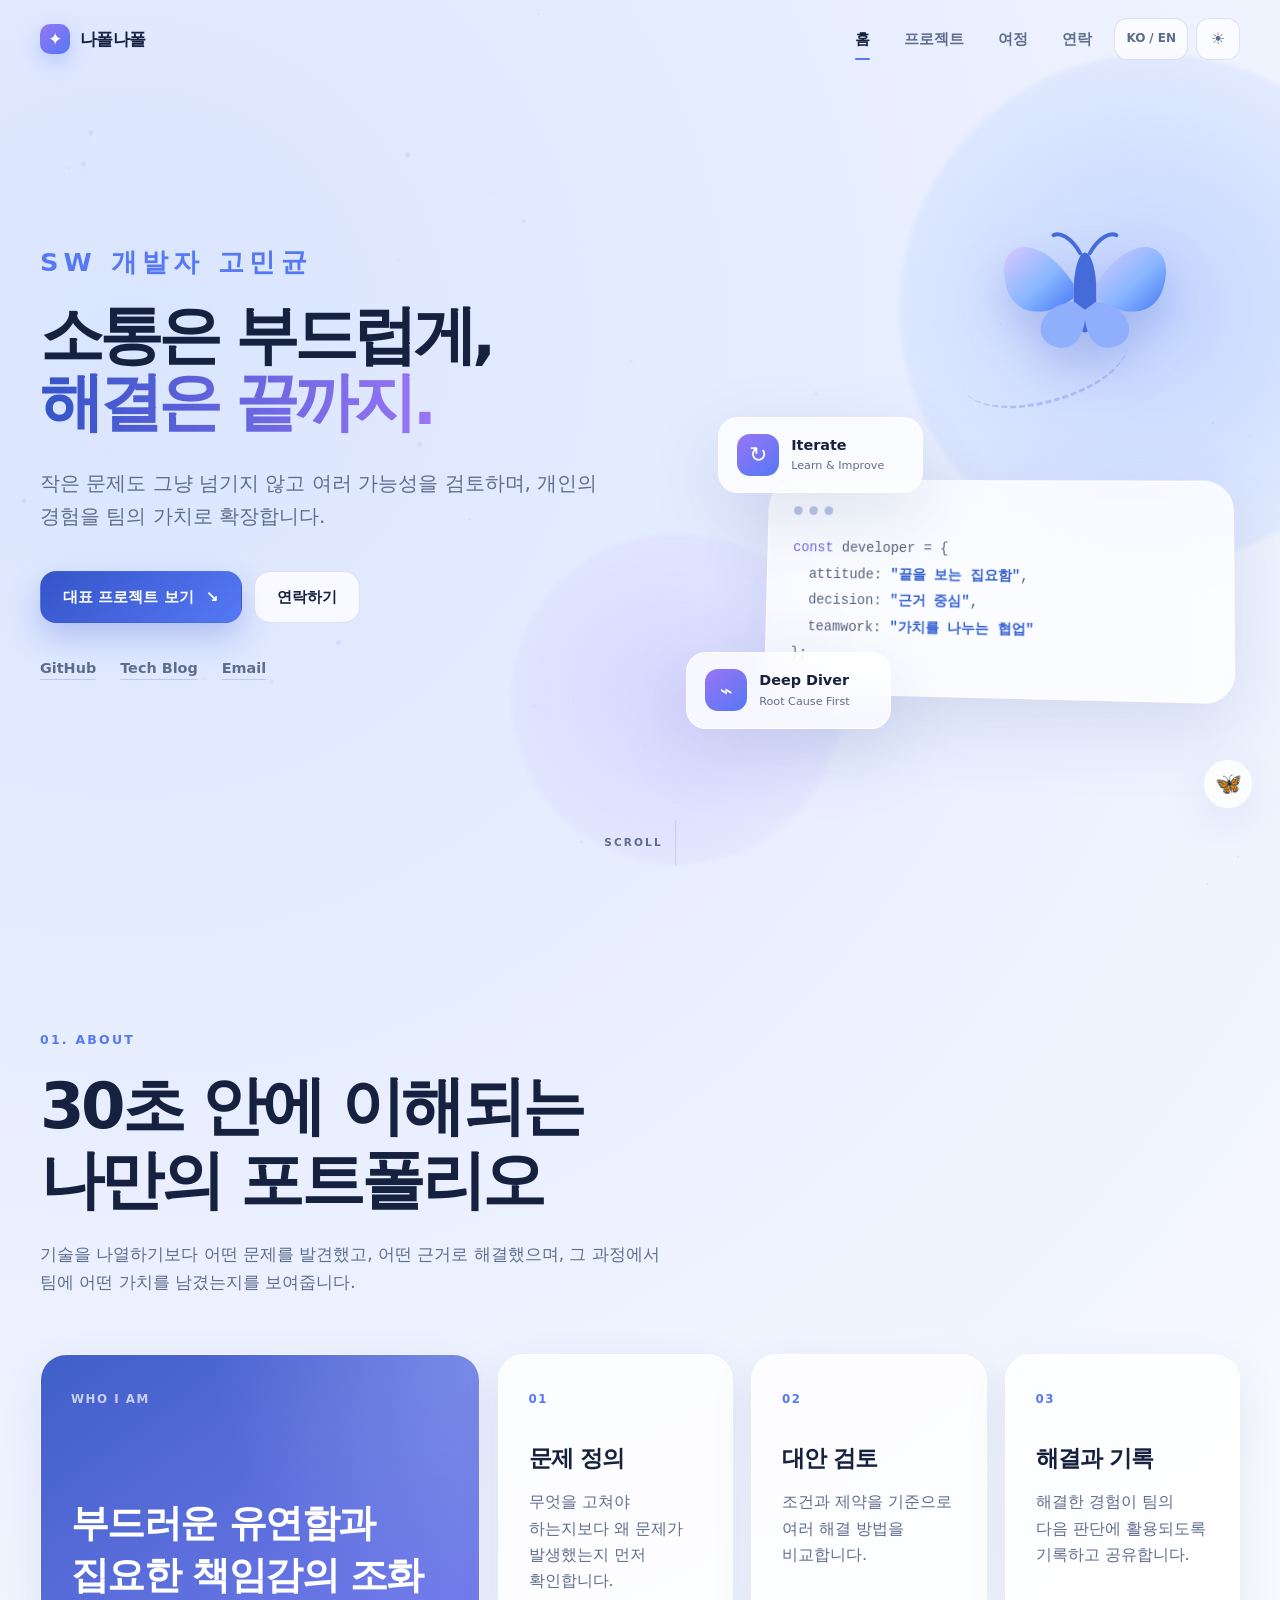
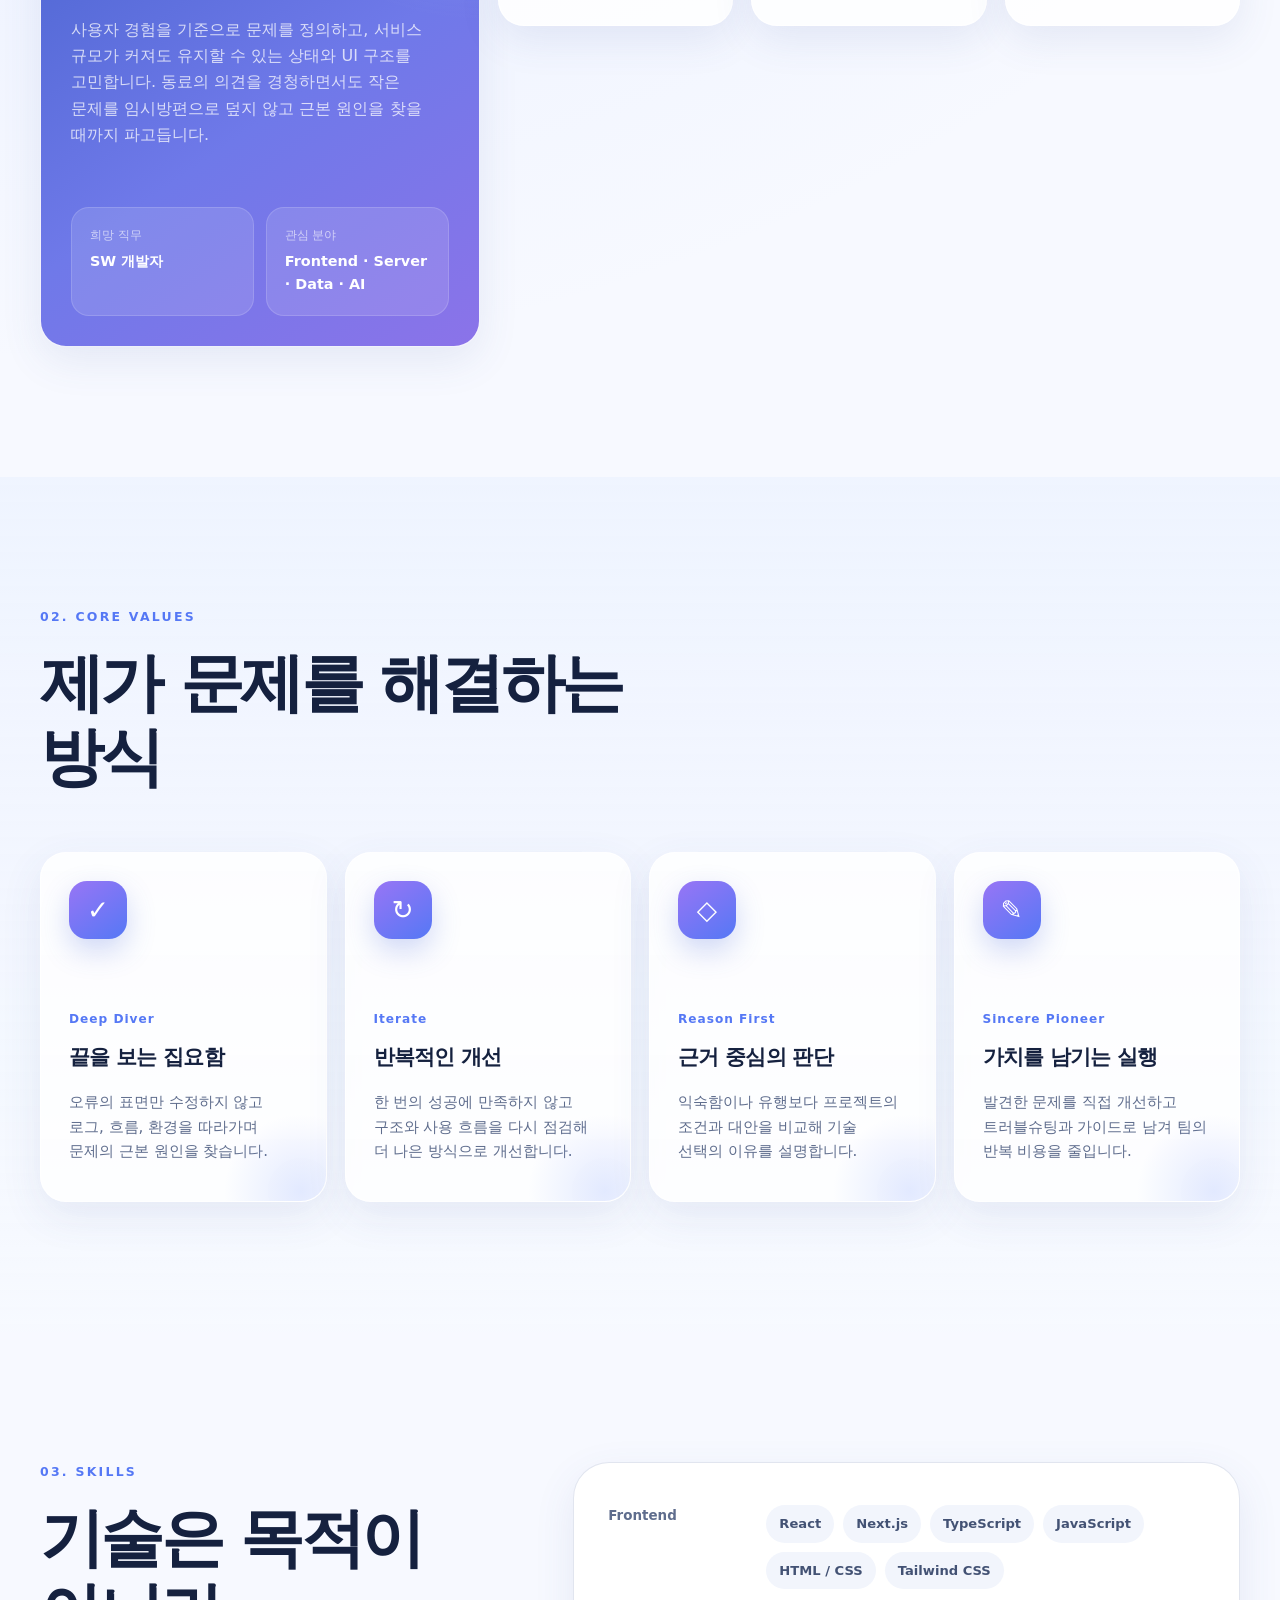
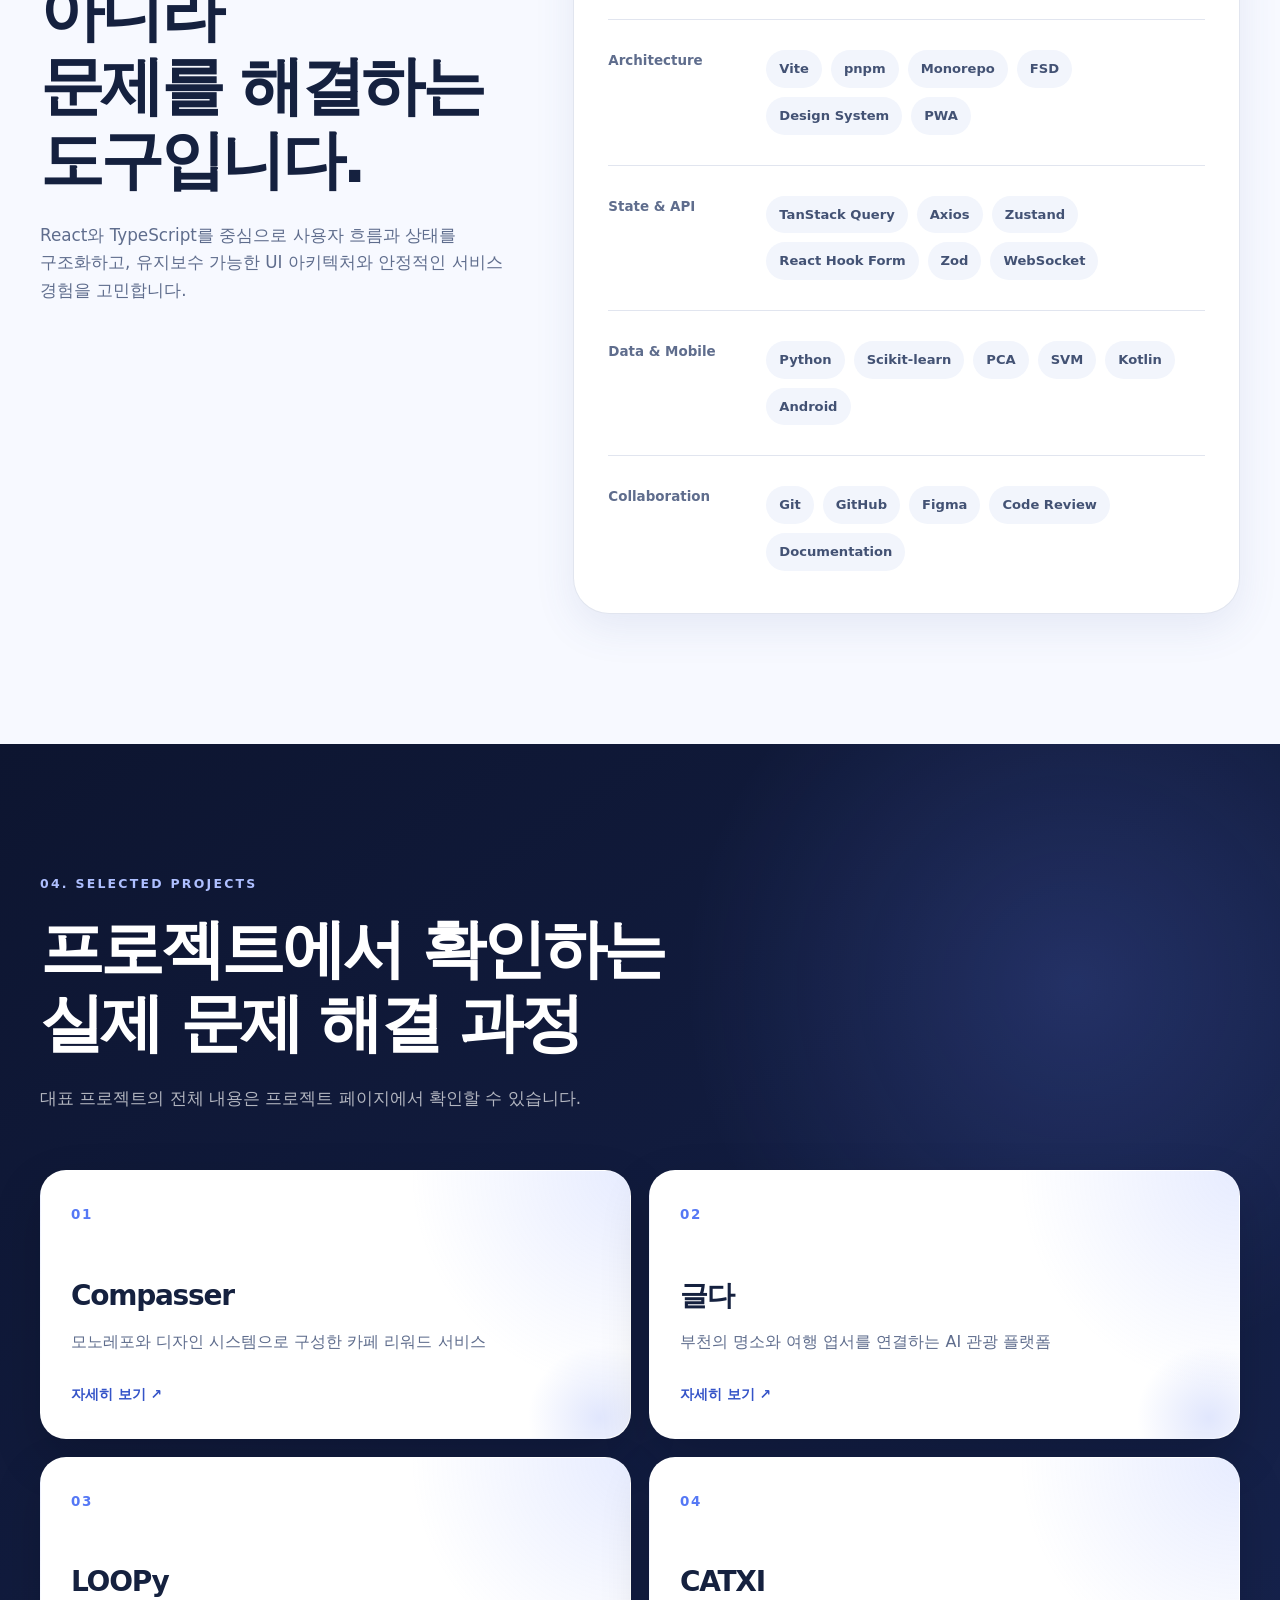
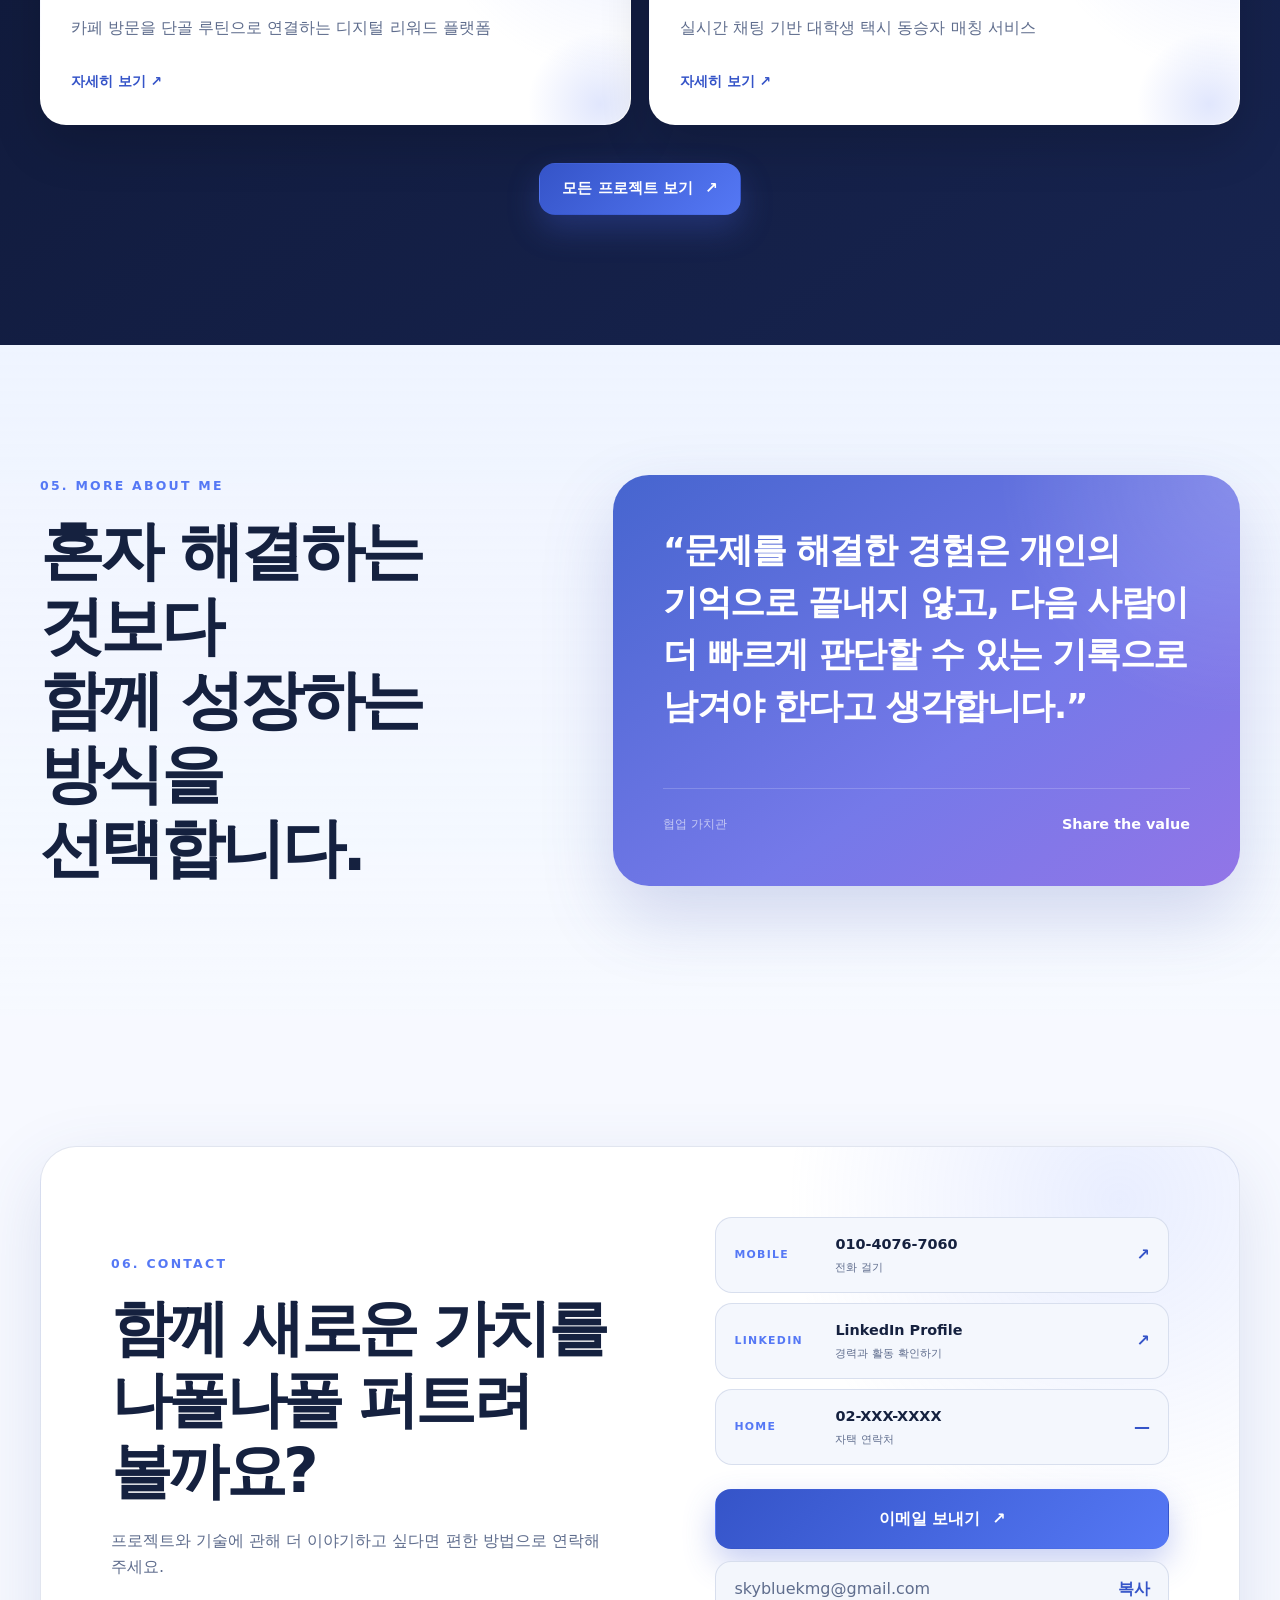
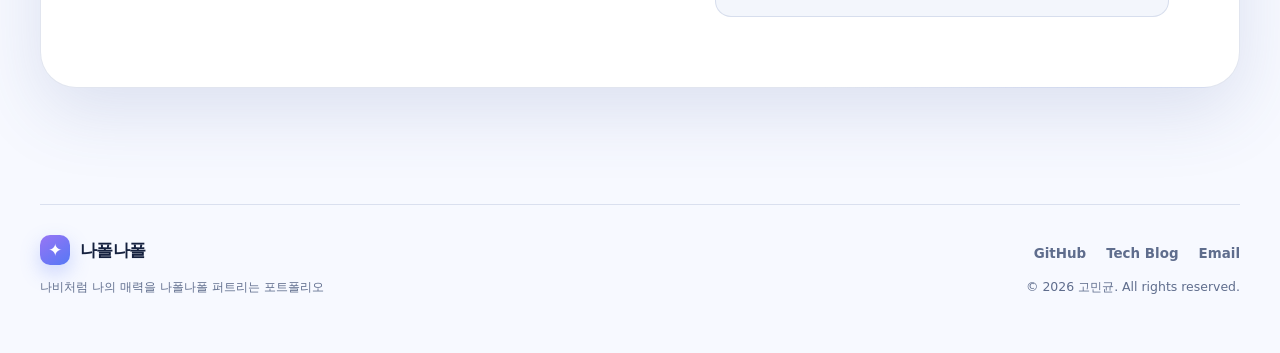
<file: index.html>
<!DOCTYPE html>
<html lang="ko" data-theme="light">
<head>
  <meta charset="UTF-8" />
  <meta name="viewport" content="width=device-width, initial-scale=1.0" />
  <meta
    name="description"
    content="소통은 부드럽게, 해결은 끝까지. SW 개발자 고민균의 포트폴리오입니다."
  />
  <meta property="og:title" content="나폴나폴 | 나만의 포트폴리오" />
  <meta
    property="og:description"
    content="나비처럼 나의 매력을 나폴나폴 퍼트리는 개발자 포트폴리오"
  />
  <meta property="og:image" content="../images/Thum.png" />
  <title>나폴나폴 | 나만의 포트폴리오</title>

  <meta name="theme-color" content="#f7f9ff" />
  <link rel="stylesheet" href="../css/style.css" />
  <script src="../js/script.js" defer></script>
</head>

<body data-page="home">

  <!-- 스크롤 진행률 -->
  <div
    class="scroll-progress"
    data-scroll-progress
    role="progressbar"
    aria-label="페이지 스크롤 진행률"
    aria-valuemin="0"
    aria-valuemax="100"
    aria-valuenow="0"
  >
    <span class="scroll-progress-bar"></span>
  </div>

  <!-- 배경 파티클 -->
  <canvas
    class="particle-canvas"
    data-particle-canvas
    aria-hidden="true"
  ></canvas>

  <!-- 커스텀 마우스 커서 -->
  <div class="custom-cursor custom-cursor-dot" data-cursor-dot aria-hidden="true"></div>
  <div class="custom-cursor custom-cursor-ring" data-cursor-ring aria-hidden="true"></div>

  <a class="skip-link" href="#main-content">본문으로 바로가기</a>


  <!-- 모든 페이지에서 동일하게 사용하는 네비게이션 -->
  <header class="site-header" id="top">
    <div class="container nav-wrap">
      <a class="brand" href="index.html#home" aria-label="나폴나폴 홈">
        <span class="brand-mark" aria-hidden="true">✦</span>
        <span>나폴나폴</span>
      </a>

      <button
        class="menu-button"
        type="button"
        aria-label="메뉴 열기"
        aria-expanded="false"
        aria-controls="primary-navigation"
      >
        <span></span>
        <span></span>
        <span></span>
      </button>

      <div class="navigation-area">
        <nav
          class="primary-navigation"
          id="primary-navigation"
          aria-label="주요 메뉴"
        >
          <a href="index.html" class="is-current" aria-current="page" data-i18n="nav.home">홈</a>
          <a href="projects.html" data-i18n="nav.projects">프로젝트</a>
          <a href="journey.html" data-i18n="nav.journey">여정</a>
          <a href="index.html#contact" data-i18n="nav.contact">연락</a>
        </nav>

        <div class="navigation-actions" aria-label="화면 설정">
          <button
            class="utility-button language-toggle"
            type="button"
            data-language-toggle
            aria-label="영어로 보기"
            aria-pressed="false"
          >
            <span class="language-current">KO</span>
            <span aria-hidden="true">/</span>
            <span class="language-next">EN</span>
          </button>

          <button
            class="utility-button theme-toggle"
            type="button"
            data-theme-toggle
            aria-label="다크 모드로 변경"
            aria-pressed="false"
          >
            <span class="theme-icon theme-icon-light" aria-hidden="true">☀</span>
            <span class="theme-icon theme-icon-dark" aria-hidden="true">☾</span>
          </button>
        </div>
      </div>
    </div>
  </header>


  <main id="main-content">
    <!-- HERO -->
    <section class="hero section" id="home">
      <div class="hero-orb hero-orb-one" aria-hidden="true"></div>
      <div class="hero-orb hero-orb-two" aria-hidden="true"></div>

      <div class="container hero-grid">
        <div class="hero-copy reveal">
          <p class="eyebrowhead" data-i18n="hero.role">SW 개발자 고민균</p>

          <h1>
            <span data-i18n="hero.line1">소통은 부드럽게,</span><br />
            <span class="text-gradient" data-i18n="hero.line2">
              해결은 끝까지.
            </span>
          </h1>

          <p class="hero-description" data-i18n="hero.description">
            작은 문제도 그냥 넘기지 않고 여러 가능성을 검토하며,
            개인의 경험을 팀의 가치로 확장합니다.
          </p>

          <div class="hero-actions">
            <a class="button button-primary" href="projects.html">
              <span data-i18n="hero.projects">대표 프로젝트 보기</span>
              <span aria-hidden="true">↘</span>
            </a>

            <a class="button button-secondary" href="#contact">
              <span data-i18n="hero.contact">연락하기</span>
            </a>
          </div>

          <ul class="quick-links" aria-label="외부 링크">
            <li>
              <a
                href="https://github.com/skyblue1232"
                target="_blank"
                rel="noreferrer"
              >
                GitHub
              </a>
            </li>
            <li>
              <a
                href="https://my-blog-min.vercel.app/"
                target="_blank"
                rel="noreferrer"
              >
                Tech Blog
              </a>
            </li>
            <li>
              <a href="mailto:skybluekmg@gmail.com">Email</a>
            </li>
          </ul>
        </div>

        <div class="hero-visual reveal" aria-label="나폴나폴 브랜드 비주얼">
          <div class="butterfly-scene" aria-hidden="true">
            <svg
              class="butterfly butterfly-main"
              viewBox="0 0 220 150"
              xmlns="http://www.w3.org/2000/svg"
            >
              <defs>
                <linearGradient id="wingGradient" x1="0" y1="0" x2="1" y2="1">
                  <stop offset="0%" stop-color="#d9c8ff" />
                  <stop offset="55%" stop-color="#89b7ff" />
                  <stop offset="100%" stop-color="#4778f5" />
                </linearGradient>
              </defs>
              <ellipse cx="110" cy="77" rx="12" ry="42" fill="#456ad9" />
              <path
                d="M98 68C60 9 13 23 28 72c11 35 48 28 70 11z"
                fill="url(#wingGradient)"
              />
              <path
                d="M122 68c38-59 85-45 70 4-11 35-48 28-70 11z"
                fill="url(#wingGradient)"
              />
              <path
                d="M99 87c-35 1-49 39-19 47 22 6 32-19 30-39z"
                fill="#8faefc"
              />
              <path
                d="M121 87c35 1 49 39 19 47-22 6-32-19-30-39z"
                fill="#8faefc"
              />
              <path
                d="M105 36c-10-18-22-22-28-19"
                fill="none"
                stroke="#456ad9"
                stroke-width="4"
                stroke-linecap="round"
              />
              <path
                d="M115 36c10-18 22-22 28-19"
                fill="none"
                stroke="#456ad9"
                stroke-width="4"
                stroke-linecap="round"
              />
            </svg>

            <div class="flight-path"></div>
          </div>

          <div class="floating-card code-card">
            <div class="window-dots" aria-hidden="true">
              <span></span><span></span><span></span>
            </div>
            <pre><code><span>const</span> developer = {
  attitude: <b>"끝을 보는 집요함"</b>,
  decision: <b>"근거 중심"</b>,
  teamwork: <b>"가치를 나누는 협업"</b>
};</code></pre>
          </div>

          <div class="floating-card mini-card mini-card-one">
            <span class="mini-icon">⌁</span>
            <div>
              <strong>Deep Diver</strong>
              <small>Root Cause First</small>
            </div>
          </div>

          <div class="floating-card mini-card mini-card-two">
            <span class="mini-icon">↻</span>
            <div>
              <strong>Iterate</strong>
              <small>Learn & Improve</small>
            </div>
          </div>
        </div>
      </div>

      <div class="scroll-guide" aria-hidden="true">
        <span>SCROLL</span>
        <i></i>
      </div>
    </section>

    <!-- ABOUT -->
    <section class="section" id="about">
      <div class="container">
        <div class="section-heading reveal">
          <p class="eyebrow">01. ABOUT</p>
          <h2>30초 안에 이해되는<br />나만의 포트폴리오</h2>
          <p>
            기술을 나열하기보다 어떤 문제를 발견했고, 어떤 근거로 해결했으며,
            그 과정에서 팀에 어떤 가치를 남겼는지를 보여줍니다.
          </p>
        </div>

        <div class="overview-grid">
          <article class="overview-card overview-card-large reveal">
            <span class="card-label">WHO I AM</span>
            <h3>부드러운 유연함과<br />집요한 책임감의 조화</h3>
            <p>
              사용자 경험을 기준으로 문제를 정의하고, 서비스 규모가 커져도
              유지할 수 있는 상태와 UI 구조를 고민합니다. 동료의 의견을
              경청하면서도 작은 문제를 임시방편으로 덮지 않고 근본 원인을
              찾을 때까지 파고듭니다.
            </p>

            <div class="profile-meta">
              <div>
                <span>희망 직무</span>
                <strong>SW 개발자</strong>
              </div>
              <div>
                <span>관심 분야</span>
                <strong>Frontend · Server · Data · AI</strong>
              </div>
            </div>
          </article>

          <article class="overview-card reveal">
            <span class="card-number">01</span>
            <h3>문제 정의</h3>
            <p>무엇을 고쳐야 하는지보다 왜 문제가 발생했는지 먼저 확인합니다.</p>
          </article>

          <article class="overview-card reveal">
            <span class="card-number">02</span>
            <h3>대안 검토</h3>
            <p>조건과 제약을 기준으로 여러 해결 방법을 비교합니다.</p>
          </article>

          <article class="overview-card reveal">
            <span class="card-number">03</span>
            <h3>해결과 기록</h3>
            <p>해결한 경험이 팀의 다음 판단에 활용되도록 기록하고 공유합니다.</p>
          </article>
        </div>
      </div>
    </section>

    <!-- VALUES -->
    <section class="section section-soft" id="values">
      <div class="container">
        <div class="section-heading reveal">
          <p class="eyebrow">02. CORE VALUES</p>
          <h2>제가 문제를 해결하는 방식</h2>
        </div>

        <div class="values-grid">
          <article class="value-card reveal">
            <div class="value-icon">✓</div>
            <span>Deep Diver</span>
            <h3>끝을 보는 집요함</h3>
            <p>
              오류의 표면만 수정하지 않고 로그, 흐름, 환경을 따라가며
              문제의 근본 원인을 찾습니다.
            </p>
          </article>

          <article class="value-card reveal">
            <div class="value-icon">↻</div>
            <span>Iterate</span>
            <h3>반복적인 개선</h3>
            <p>
              한 번의 성공에 만족하지 않고 구조와 사용 흐름을 다시 점검해
              더 나은 방식으로 개선합니다.
            </p>
          </article>

          <article class="value-card reveal">
            <div class="value-icon">◇</div>
            <span>Reason First</span>
            <h3>근거 중심의 판단</h3>
            <p>
              익숙함이나 유행보다 프로젝트의 조건과 대안을 비교해
              기술 선택의 이유를 설명합니다.
            </p>
          </article>

          <article class="value-card reveal">
            <div class="value-icon">✎</div>
            <span>Sincere Pioneer</span>
            <h3>가치를 남기는 실행</h3>
            <p>
              발견한 문제를 직접 개선하고 트러블슈팅과 가이드로 남겨
              팀의 반복 비용을 줄입니다.
            </p>
          </article>
        </div>
      </div>
    </section>

    <!-- SKILLS -->
    <section class="section" id="skills">
      <div class="container skill-layout">
        <div class="section-heading reveal">
          <p class="eyebrow">03. SKILLS</p>
          <h2>기술은 목적이 아니라<br />문제를 해결하는 도구입니다.</h2>
          <p>
            React와 TypeScript를 중심으로 사용자 흐름과 상태를 구조화하고,
            유지보수 가능한 UI 아키텍처와 안정적인 서비스 경험을 고민합니다.
          </p>
        </div>

        <div class="skill-board reveal">
          <div class="skill-row">
            <span>Frontend</span>
            <div>
              <strong>React</strong>
              <strong>Next.js</strong>
              <strong>TypeScript</strong>
              <strong>JavaScript</strong>
              <strong>HTML / CSS</strong>
              <strong>Tailwind CSS</strong>
            </div>
          </div>

          <div class="skill-row">
            <span>Architecture</span>
            <div>
              <strong>Vite</strong>
              <strong>pnpm</strong>
              <strong>Monorepo</strong>
              <strong>FSD</strong>
              <strong>Design System</strong>
              <strong>PWA</strong>
            </div>
          </div>

          <div class="skill-row">
            <span>State & API</span>
            <div>
              <strong>TanStack Query</strong>
              <strong>Axios</strong>
              <strong>Zustand</strong>
              <strong>React Hook Form</strong>
              <strong>Zod</strong>
              <strong>WebSocket</strong>
            </div>
          </div>

          <div class="skill-row">
            <span>Data & Mobile</span>
            <div>
              <strong>Python</strong>
              <strong>Scikit-learn</strong>
              <strong>PCA</strong>
              <strong>SVM</strong>
              <strong>Kotlin</strong>
              <strong>Android</strong>
            </div>
          </div>

          <div class="skill-row">
            <span>Collaboration</span>
            <div>
              <strong>Git</strong>
              <strong>GitHub</strong>
              <strong>Figma</strong>
              <strong>Code Review</strong>
              <strong>Documentation</strong>
            </div>
          </div>
        </div>
      </div>
    </section>

    <!-- HOME PROJECT PREVIEW -->
    <section class="section section-dark project-preview-section" id="project-preview">
      <div class="container">
        <div class="section-heading section-heading-light reveal">
          <p class="eyebrow">04. SELECTED PROJECTS</p>
          <h2>프로젝트에서 확인하는<br />실제 문제 해결 과정</h2>
          <p>
            대표 프로젝트의 전체 내용은 프로젝트 페이지에서 확인할 수 있습니다.
          </p>
        </div>

        <div class="project-preview-grid">
          <a class="project-preview-card reveal" href="projects.html#compasser">
            <span>01</span>
            <h3>Compasser</h3>
            <p>모노레포와 디자인 시스템으로 구성한 카페 리워드 서비스</p>
            <strong>자세히 보기 ↗</strong>
          </a>

          <a class="project-preview-card reveal" href="projects.html#geulda">
            <span>02</span>
            <h3>글다</h3>
            <p>부천의 명소와 여행 엽서를 연결하는 AI 관광 플랫폼</p>
            <strong>자세히 보기 ↗</strong>
          </a>

          <a class="project-preview-card reveal" href="projects.html#loopy">
            <span>03</span>
            <h3>LOOPy</h3>
            <p>카페 방문을 단골 루틴으로 연결하는 디지털 리워드 플랫폼</p>
            <strong>자세히 보기 ↗</strong>
          </a>

          <a class="project-preview-card reveal" href="projects.html#catxi">
            <span>04</span>
            <h3>CATXI</h3>
            <p>실시간 채팅 기반 대학생 택시 동승자 매칭 서비스</p>
            <strong>자세히 보기 ↗</strong>
          </a>
        </div>

        <div class="section-more-action reveal">
          <a class="button button-primary" href="projects.html">
            모든 프로젝트 보기
            <span aria-hidden="true">↗</span>
          </a>
        </div>
      </div>
    </section>

    <!-- MORE ABOUT -->
    <section class="section section-soft" id="more-about">
      <div class="container more-grid">
        <div class="section-heading reveal">
          <p class="eyebrow">05. MORE ABOUT ME</p>
          <h2>혼자 해결하는 것보다<br />함께 성장하는 방식을 선택합니다.</h2>
        </div>

        <div class="quote-card reveal">
          <p>
            “문제를 해결한 경험은 개인의 기억으로 끝내지 않고,
            다음 사람이 더 빠르게 판단할 수 있는 기록으로 남겨야 한다고 생각합니다.”
          </p>
          <div>
            <span>협업 가치관</span>
            <strong>Share the value</strong>
          </div>
        </div>
      </div>
    </section>

    <!-- CONTACT -->
    <section class="section contact-section" id="contact">
      <div class="container contact-box reveal">
        <div class="contact-intro">
          <p class="eyebrow">06. CONTACT</p>
          <h2>
            함께 새로운 가치를<br />
            나폴나폴 퍼트려 볼까요?
          </h2>
          <p>
            프로젝트와 기술에 관해 더 이야기하고 싶다면
            편한 방법으로 연락해 주세요.
          </p>
        </div>

        <div class="contact-content">
          <div class="contact-info-list">
            <a class="contact-info-item" href="tel:01040767060">
              <span class="contact-info-label">MOBILE</span>
              <div>
                <strong>010-4076-7060</strong>
                <small>전화 걸기</small>
              </div>
              <span aria-hidden="true">↗</span>
            </a>

            <a
              class="contact-info-item"
              href="https://www.linkedin.com/in/your-id/"
              target="_blank"
              rel="noreferrer"
            >
              <span class="contact-info-label">LINKEDIN</span>
              <div>
                <strong>LinkedIn Profile</strong>
                <small>경력과 활동 확인하기</small>
              </div>
              <span aria-hidden="true">↗</span>
            </a>

            <div class="contact-info-item">
              <span class="contact-info-label">HOME</span>
              <div>
                <strong>02-XXX-XXXX</strong>
                <small>자택 연락처</small>
              </div>
              <span aria-hidden="true">—</span>
            </div>
          </div>

          <div class="contact-actions">
            <a
              class="button button-primary button-large"
              href="mailto:skybluekmg@gmail.com"
            >
              이메일 보내기
              <span aria-hidden="true">↗</span>
            </a>

            <button
              class="copy-email"
              type="button"
              data-email="skybluekmg@gmail.com"
            >
              <span>skybluekmg@gmail.com</span>
              <strong>복사</strong>
            </button>
          </div>
        </div>
      </div>
    </section>
  </main>


  <footer class="site-footer">
    <div class="container footer-inner">
      <div>
        <a class="brand" href="index.html#home">
          <span class="brand-mark" aria-hidden="true">✦</span>
          <span>나폴나폴</span>
        </a>
        <p data-i18n="footer.description">
          나비처럼 나의 매력을 나폴나폴 퍼트리는 포트폴리오
        </p>
      </div>

      <div class="footer-right">
        <div class="footer-links">
          <a
            href="https://github.com/skyblue1232"
            target="_blank"
            rel="noreferrer"
          >
            GitHub
          </a>
          <a
            href="https://my-blog-min.vercel.app/"
            target="_blank"
            rel="noreferrer"
          >
            Tech Blog
          </a>
          <a href="mailto:skybluekmg@gmail.com">Email</a>
        </div>

        <p>© <span id="current-year"></span> 고민균. All rights reserved.</p>
      </div>
    </div>
  </footer>

  <!-- 이스터에그 -->
  <button
    class="easter-egg-butterfly"
    type="button"
    data-easter-egg
    aria-label="숨겨진 나비 찾기"
    title="나비를 눌러 보세요"
  >
    🦋
  </button>

  <aside
    class="easter-egg-panel"
    data-easter-egg-panel
    aria-live="polite"
    hidden
  >
    <strong>나폴나폴 이스터에그 발견!</strong>
    <p>작은 문제도 그냥 지나치지 않는 관찰력을 확인했습니다.</p>
    <button type="button" data-easter-egg-close>닫기</button>
  </aside>

  <button class="back-to-top" type="button" aria-label="맨 위로 이동">
    ↑
  </button>

  <div class="toast" role="status" aria-live="polite">
    이메일 주소를 복사했습니다.
  </div>

</body>
</html>
</file>
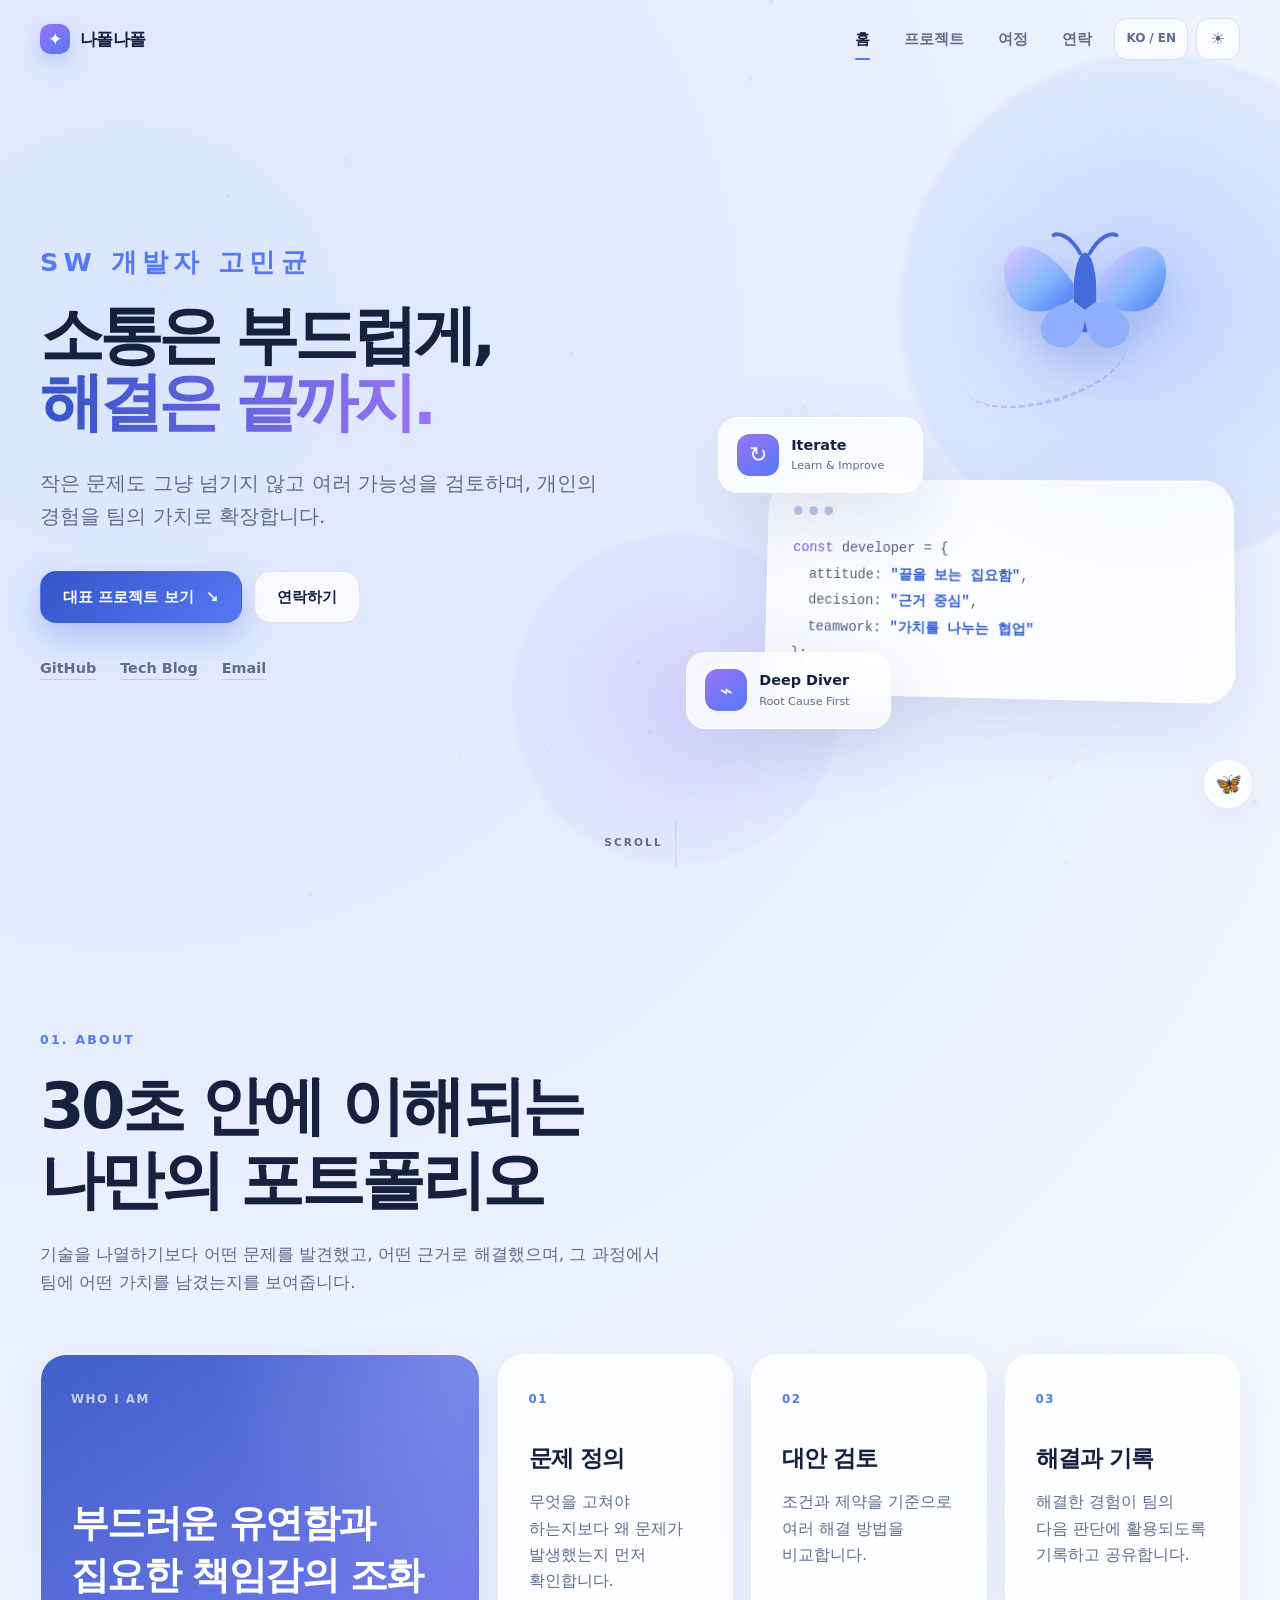
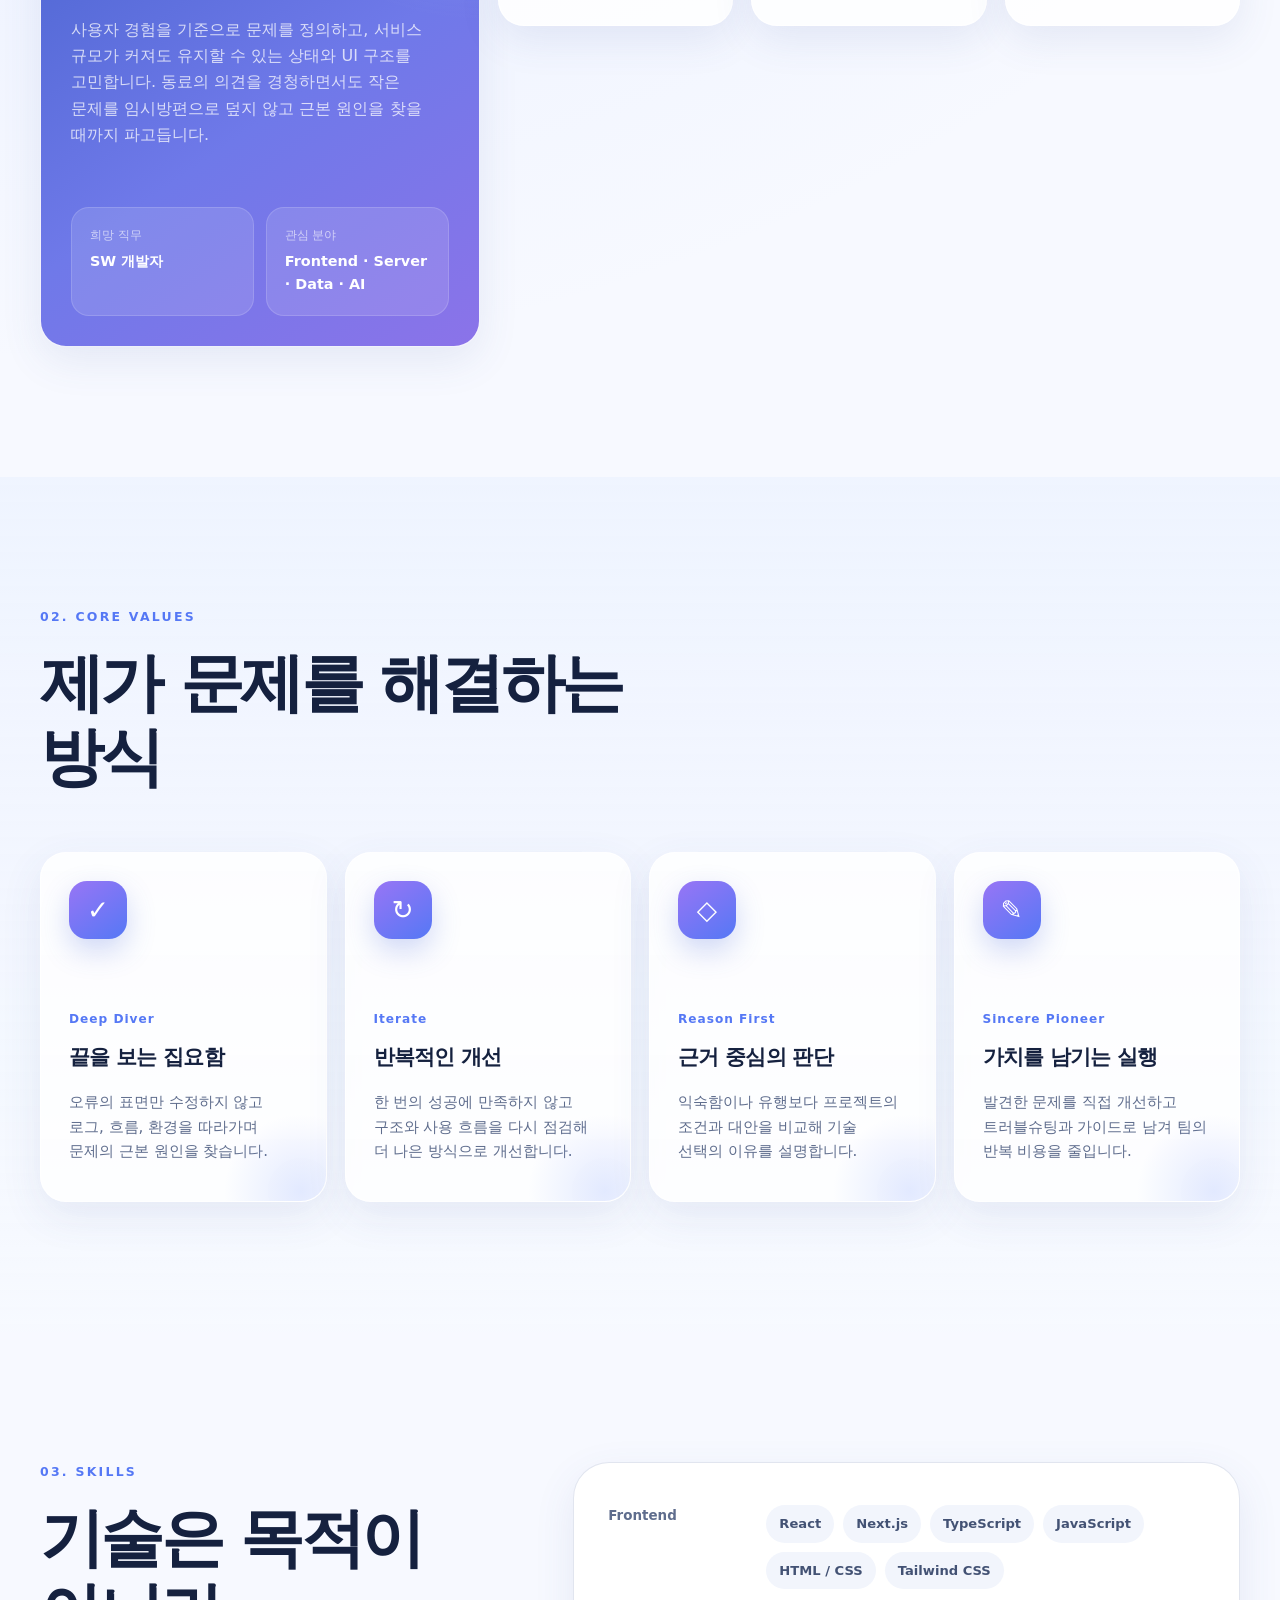
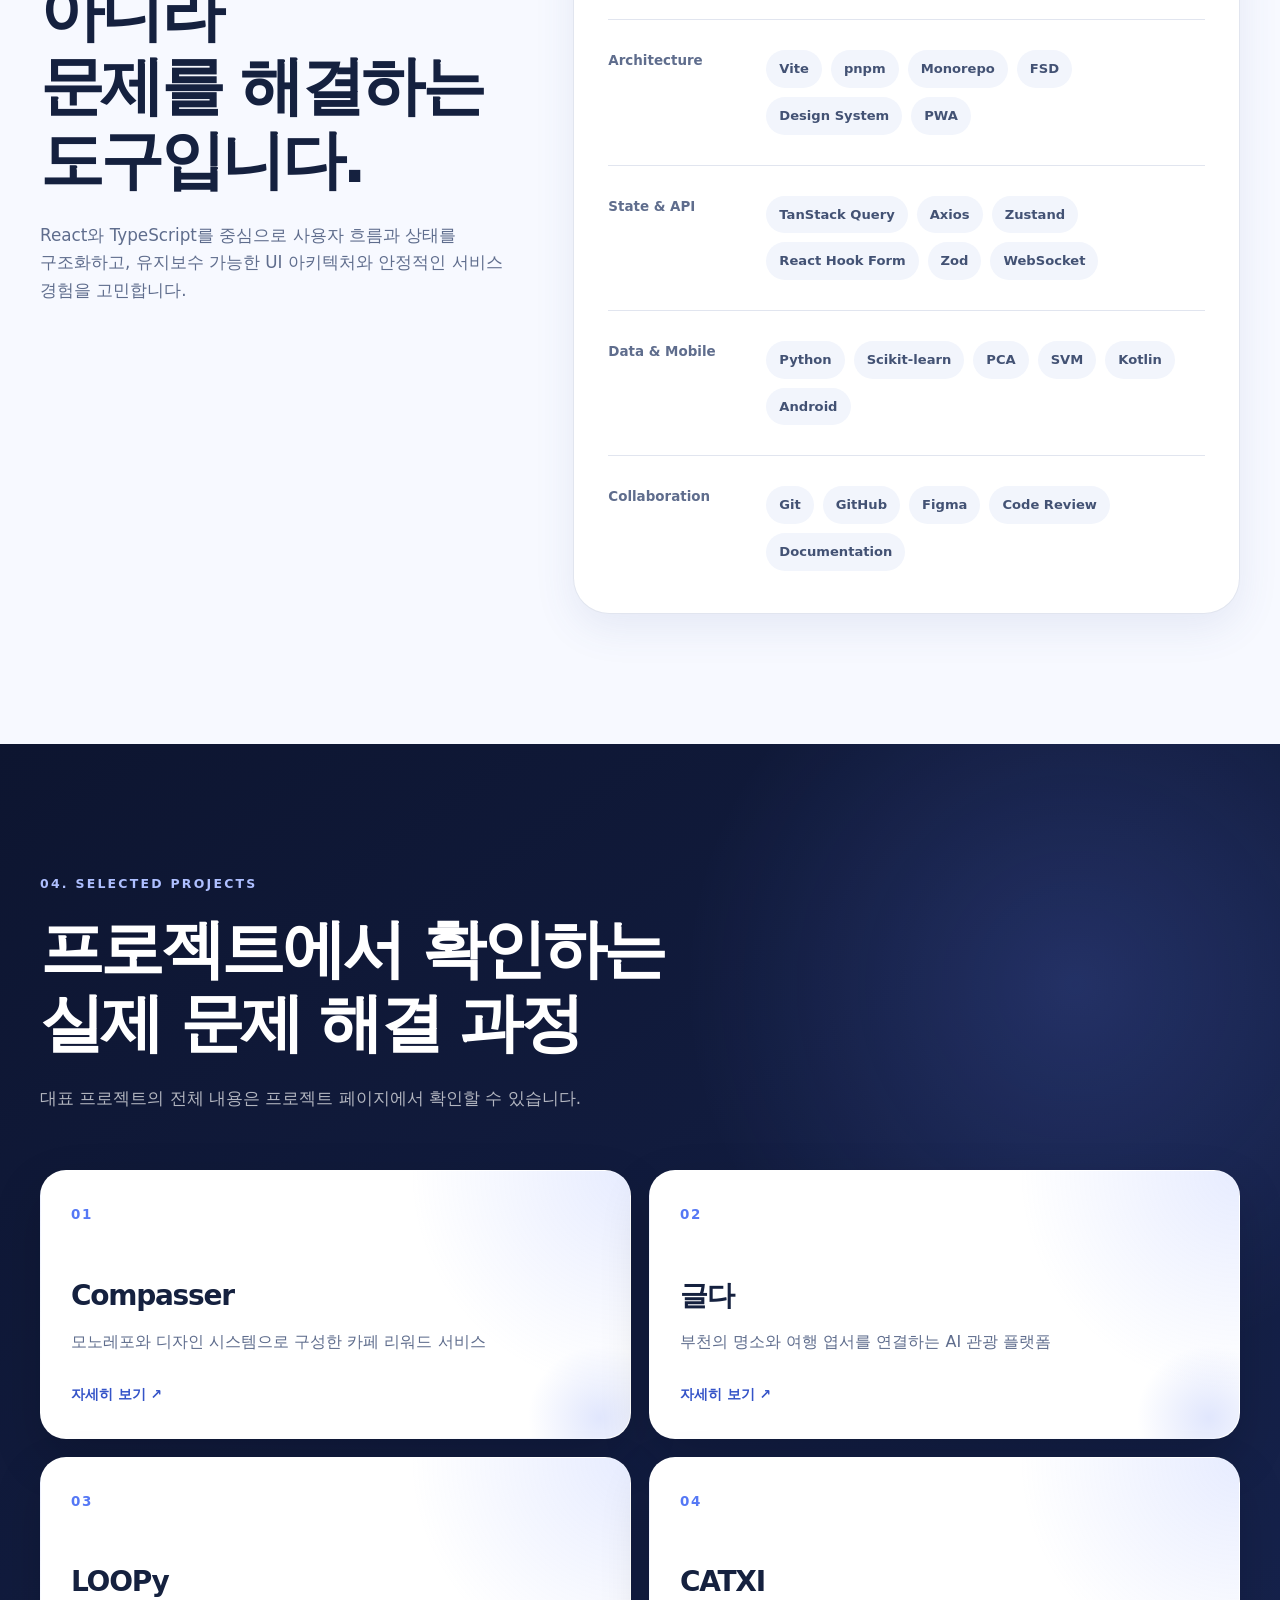
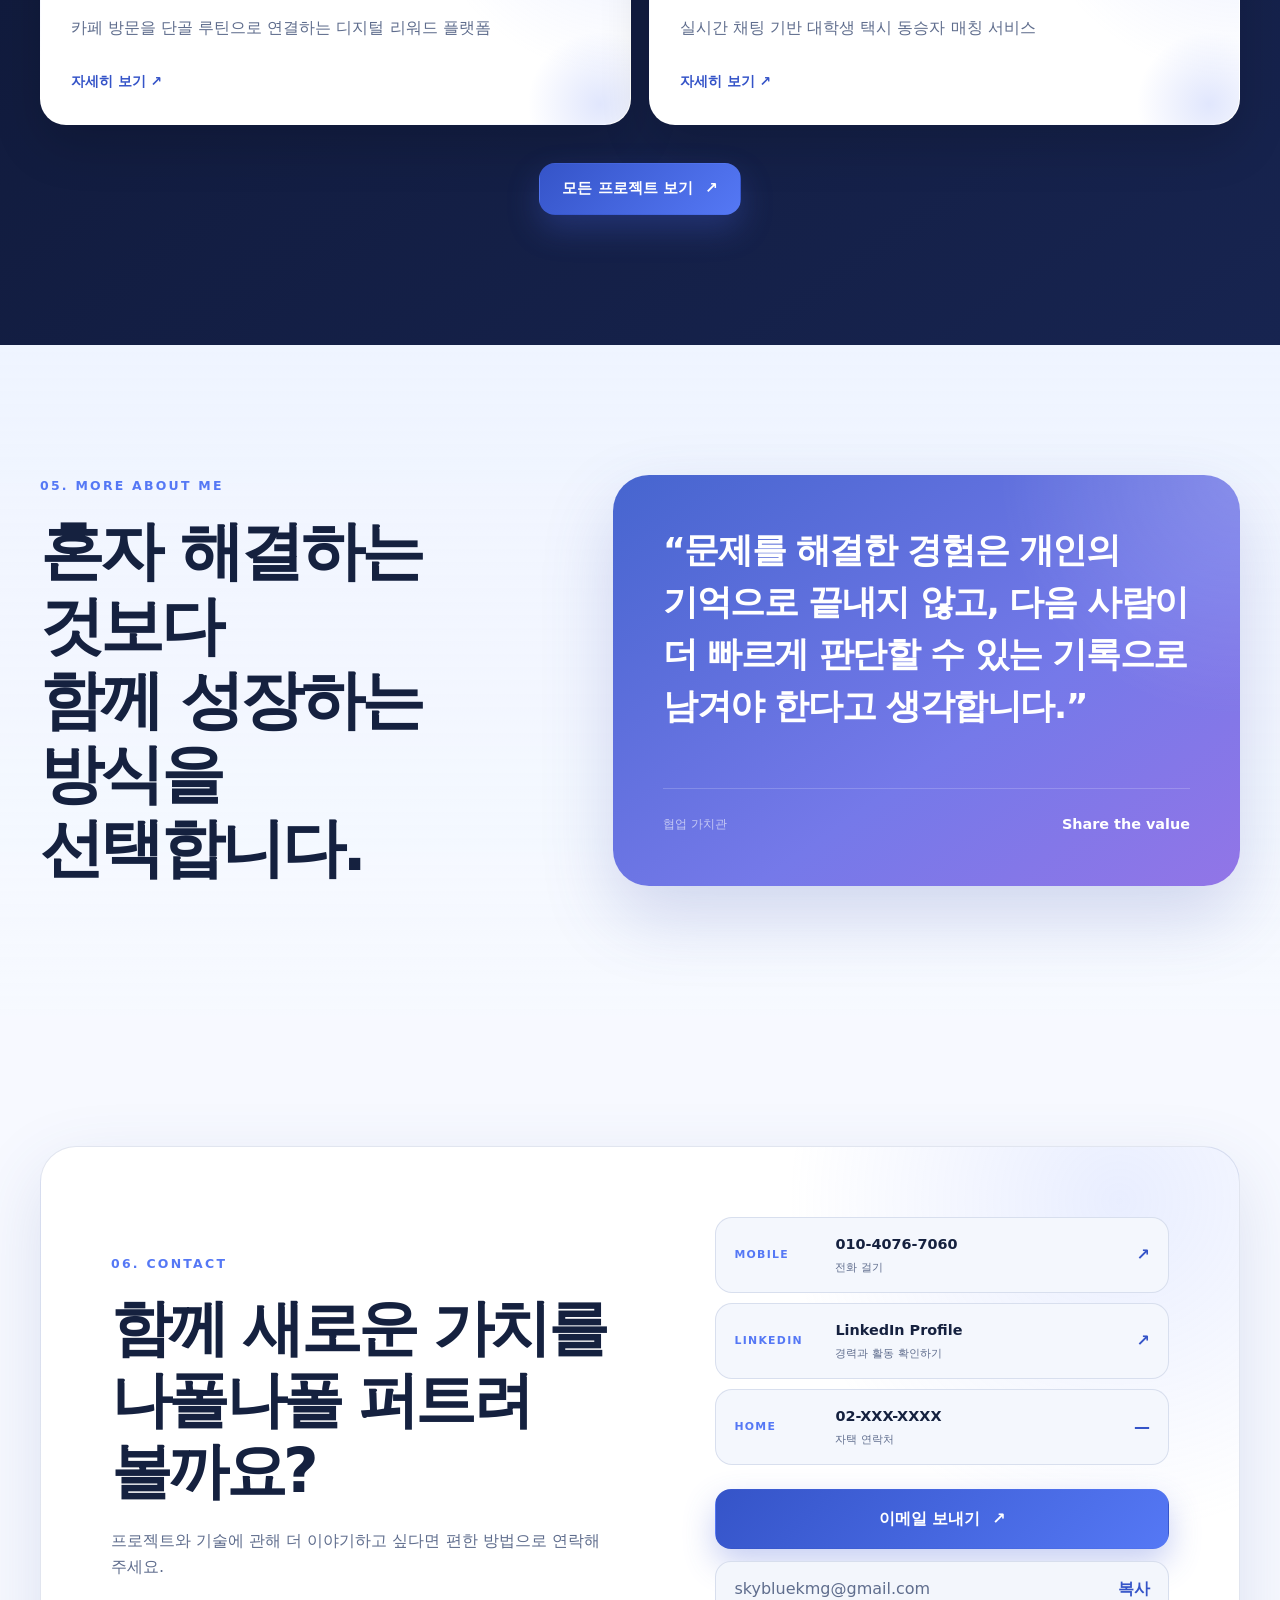
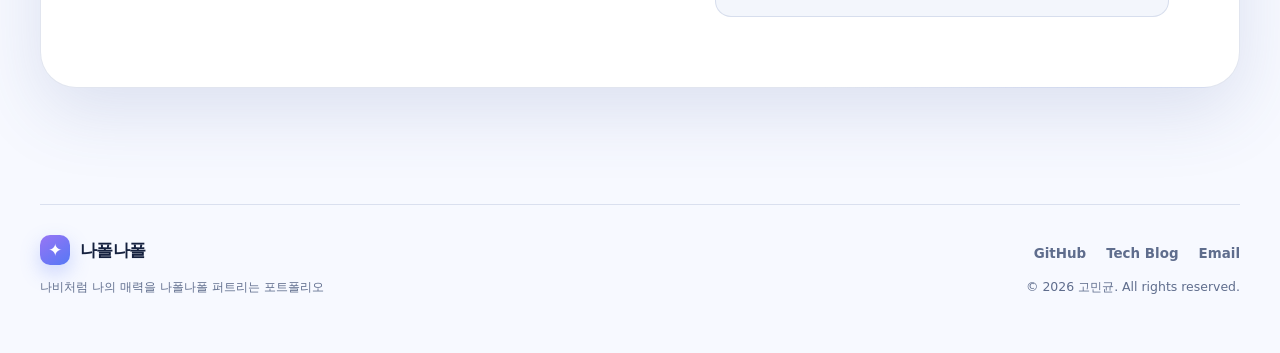
<file: html/index.html>
<!DOCTYPE html>
<html lang="ko" data-theme="light">
<head>
  <meta charset="UTF-8" />
  <meta name="viewport" content="width=device-width, initial-scale=1.0" />
  <meta
    name="description"
    content="소통은 부드럽게, 해결은 끝까지. SW 개발자 고민균의 포트폴리오입니다."
  />
  <meta property="og:title" content="나폴나폴 | 고민균 포트폴리오" />
  <meta
    property="og:description"
    content="나비처럼 나의 매력을 나폴나폴 퍼트리는 개발자 포트폴리오"
  />
  <meta property="og:image" content="../images/Thum.png" />
  <title>나폴나폴 | 고민균 포트폴리오</title>

  <meta name="theme-color" content="#f7f9ff" />
  <link rel="stylesheet" href="../css/style.css" />
  <script src="../js/script.js" defer></script>
</head>

<body data-page="home">

  <!-- 스크롤 진행률 -->
  <div
    class="scroll-progress"
    data-scroll-progress
    role="progressbar"
    aria-label="페이지 스크롤 진행률"
    aria-valuemin="0"
    aria-valuemax="100"
    aria-valuenow="0"
  >
    <span class="scroll-progress-bar"></span>
  </div>

  <!-- 배경 파티클 -->
  <canvas
    class="particle-canvas"
    data-particle-canvas
    aria-hidden="true"
  ></canvas>

  <!-- 커스텀 마우스 커서 -->
  <div class="custom-cursor custom-cursor-dot" data-cursor-dot aria-hidden="true"></div>
  <div class="custom-cursor custom-cursor-ring" data-cursor-ring aria-hidden="true"></div>

  <a class="skip-link" href="#main-content">본문으로 바로가기</a>


  <!-- 모든 페이지에서 동일하게 사용하는 네비게이션 -->
  <header class="site-header" id="top">
    <div class="container nav-wrap">
      <a class="brand" href="index.html#home" aria-label="나폴나폴 홈">
        <span class="brand-mark" aria-hidden="true">✦</span>
        <span>나폴나폴</span>
      </a>

      <button
        class="menu-button"
        type="button"
        aria-label="메뉴 열기"
        aria-expanded="false"
        aria-controls="primary-navigation"
      >
        <span></span>
        <span></span>
        <span></span>
      </button>

      <div class="navigation-area">
        <nav
          class="primary-navigation"
          id="primary-navigation"
          aria-label="주요 메뉴"
        >
          <a href="index.html" class="is-current" aria-current="page" data-i18n="nav.home">홈</a>
          <a href="projects.html" data-i18n="nav.projects">프로젝트</a>
          <a href="journey.html" data-i18n="nav.journey">여정</a>
          <a href="index.html#contact" data-i18n="nav.contact">연락</a>
        </nav>

        <div class="navigation-actions" aria-label="화면 설정">
          <button
            class="utility-button language-toggle"
            type="button"
            data-language-toggle
            aria-label="영어로 보기"
            aria-pressed="false"
          >
            <span class="language-current">KO</span>
            <span aria-hidden="true">/</span>
            <span class="language-next">EN</span>
          </button>

          <button
            class="utility-button theme-toggle"
            type="button"
            data-theme-toggle
            aria-label="다크 모드로 변경"
            aria-pressed="false"
          >
            <span class="theme-icon theme-icon-light" aria-hidden="true">☀</span>
            <span class="theme-icon theme-icon-dark" aria-hidden="true">☾</span>
          </button>
        </div>
      </div>
    </div>
  </header>


  <main id="main-content">
    <!-- HERO -->
    <section class="hero section" id="home">
      <div class="hero-orb hero-orb-one" aria-hidden="true"></div>
      <div class="hero-orb hero-orb-two" aria-hidden="true"></div>

      <div class="container hero-grid">
        <div class="hero-copy reveal">
          <p class="eyebrowhead" data-i18n="hero.role">SW 개발자 고민균</p>

          <h1>
            <span data-i18n="hero.line1">소통은 부드럽게,</span><br />
            <span class="text-gradient" data-i18n="hero.line2">
              해결은 끝까지.
            </span>
          </h1>

          <p class="hero-description" data-i18n="hero.description">
            작은 문제도 그냥 넘기지 않고 여러 가능성을 검토하며,
            개인의 경험을 팀의 가치로 확장합니다.
          </p>

          <div class="hero-actions">
            <a class="button button-primary" href="projects.html">
              <span data-i18n="hero.projects">대표 프로젝트 보기</span>
              <span aria-hidden="true">↘</span>
            </a>

            <a class="button button-secondary" href="#contact">
              <span data-i18n="hero.contact">연락하기</span>
            </a>
          </div>

          <ul class="quick-links" aria-label="외부 링크">
            <li>
              <a
                href="https://github.com/skyblue1232"
                target="_blank"
                rel="noreferrer"
              >
                GitHub
              </a>
            </li>
            <li>
              <a
                href="https://my-blog-min.vercel.app/"
                target="_blank"
                rel="noreferrer"
              >
                Tech Blog
              </a>
            </li>
            <li>
              <a href="mailto:skybluekmg@gmail.com">Email</a>
            </li>
          </ul>
        </div>

        <div class="hero-visual reveal" aria-label="나폴나폴 브랜드 비주얼">
          <div class="butterfly-scene" aria-hidden="true">
            <svg
              class="butterfly butterfly-main"
              viewBox="0 0 220 150"
              xmlns="http://www.w3.org/2000/svg"
            >
              <defs>
                <linearGradient id="wingGradient" x1="0" y1="0" x2="1" y2="1">
                  <stop offset="0%" stop-color="#d9c8ff" />
                  <stop offset="55%" stop-color="#89b7ff" />
                  <stop offset="100%" stop-color="#4778f5" />
                </linearGradient>
              </defs>
              <ellipse cx="110" cy="77" rx="12" ry="42" fill="#456ad9" />
              <path
                d="M98 68C60 9 13 23 28 72c11 35 48 28 70 11z"
                fill="url(#wingGradient)"
              />
              <path
                d="M122 68c38-59 85-45 70 4-11 35-48 28-70 11z"
                fill="url(#wingGradient)"
              />
              <path
                d="M99 87c-35 1-49 39-19 47 22 6 32-19 30-39z"
                fill="#8faefc"
              />
              <path
                d="M121 87c35 1 49 39 19 47-22 6-32-19-30-39z"
                fill="#8faefc"
              />
              <path
                d="M105 36c-10-18-22-22-28-19"
                fill="none"
                stroke="#456ad9"
                stroke-width="4"
                stroke-linecap="round"
              />
              <path
                d="M115 36c10-18 22-22 28-19"
                fill="none"
                stroke="#456ad9"
                stroke-width="4"
                stroke-linecap="round"
              />
            </svg>

            <div class="flight-path"></div>
          </div>

          <div class="floating-card code-card">
            <div class="window-dots" aria-hidden="true">
              <span></span><span></span><span></span>
            </div>
            <pre><code><span>const</span> developer = {
  attitude: <b>"끝을 보는 집요함"</b>,
  decision: <b>"근거 중심"</b>,
  teamwork: <b>"가치를 나누는 협업"</b>
};</code></pre>
          </div>

          <div class="floating-card mini-card mini-card-one">
            <span class="mini-icon">⌁</span>
            <div>
              <strong>Deep Diver</strong>
              <small>Root Cause First</small>
            </div>
          </div>

          <div class="floating-card mini-card mini-card-two">
            <span class="mini-icon">↻</span>
            <div>
              <strong>Iterate</strong>
              <small>Learn & Improve</small>
            </div>
          </div>
        </div>
      </div>

      <div class="scroll-guide" aria-hidden="true">
        <span>SCROLL</span>
        <i></i>
      </div>
    </section>

    <!-- ABOUT -->
    <section class="section" id="about">
      <div class="container">
        <div class="section-heading reveal">
          <p class="eyebrow">01. ABOUT</p>
          <h2>30초 안에 이해되는<br />나만의 포트폴리오</h2>
          <p>
            기술을 나열하기보다 어떤 문제를 발견했고, 어떤 근거로 해결했으며,
            그 과정에서 팀에 어떤 가치를 남겼는지를 보여줍니다.
          </p>
        </div>

        <div class="overview-grid">
          <article class="overview-card overview-card-large reveal">
            <span class="card-label">WHO I AM</span>
            <h3>부드러운 유연함과<br />집요한 책임감의 조화</h3>
            <p>
              사용자 경험을 기준으로 문제를 정의하고, 서비스 규모가 커져도
              유지할 수 있는 상태와 UI 구조를 고민합니다. 동료의 의견을
              경청하면서도 작은 문제를 임시방편으로 덮지 않고 근본 원인을
              찾을 때까지 파고듭니다.
            </p>

            <div class="profile-meta">
              <div>
                <span>희망 직무</span>
                <strong>SW 개발자</strong>
              </div>
              <div>
                <span>관심 분야</span>
                <strong>Frontend · Server · Data · AI</strong>
              </div>
            </div>
          </article>

          <article class="overview-card reveal">
            <span class="card-number">01</span>
            <h3>문제 정의</h3>
            <p>무엇을 고쳐야 하는지보다 왜 문제가 발생했는지 먼저 확인합니다.</p>
          </article>

          <article class="overview-card reveal">
            <span class="card-number">02</span>
            <h3>대안 검토</h3>
            <p>조건과 제약을 기준으로 여러 해결 방법을 비교합니다.</p>
          </article>

          <article class="overview-card reveal">
            <span class="card-number">03</span>
            <h3>해결과 기록</h3>
            <p>해결한 경험이 팀의 다음 판단에 활용되도록 기록하고 공유합니다.</p>
          </article>
        </div>
      </div>
    </section>

    <!-- VALUES -->
    <section class="section section-soft" id="values">
      <div class="container">
        <div class="section-heading reveal">
          <p class="eyebrow">02. CORE VALUES</p>
          <h2>제가 문제를 해결하는 방식</h2>
        </div>

        <div class="values-grid">
          <article class="value-card reveal">
            <div class="value-icon">✓</div>
            <span>Deep Diver</span>
            <h3>끝을 보는 집요함</h3>
            <p>
              오류의 표면만 수정하지 않고 로그, 흐름, 환경을 따라가며
              문제의 근본 원인을 찾습니다.
            </p>
          </article>

          <article class="value-card reveal">
            <div class="value-icon">↻</div>
            <span>Iterate</span>
            <h3>반복적인 개선</h3>
            <p>
              한 번의 성공에 만족하지 않고 구조와 사용 흐름을 다시 점검해
              더 나은 방식으로 개선합니다.
            </p>
          </article>

          <article class="value-card reveal">
            <div class="value-icon">◇</div>
            <span>Reason First</span>
            <h3>근거 중심의 판단</h3>
            <p>
              익숙함이나 유행보다 프로젝트의 조건과 대안을 비교해
              기술 선택의 이유를 설명합니다.
            </p>
          </article>

          <article class="value-card reveal">
            <div class="value-icon">✎</div>
            <span>Sincere Pioneer</span>
            <h3>가치를 남기는 실행</h3>
            <p>
              발견한 문제를 직접 개선하고 트러블슈팅과 가이드로 남겨
              팀의 반복 비용을 줄입니다.
            </p>
          </article>
        </div>
      </div>
    </section>

    <!-- SKILLS -->
    <section class="section" id="skills">
      <div class="container skill-layout">
        <div class="section-heading reveal">
          <p class="eyebrow">03. SKILLS</p>
          <h2>기술은 목적이 아니라<br />문제를 해결하는 도구입니다.</h2>
          <p>
            React와 TypeScript를 중심으로 사용자 흐름과 상태를 구조화하고,
            유지보수 가능한 UI 아키텍처와 안정적인 서비스 경험을 고민합니다.
          </p>
        </div>

        <div class="skill-board reveal">
          <div class="skill-row">
            <span>Frontend</span>
            <div>
              <strong>React</strong>
              <strong>Next.js</strong>
              <strong>TypeScript</strong>
              <strong>JavaScript</strong>
              <strong>HTML / CSS</strong>
              <strong>Tailwind CSS</strong>
            </div>
          </div>

          <div class="skill-row">
            <span>Architecture</span>
            <div>
              <strong>Vite</strong>
              <strong>pnpm</strong>
              <strong>Monorepo</strong>
              <strong>FSD</strong>
              <strong>Design System</strong>
              <strong>PWA</strong>
            </div>
          </div>

          <div class="skill-row">
            <span>State & API</span>
            <div>
              <strong>TanStack Query</strong>
              <strong>Axios</strong>
              <strong>Zustand</strong>
              <strong>React Hook Form</strong>
              <strong>Zod</strong>
              <strong>WebSocket</strong>
            </div>
          </div>

          <div class="skill-row">
            <span>Data & Mobile</span>
            <div>
              <strong>Python</strong>
              <strong>Scikit-learn</strong>
              <strong>PCA</strong>
              <strong>SVM</strong>
              <strong>Kotlin</strong>
              <strong>Android</strong>
            </div>
          </div>

          <div class="skill-row">
            <span>Collaboration</span>
            <div>
              <strong>Git</strong>
              <strong>GitHub</strong>
              <strong>Figma</strong>
              <strong>Code Review</strong>
              <strong>Documentation</strong>
            </div>
          </div>
        </div>
      </div>
    </section>

    <!-- HOME PROJECT PREVIEW -->
    <section class="section section-dark project-preview-section" id="project-preview">
      <div class="container">
        <div class="section-heading section-heading-light reveal">
          <p class="eyebrow">04. SELECTED PROJECTS</p>
          <h2>프로젝트에서 확인하는<br />실제 문제 해결 과정</h2>
          <p>
            대표 프로젝트의 전체 내용은 프로젝트 페이지에서 확인할 수 있습니다.
          </p>
        </div>

        <div class="project-preview-grid">
          <a class="project-preview-card reveal" href="projects.html#compasser">
            <span>01</span>
            <h3>Compasser</h3>
            <p>모노레포와 디자인 시스템으로 구성한 카페 리워드 서비스</p>
            <strong>자세히 보기 ↗</strong>
          </a>

          <a class="project-preview-card reveal" href="projects.html#geulda">
            <span>02</span>
            <h3>글다</h3>
            <p>부천의 명소와 여행 엽서를 연결하는 AI 관광 플랫폼</p>
            <strong>자세히 보기 ↗</strong>
          </a>

          <a class="project-preview-card reveal" href="projects.html#loopy">
            <span>03</span>
            <h3>LOOPy</h3>
            <p>카페 방문을 단골 루틴으로 연결하는 디지털 리워드 플랫폼</p>
            <strong>자세히 보기 ↗</strong>
          </a>

          <a class="project-preview-card reveal" href="projects.html#catxi">
            <span>04</span>
            <h3>CATXI</h3>
            <p>실시간 채팅 기반 대학생 택시 동승자 매칭 서비스</p>
            <strong>자세히 보기 ↗</strong>
          </a>
        </div>

        <div class="section-more-action reveal">
          <a class="button button-primary" href="projects.html">
            모든 프로젝트 보기
            <span aria-hidden="true">↗</span>
          </a>
        </div>
      </div>
    </section>

    <!-- MORE ABOUT -->
    <section class="section section-soft" id="more-about">
      <div class="container more-grid">
        <div class="section-heading reveal">
          <p class="eyebrow">05. MORE ABOUT ME</p>
          <h2>혼자 해결하는 것보다<br />함께 성장하는 방식을 선택합니다.</h2>
        </div>

        <div class="quote-card reveal">
          <p>
            “문제를 해결한 경험은 개인의 기억으로 끝내지 않고,
            다음 사람이 더 빠르게 판단할 수 있는 기록으로 남겨야 한다고 생각합니다.”
          </p>
          <div>
            <span>협업 가치관</span>
            <strong>Share the value</strong>
          </div>
        </div>
      </div>
    </section>

    <!-- CONTACT -->
    <section class="section contact-section" id="contact">
      <div class="container contact-box reveal">
        <div class="contact-intro">
          <p class="eyebrow">06. CONTACT</p>
          <h2>
            함께 새로운 가치를<br />
            나폴나폴 퍼트려 볼까요?
          </h2>
          <p>
            프로젝트와 기술에 관해 더 이야기하고 싶다면
            편한 방법으로 연락해 주세요.
          </p>
        </div>

        <div class="contact-content">
          <div class="contact-info-list">
            <a class="contact-info-item" href="tel:01040767060">
              <span class="contact-info-label">MOBILE</span>
              <div>
                <strong>010-4076-7060</strong>
                <small>전화 걸기</small>
              </div>
              <span aria-hidden="true">↗</span>
            </a>

            <a
              class="contact-info-item"
              href="https://www.linkedin.com/in/your-id/"
              target="_blank"
              rel="noreferrer"
            >
              <span class="contact-info-label">LINKEDIN</span>
              <div>
                <strong>LinkedIn Profile</strong>
                <small>경력과 활동 확인하기</small>
              </div>
              <span aria-hidden="true">↗</span>
            </a>

            <div class="contact-info-item">
              <span class="contact-info-label">HOME</span>
              <div>
                <strong>02-XXX-XXXX</strong>
                <small>자택 연락처</small>
              </div>
              <span aria-hidden="true">—</span>
            </div>
          </div>

          <div class="contact-actions">
            <a
              class="button button-primary button-large"
              href="mailto:skybluekmg@gmail.com"
            >
              이메일 보내기
              <span aria-hidden="true">↗</span>
            </a>

            <button
              class="copy-email"
              type="button"
              data-email="skybluekmg@gmail.com"
            >
              <span>skybluekmg@gmail.com</span>
              <strong>복사</strong>
            </button>
          </div>
        </div>
      </div>
    </section>
  </main>


  <footer class="site-footer">
    <div class="container footer-inner">
      <div>
        <a class="brand" href="index.html#home">
          <span class="brand-mark" aria-hidden="true">✦</span>
          <span>나폴나폴</span>
        </a>
        <p data-i18n="footer.description">
          나비처럼 나의 매력을 나폴나폴 퍼트리는 포트폴리오
        </p>
      </div>

      <div class="footer-right">
        <div class="footer-links">
          <a
            href="https://github.com/skyblue1232"
            target="_blank"
            rel="noreferrer"
          >
            GitHub
          </a>
          <a
            href="https://my-blog-min.vercel.app/"
            target="_blank"
            rel="noreferrer"
          >
            Tech Blog
          </a>
          <a href="mailto:skybluekmg@gmail.com">Email</a>
        </div>

        <p>© <span id="current-year"></span> 고민균. All rights reserved.</p>
      </div>
    </div>
  </footer>

  <!-- 이스터에그 -->
  <button
    class="easter-egg-butterfly"
    type="button"
    data-easter-egg
    aria-label="숨겨진 나비 찾기"
    title="나비를 눌러 보세요"
  >
    🦋
  </button>

  <aside
    class="easter-egg-panel"
    data-easter-egg-panel
    aria-live="polite"
    hidden
  >
    <strong>나폴나폴 이스터에그 발견!</strong>
    <p>작은 문제도 그냥 지나치지 않는 관찰력을 확인했습니다.</p>
    <button type="button" data-easter-egg-close>닫기</button>
  </aside>

  <button class="back-to-top" type="button" aria-label="맨 위로 이동">
    ↑
  </button>

  <div class="toast" role="status" aria-live="polite">
    이메일 주소를 복사했습니다.
  </div>

</body>
</html>
</file>
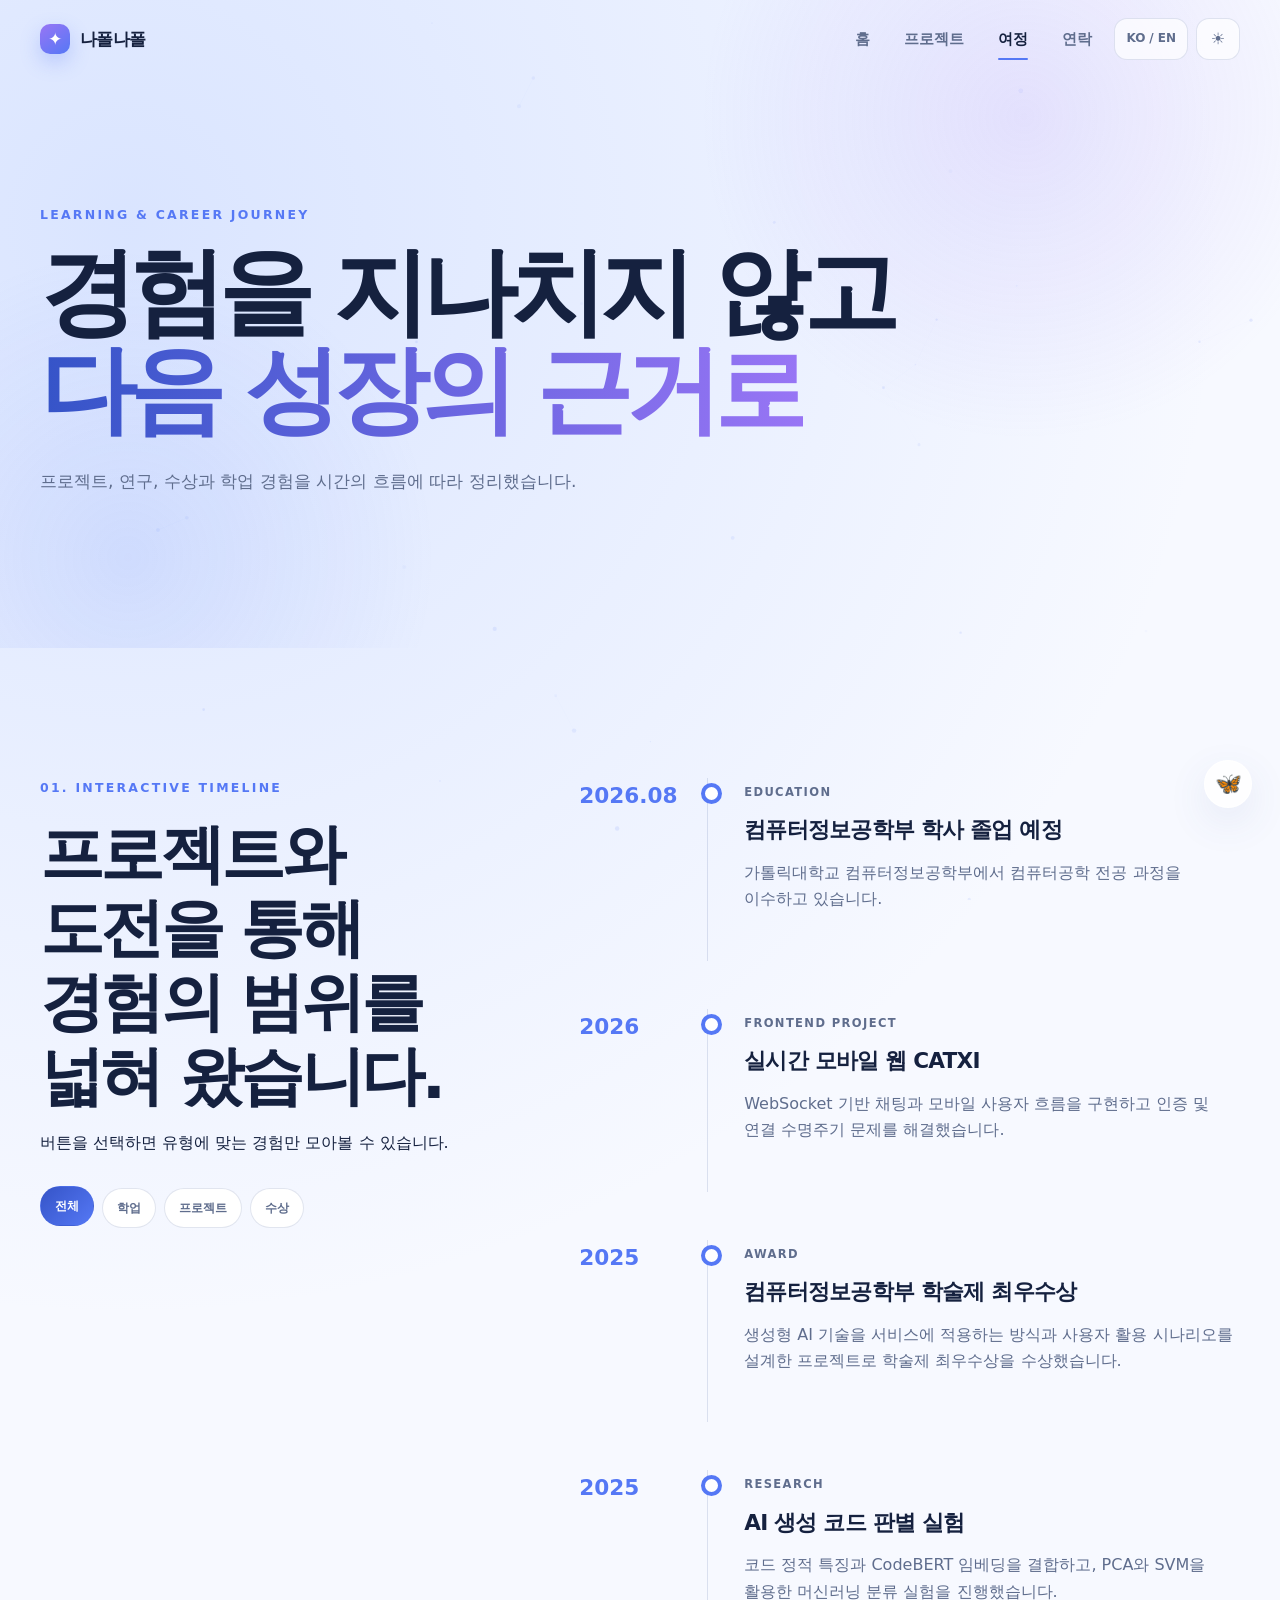
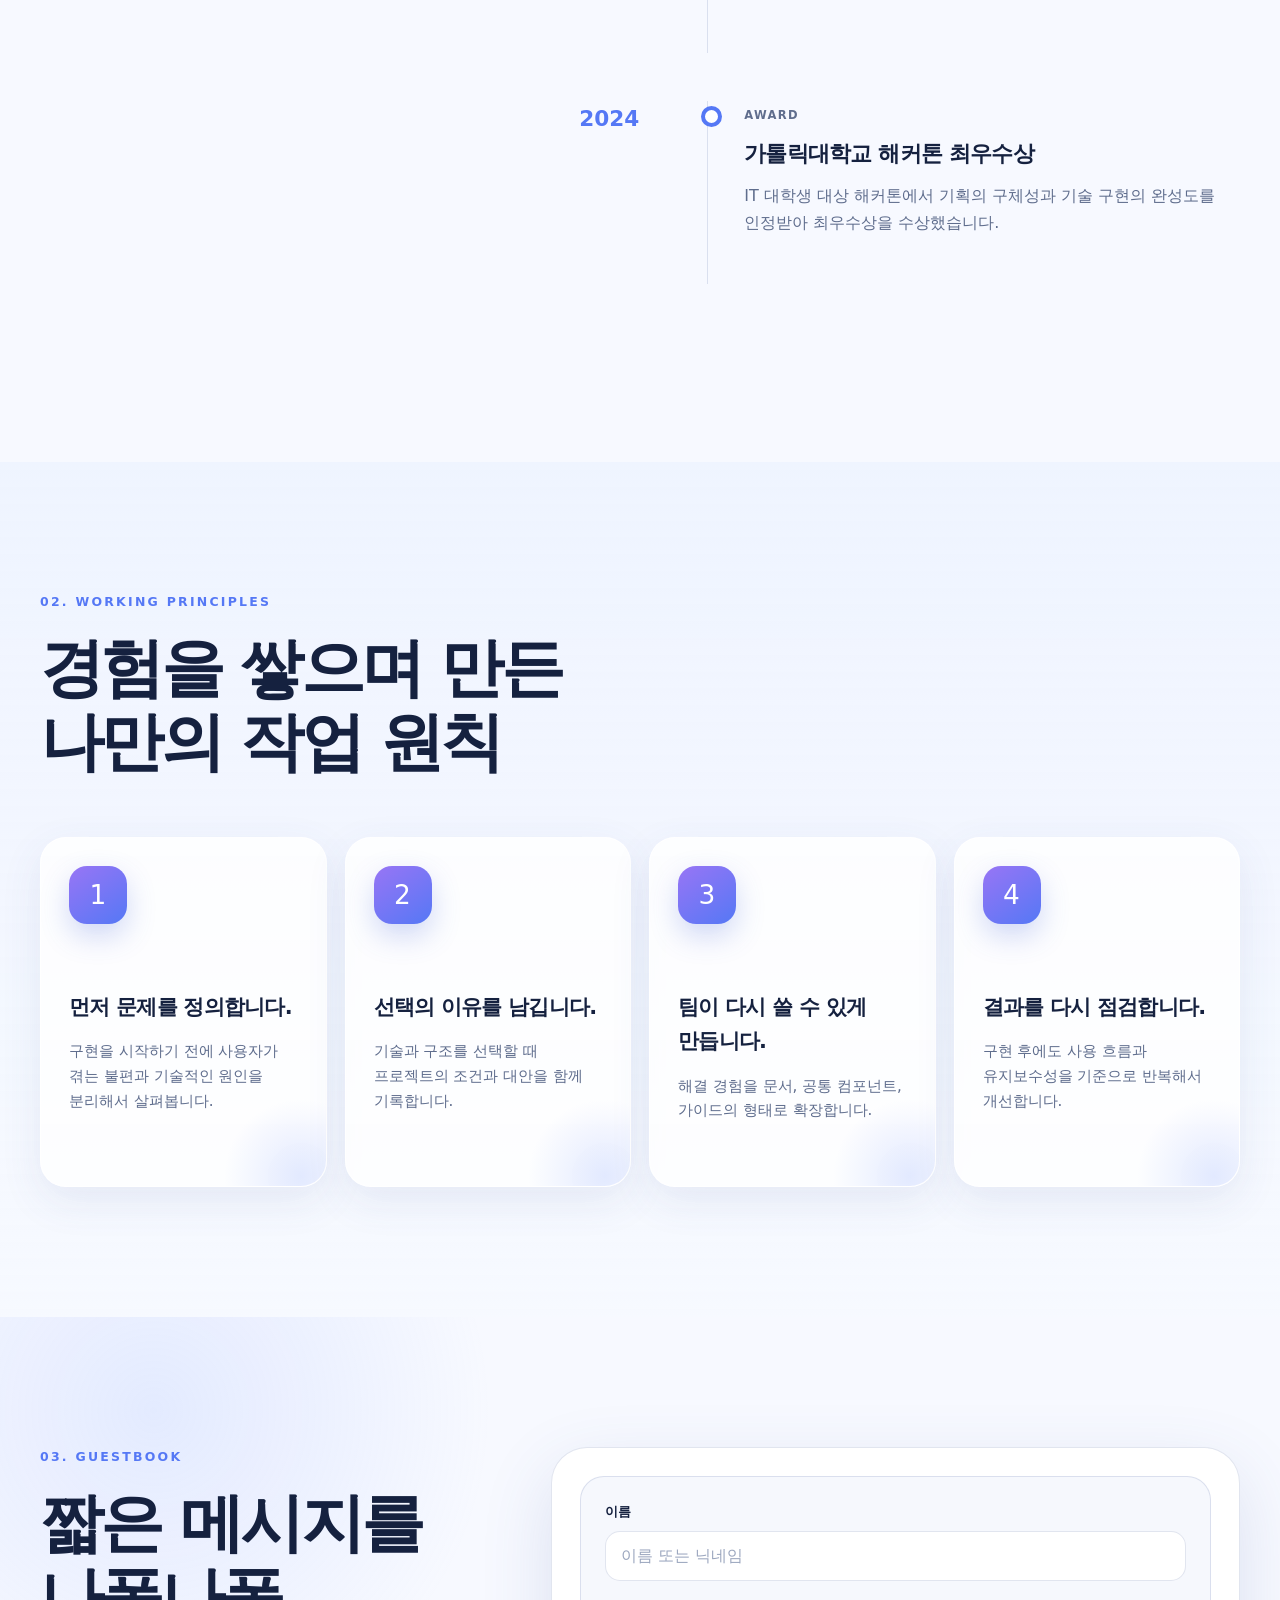
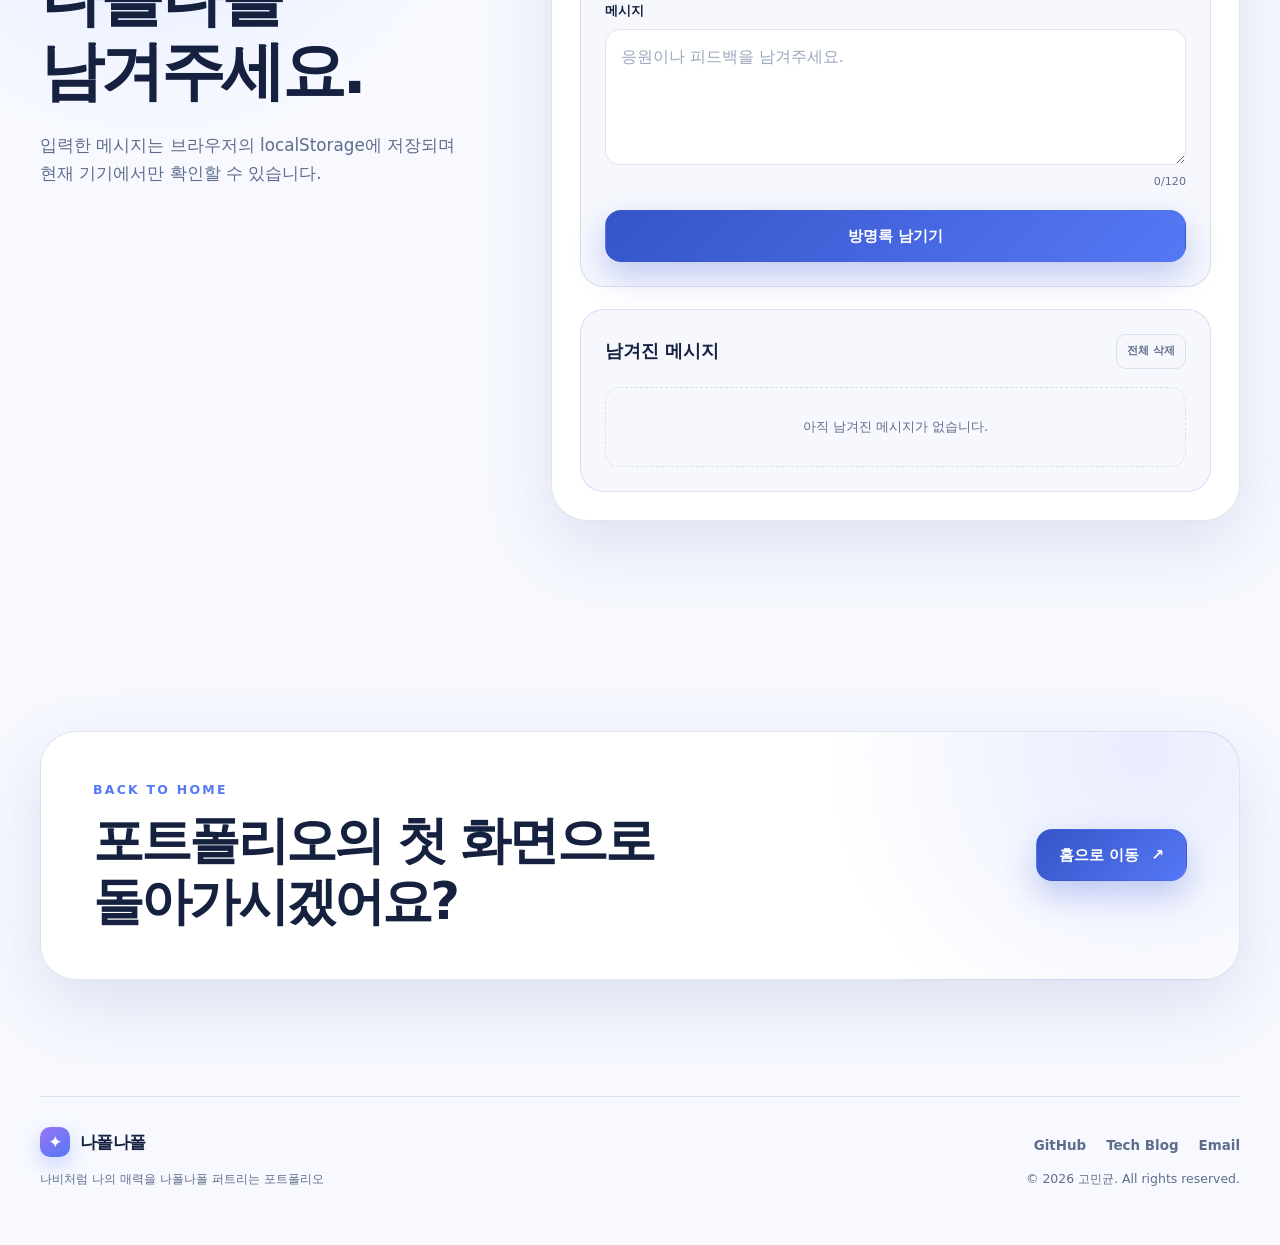
<file: journey.html>
<!DOCTYPE html>
<html lang="ko" data-theme="light">
<head>
  <meta charset="UTF-8" />
  <meta name="viewport" content="width=device-width, initial-scale=1.0" />
  <meta
    name="description"
    content="고민균의 학습, 프로젝트, 수상 경험을 타임라인으로 소개합니다."
  />
  <meta property="og:title" content="여정 | 나폴나폴" />
  <meta
    property="og:description"
    content="프로젝트와 도전을 통해 넓혀 온 개발 경험"
  />
  <meta property="og:image" content="../images/Thum.png" />
  <title>여정 | 나폴나폴</title>

  <meta name="theme-color" content="#f7f9ff" />
  <link rel="stylesheet" href="../css/style.css" />
  <script src="../js/script.js" defer></script>
</head>

<body data-page="journey">

  <!-- 스크롤 진행률 -->
  <div
    class="scroll-progress"
    data-scroll-progress
    role="progressbar"
    aria-label="페이지 스크롤 진행률"
    aria-valuemin="0"
    aria-valuemax="100"
    aria-valuenow="0"
  >
    <span class="scroll-progress-bar"></span>
  </div>

  <!-- 배경 파티클 -->
  <canvas
    class="particle-canvas"
    data-particle-canvas
    aria-hidden="true"
  ></canvas>

  <!-- 커스텀 마우스 커서 -->
  <div class="custom-cursor custom-cursor-dot" data-cursor-dot aria-hidden="true"></div>
  <div class="custom-cursor custom-cursor-ring" data-cursor-ring aria-hidden="true"></div>

  <a class="skip-link" href="#main-content">본문으로 바로가기</a>


  <!-- 모든 페이지에서 동일하게 사용하는 네비게이션 -->
  <header class="site-header" id="top">
    <div class="container nav-wrap">
      <a class="brand" href="index.html#home" aria-label="나폴나폴 홈">
        <span class="brand-mark" aria-hidden="true">✦</span>
        <span>나폴나폴</span>
      </a>

      <button
        class="menu-button"
        type="button"
        aria-label="메뉴 열기"
        aria-expanded="false"
        aria-controls="primary-navigation"
      >
        <span></span>
        <span></span>
        <span></span>
      </button>

      <div class="navigation-area">
        <nav
          class="primary-navigation"
          id="primary-navigation"
          aria-label="주요 메뉴"
        >
          <a href="index.html" data-i18n="nav.home">홈</a>
          <a href="projects.html" data-i18n="nav.projects">프로젝트</a>
          <a href="journey.html" class="is-current" aria-current="page" data-i18n="nav.journey">여정</a>
          <a href="index.html#contact" data-i18n="nav.contact">연락</a>
        </nav>

        <div class="navigation-actions" aria-label="화면 설정">
          <button
            class="utility-button language-toggle"
            type="button"
            data-language-toggle
            aria-label="영어로 보기"
            aria-pressed="false"
          >
            <span class="language-current">KO</span>
            <span aria-hidden="true">/</span>
            <span class="language-next">EN</span>
          </button>

          <button
            class="utility-button theme-toggle"
            type="button"
            data-theme-toggle
            aria-label="다크 모드로 변경"
            aria-pressed="false"
          >
            <span class="theme-icon theme-icon-light" aria-hidden="true">☀</span>
            <span class="theme-icon theme-icon-dark" aria-hidden="true">☾</span>
          </button>
        </div>
      </div>
    </div>
  </header>


  <main id="main-content">
    <section class="subpage-hero section journey-hero">
      <div class="container subpage-hero-inner reveal">
        <p class="eyebrow">LEARNING & CAREER JOURNEY</p>
        <h1>
          경험을 지나치지 않고<br />
          <span class="text-gradient">다음 성장의 근거로</span>
        </h1>
        <p>
          프로젝트, 연구, 수상과 학업 경험을 시간의 흐름에 따라 정리했습니다.
        </p>
      </div>
    </section>

    <!-- 인터랙티브 타임라인 -->
    <section class="section" id="experience">
      <div class="container experience-layout">
        <div class="section-heading reveal">
          <p class="eyebrow">01. INTERACTIVE TIMELINE</p>
          <h2>프로젝트와 도전을 통해<br />경험의 범위를 넓혀 왔습니다.</h2>
          <p>
            버튼을 선택하면 유형에 맞는 경험만 모아볼 수 있습니다.
          </p>

          <div
            class="timeline-filter"
            role="group"
            aria-label="타임라인 유형 필터"
          >
            <button
              type="button"
              class="is-active"
              data-timeline-filter="all"
              aria-pressed="true"
            >
              전체
            </button>
            <button
              type="button"
              data-timeline-filter="education"
              aria-pressed="false"
            >
              학업
            </button>
            <button
              type="button"
              data-timeline-filter="project"
              aria-pressed="false"
            >
              프로젝트
            </button>
            <button
              type="button"
              data-timeline-filter="award"
              aria-pressed="false"
            >
              수상
            </button>
          </div>
        </div>

        <ol class="timeline" data-interactive-timeline>
          <li
            class="timeline-item reveal"
            data-timeline-category="education"
          >
            <div class="timeline-year">2026.08</div>
            <div class="timeline-content">
              <span>EDUCATION</span>
              <h3>컴퓨터정보공학부 학사 졸업 예정</h3>
              <p>
                가톨릭대학교 컴퓨터정보공학부에서 컴퓨터공학 전공 과정을
                이수하고 있습니다.
              </p>
            </div>
          </li>

          <li
            class="timeline-item reveal"
            data-timeline-category="project"
          >
            <div class="timeline-year">2026</div>
            <div class="timeline-content">
              <span>FRONTEND PROJECT</span>
              <h3>실시간 모바일 웹 CATXI</h3>
              <p>
                WebSocket 기반 채팅과 모바일 사용자 흐름을 구현하고
                인증 및 연결 수명주기 문제를 해결했습니다.
              </p>
            </div>
          </li>

          <li
            class="timeline-item reveal"
            data-timeline-category="award"
          >
            <div class="timeline-year">2025</div>
            <div class="timeline-content">
              <span>AWARD</span>
              <h3>컴퓨터정보공학부 학술제 최우수상</h3>
              <p>
                생성형 AI 기술을 서비스에 적용하는 방식과 사용자 활용
                시나리오를 설계한 프로젝트로 학술제 최우수상을 수상했습니다.
              </p>
            </div>
          </li>

          <li
            class="timeline-item reveal"
            data-timeline-category="project"
          >
            <div class="timeline-year">2025</div>
            <div class="timeline-content">
              <span>RESEARCH</span>
              <h3>AI 생성 코드 판별 실험</h3>
              <p>
                코드 정적 특징과 CodeBERT 임베딩을 결합하고,
                PCA와 SVM을 활용한 머신러닝 분류 실험을 진행했습니다.
              </p>
            </div>
          </li>

          <li
            class="timeline-item reveal"
            data-timeline-category="award"
          >
            <div class="timeline-year">2024</div>
            <div class="timeline-content">
              <span>AWARD</span>
              <h3>가톨릭대학교 해커톤 최우수상</h3>
              <p>
                IT 대학생 대상 해커톤에서 기획의 구체성과 기술 구현의
                완성도를 인정받아 최우수상을 수상했습니다.
              </p>
            </div>
          </li>
        </ol>
      </div>
    </section>

    <!-- 개발 원칙 -->
    <section class="section section-soft" id="principles">
      <div class="container">
        <div class="section-heading reveal">
          <p class="eyebrow">02. WORKING PRINCIPLES</p>
          <h2>경험을 쌓으며 만든<br />나만의 작업 원칙</h2>
        </div>

        <div class="values-grid">
          <article class="value-card reveal">
            <div class="value-icon">1</div>
            <h3>먼저 문제를 정의합니다.</h3>
            <p>
              구현을 시작하기 전에 사용자가 겪는 불편과 기술적인 원인을
              분리해서 살펴봅니다.
            </p>
          </article>

          <article class="value-card reveal">
            <div class="value-icon">2</div>
            <h3>선택의 이유를 남깁니다.</h3>
            <p>
              기술과 구조를 선택할 때 프로젝트의 조건과 대안을 함께 기록합니다.
            </p>
          </article>

          <article class="value-card reveal">
            <div class="value-icon">3</div>
            <h3>팀이 다시 쓸 수 있게 만듭니다.</h3>
            <p>
              해결 경험을 문서, 공통 컴포넌트, 가이드의 형태로 확장합니다.
            </p>
          </article>

          <article class="value-card reveal">
            <div class="value-icon">4</div>
            <h3>결과를 다시 점검합니다.</h3>
            <p>
              구현 후에도 사용 흐름과 유지보수성을 기준으로 반복해서 개선합니다.
            </p>
          </article>
        </div>
      </div>
    </section>

    <!-- 방명록 -->
    <section class="section guestbook-section" id="guestbook">
      <div class="container guestbook-layout">
        <div class="section-heading reveal">
          <p class="eyebrow">03. GUESTBOOK</p>
          <h2>짧은 메시지를<br />나폴나폴 남겨주세요.</h2>
          <p>
            입력한 메시지는 브라우저의 localStorage에 저장되며
            현재 기기에서만 확인할 수 있습니다.
          </p>
        </div>

        <div class="guestbook-panel reveal">
          <form class="guestbook-form" data-guestbook-form>
            <div class="form-field">
              <label for="guest-name">이름</label>
              <input
                id="guest-name"
                name="name"
                type="text"
                maxlength="20"
                autocomplete="name"
                placeholder="이름 또는 닉네임"
                required
              />
            </div>

            <div class="form-field">
              <label for="guest-message">메시지</label>
              <textarea
                id="guest-message"
                name="message"
                rows="4"
                maxlength="120"
                placeholder="응원이나 피드백을 남겨주세요."
                required
              ></textarea>
              <small>
                <span data-message-count>0</span>/120
              </small>
            </div>

            <button class="button button-primary" type="submit">
              방명록 남기기
            </button>
          </form>

          <div class="guestbook-list-wrap">
            <div class="guestbook-list-header">
              <h3>남겨진 메시지</h3>
              <button
                type="button"
                class="guestbook-clear-button"
                data-guestbook-clear
              >
                전체 삭제
              </button>
            </div>

            <ul
              class="guestbook-list"
              data-guestbook-list
              aria-live="polite"
            >
              <li class="guestbook-empty" data-guestbook-empty>
                아직 남겨진 메시지가 없습니다.
              </li>
            </ul>
          </div>
        </div>
      </div>
    </section>

    <section class="section project-navigation-section">
      <div class="container page-next-card reveal">
        <div>
          <p class="eyebrow">BACK TO HOME</p>
          <h2>포트폴리오의 첫 화면으로 돌아가시겠어요?</h2>
        </div>

        <a class="button button-primary" href="index.html">
          홈으로 이동
          <span aria-hidden="true">↗</span>
        </a>
      </div>
    </section>
  </main>


  <footer class="site-footer">
    <div class="container footer-inner">
      <div>
        <a class="brand" href="index.html#home">
          <span class="brand-mark" aria-hidden="true">✦</span>
          <span>나폴나폴</span>
        </a>
        <p data-i18n="footer.description">
          나비처럼 나의 매력을 나폴나폴 퍼트리는 포트폴리오
        </p>
      </div>

      <div class="footer-right">
        <div class="footer-links">
          <a
            href="https://github.com/skyblue1232"
            target="_blank"
            rel="noreferrer"
          >
            GitHub
          </a>
          <a
            href="https://my-blog-min.vercel.app/"
            target="_blank"
            rel="noreferrer"
          >
            Tech Blog
          </a>
          <a href="mailto:skybluekmg@gmail.com">Email</a>
        </div>

        <p>© <span id="current-year"></span> 고민균. All rights reserved.</p>
      </div>
    </div>
  </footer>

  <!-- 이스터에그 -->
  <button
    class="easter-egg-butterfly"
    type="button"
    data-easter-egg
    aria-label="숨겨진 나비 찾기"
    title="나비를 눌러 보세요"
  >
    🦋
  </button>

  <aside
    class="easter-egg-panel"
    data-easter-egg-panel
    aria-live="polite"
    hidden
  >
    <strong>나폴나폴 이스터에그 발견!</strong>
    <p>작은 문제도 그냥 지나치지 않는 관찰력을 확인했습니다.</p>
    <button type="button" data-easter-egg-close>닫기</button>
  </aside>

  <button class="back-to-top" type="button" aria-label="맨 위로 이동">
    ↑
  </button>

  <div class="toast" role="status" aria-live="polite">
    이메일 주소를 복사했습니다.
  </div>

</body>
</html>
</file>
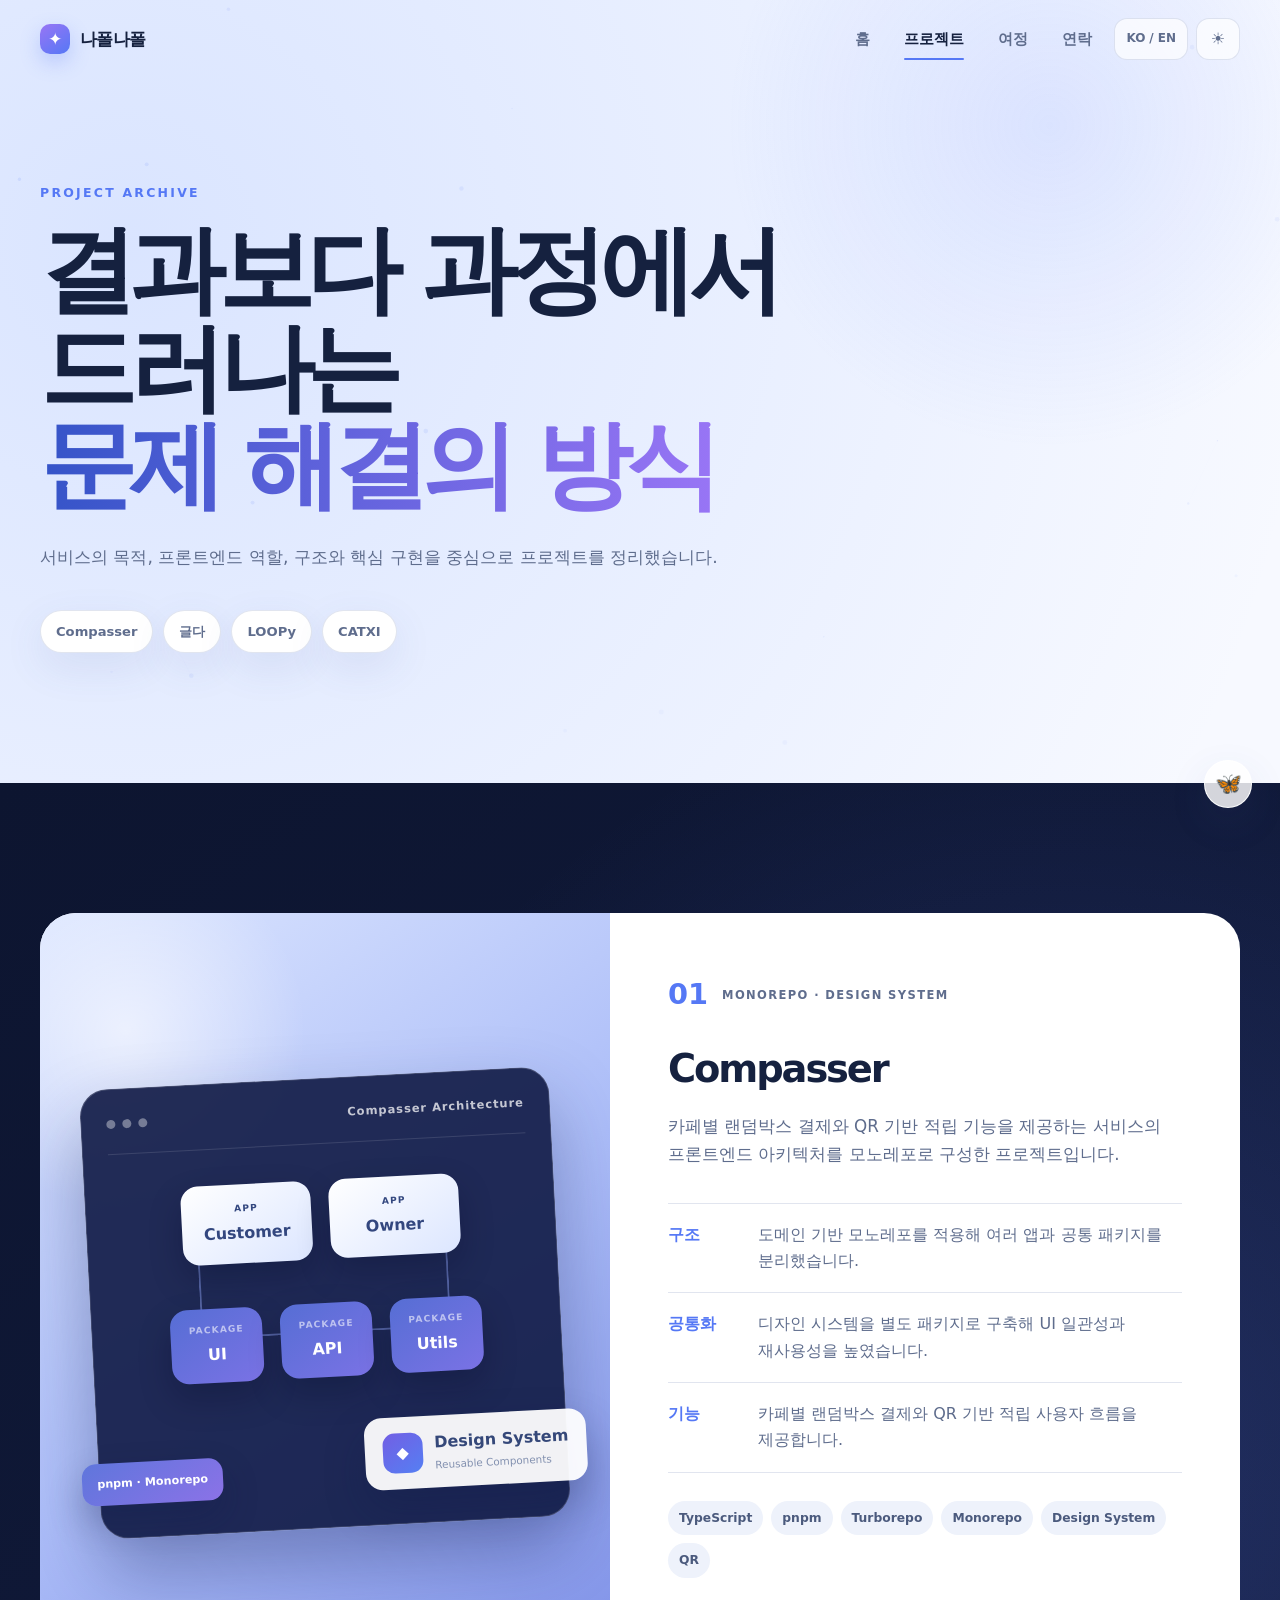
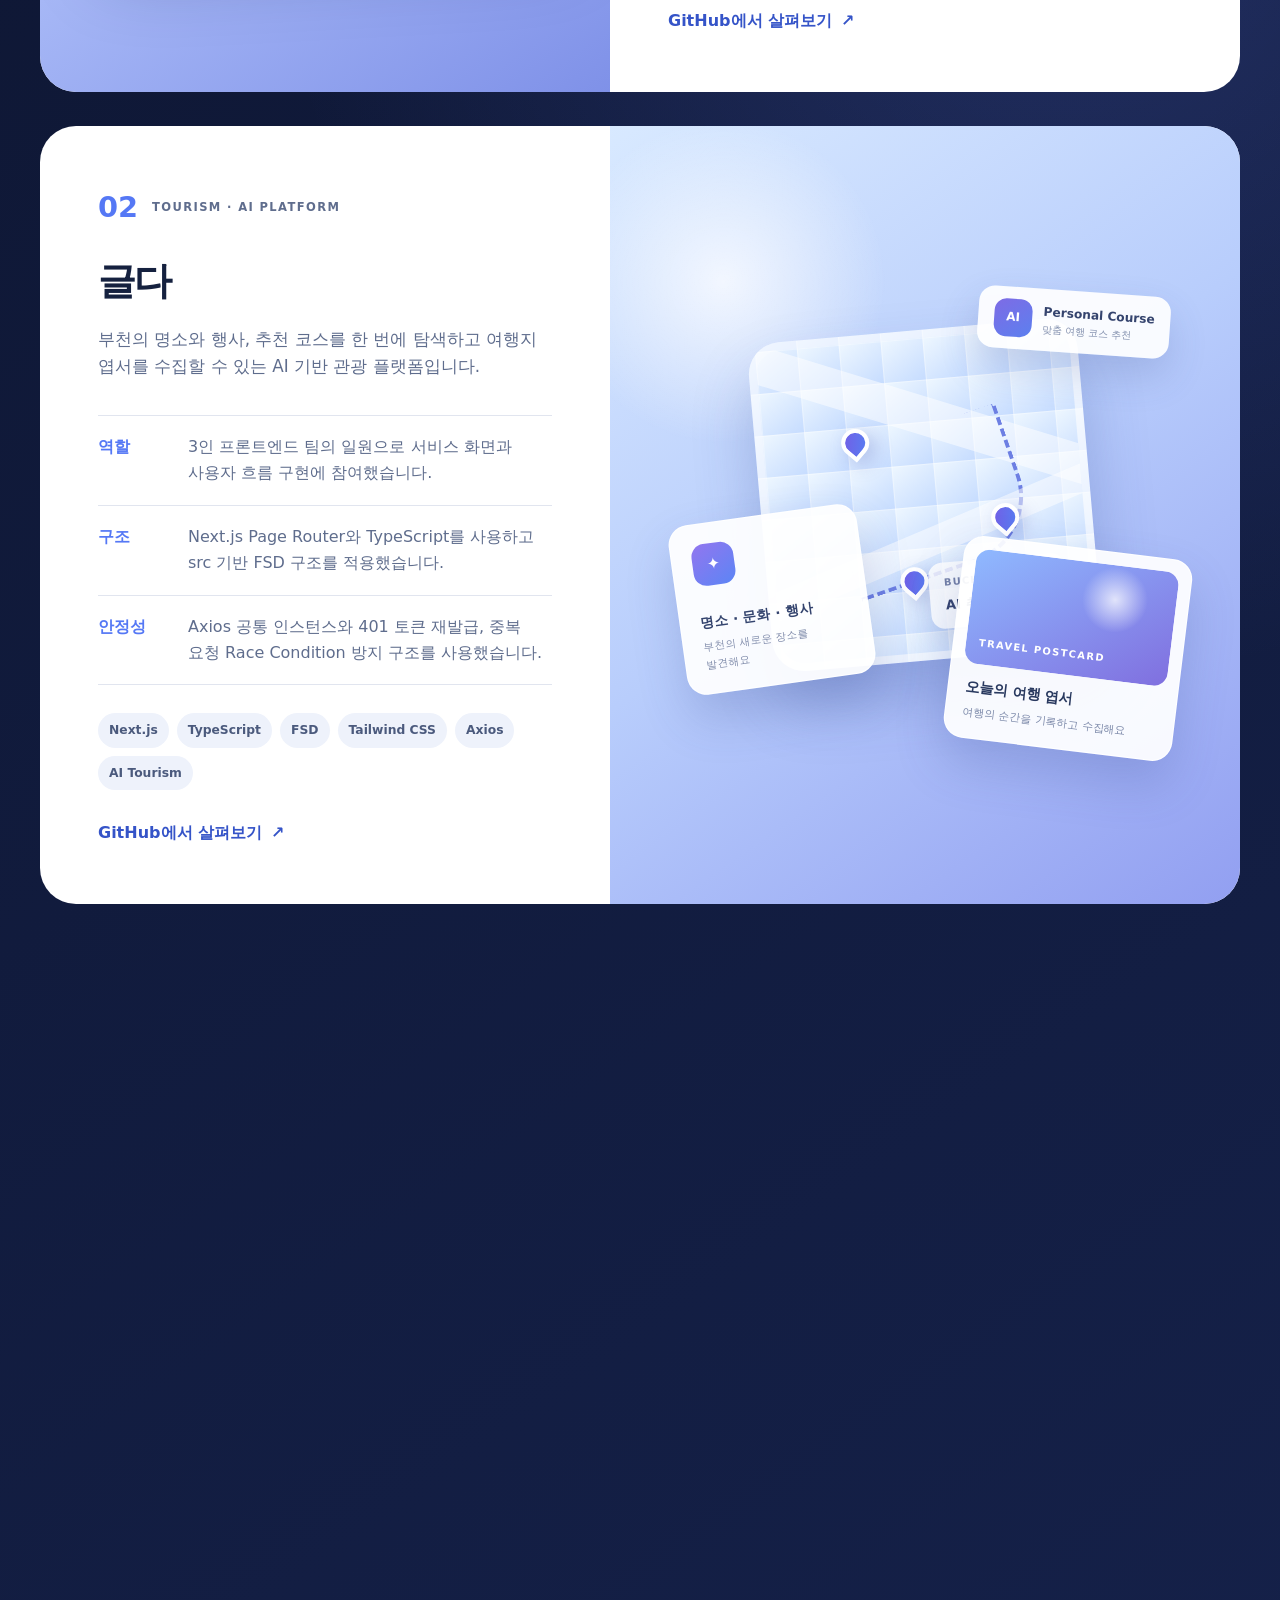
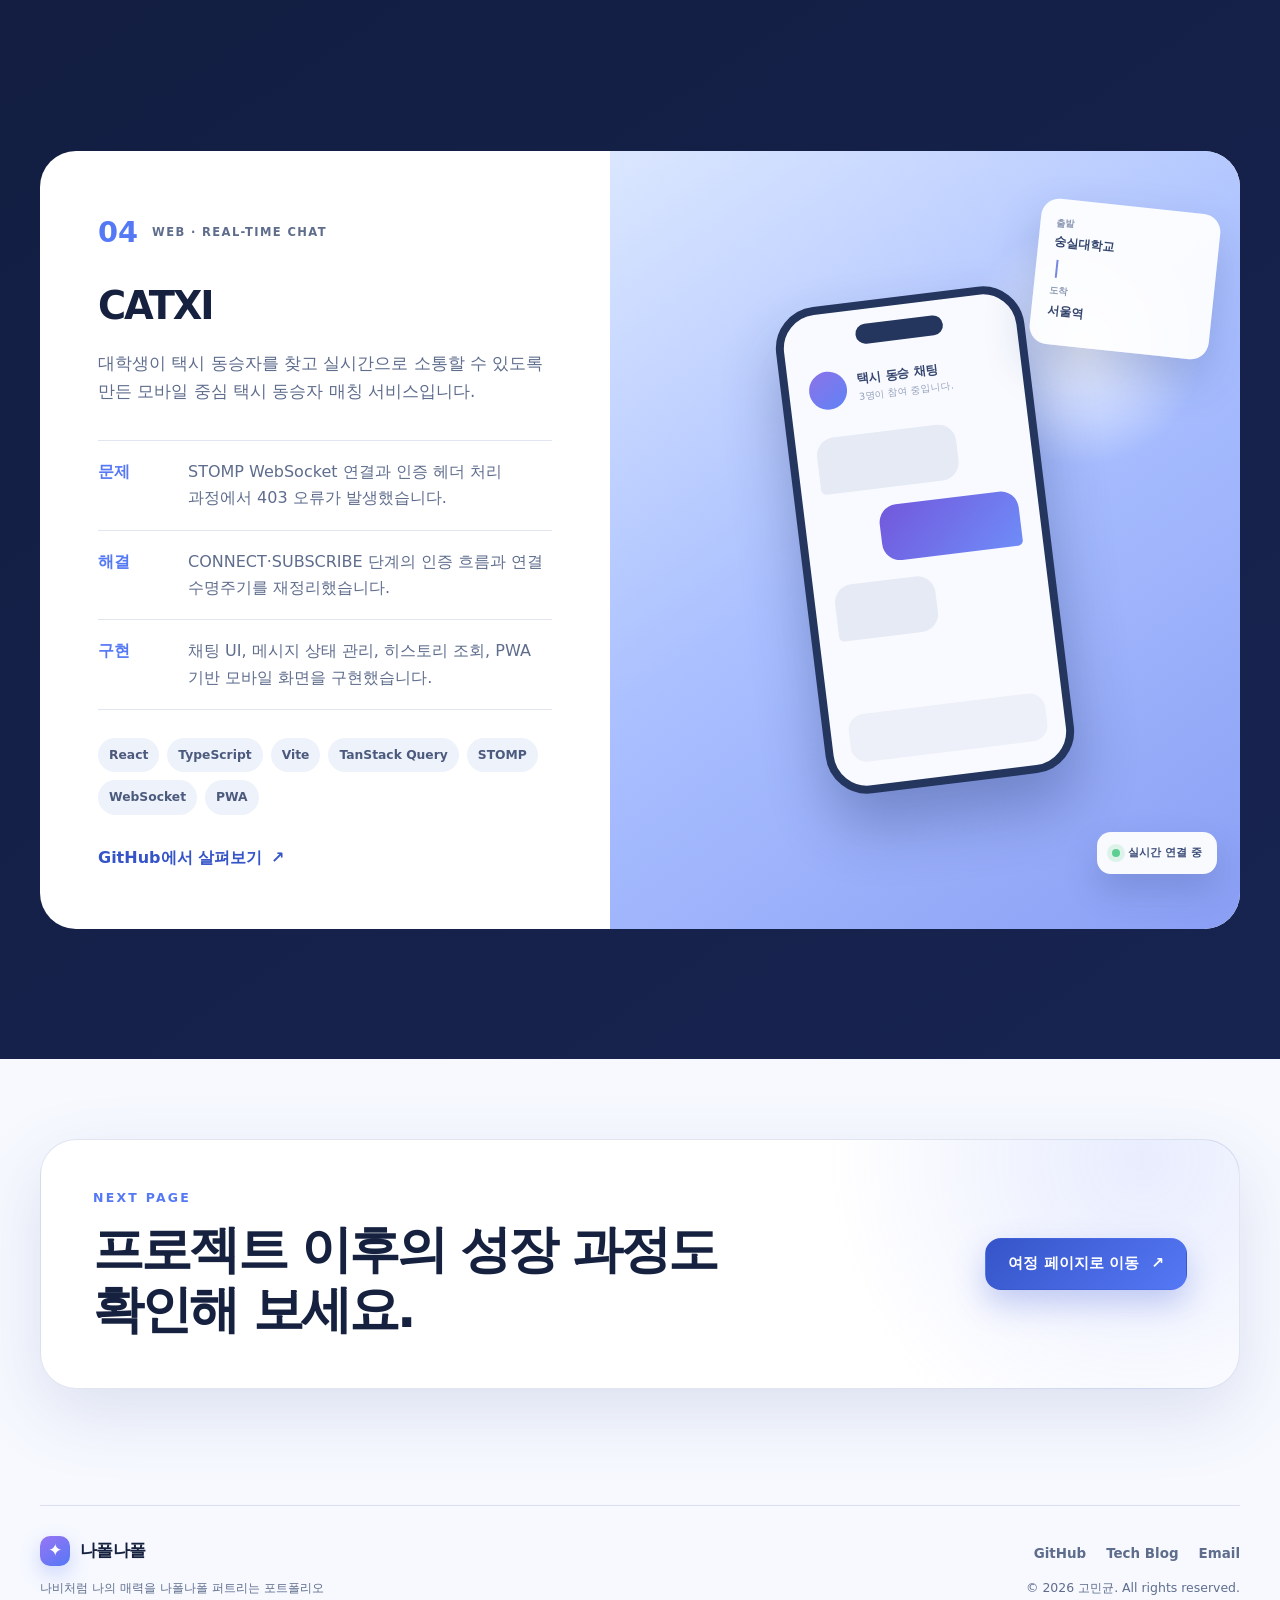
<file: projects.html>
<!DOCTYPE html>
<html lang="ko" data-theme="light">
<head>
  <meta charset="UTF-8" />
  <meta name="viewport" content="width=device-width, initial-scale=1.0" />
  <meta
    name="description"
    content="고민균의 대표 프론트엔드 프로젝트와 문제 해결 과정을 소개합니다."
  />
  <meta property="og:title" content="프로젝트 | 나폴나폴" />
  <meta
    property="og:description"
    content="Compasser, 글다, LOOPy, CATXI 프로젝트"
  />
  <meta property="og:image" content="../images/Thum.png" />
  <title>프로젝트 | 나폴나폴</title>

  <meta name="theme-color" content="#f7f9ff" />
  <link rel="stylesheet" href="../css/style.css" />
  <script src="../js/script.js" defer></script>
</head>

<body data-page="projects">

  <!-- 스크롤 진행률 -->
  <div
    class="scroll-progress"
    data-scroll-progress
    role="progressbar"
    aria-label="페이지 스크롤 진행률"
    aria-valuemin="0"
    aria-valuemax="100"
    aria-valuenow="0"
  >
    <span class="scroll-progress-bar"></span>
  </div>

  <!-- 배경 파티클 -->
  <canvas
    class="particle-canvas"
    data-particle-canvas
    aria-hidden="true"
  ></canvas>

  <!-- 커스텀 마우스 커서 -->
  <div class="custom-cursor custom-cursor-dot" data-cursor-dot aria-hidden="true"></div>
  <div class="custom-cursor custom-cursor-ring" data-cursor-ring aria-hidden="true"></div>

  <a class="skip-link" href="#main-content">본문으로 바로가기</a>


  <!-- 모든 페이지에서 동일하게 사용하는 네비게이션 -->
  <header class="site-header" id="top">
    <div class="container nav-wrap">
      <a class="brand" href="index.html#home" aria-label="나폴나폴 홈">
        <span class="brand-mark" aria-hidden="true">✦</span>
        <span>나폴나폴</span>
      </a>

      <button
        class="menu-button"
        type="button"
        aria-label="메뉴 열기"
        aria-expanded="false"
        aria-controls="primary-navigation"
      >
        <span></span>
        <span></span>
        <span></span>
      </button>

      <div class="navigation-area">
        <nav
          class="primary-navigation"
          id="primary-navigation"
          aria-label="주요 메뉴"
        >
          <a href="index.html" data-i18n="nav.home">홈</a>
          <a href="projects.html" class="is-current" aria-current="page" data-i18n="nav.projects">프로젝트</a>
          <a href="journey.html" data-i18n="nav.journey">여정</a>
          <a href="index.html#contact" data-i18n="nav.contact">연락</a>
        </nav>

        <div class="navigation-actions" aria-label="화면 설정">
          <button
            class="utility-button language-toggle"
            type="button"
            data-language-toggle
            aria-label="영어로 보기"
            aria-pressed="false"
          >
            <span class="language-current">KO</span>
            <span aria-hidden="true">/</span>
            <span class="language-next">EN</span>
          </button>

          <button
            class="utility-button theme-toggle"
            type="button"
            data-theme-toggle
            aria-label="다크 모드로 변경"
            aria-pressed="false"
          >
            <span class="theme-icon theme-icon-light" aria-hidden="true">☀</span>
            <span class="theme-icon theme-icon-dark" aria-hidden="true">☾</span>
          </button>
        </div>
      </div>
    </div>
  </header>


  <main id="main-content">
    <section class="subpage-hero section">
      <div class="container subpage-hero-inner reveal">
        <p class="eyebrow">PROJECT ARCHIVE</p>
        <h1>
          결과보다 과정에서 드러나는<br />
          <span class="text-gradient">문제 해결의 방식</span>
        </h1>
        <p>
          서비스의 목적, 프론트엔드 역할, 구조와 핵심 구현을 중심으로
          프로젝트를 정리했습니다.
        </p>

        <nav class="page-anchor-navigation" aria-label="프로젝트 바로가기">
          <a href="#compasser">Compasser</a>
          <a href="#geulda">글다</a>
          <a href="#loopy">LOOPy</a>
          <a href="#catxi">CATXI</a>
        </nav>
      </div>
    </section>

    <section class="section section-dark" id="projects">
      <div class="container">
        <div class="project-list">
          <!-- 01. Compasser -->
          <article class="project-card reveal" id="compasser">
            <div class="project-visual project-visual-compasser">
              <div class="architecture-board">
                <div class="architecture-header">
                  <span></span><span></span><span></span>
                  <strong>Compasser Architecture</strong>
                </div>

                <div class="architecture-apps">
                  <div class="architecture-node architecture-app">
                    <span>APP</span>
                    <strong>Customer</strong>
                  </div>
                  <div class="architecture-node architecture-app">
                    <span>APP</span>
                    <strong>Owner</strong>
                  </div>
                </div>

                <div class="architecture-connector">
                  <span></span><span></span>
                </div>

                <div class="architecture-packages">
                  <div class="architecture-node architecture-package">
                    <span>PACKAGE</span>
                    <strong>UI</strong>
                  </div>
                  <div class="architecture-node architecture-package">
                    <span>PACKAGE</span>
                    <strong>API</strong>
                  </div>
                  <div class="architecture-node architecture-package">
                    <span>PACKAGE</span>
                    <strong>Utils</strong>
                  </div>
                </div>

                <div class="design-system-badge">
                  <span>◆</span>
                  <div>
                    <strong>Design System</strong>
                    <small>Reusable Components</small>
                  </div>
                </div>

                <div class="monorepo-badge">pnpm · Monorepo</div>
              </div>
            </div>

            <div class="project-content">
              <div class="project-topline">
                <span>01</span>
                <p>MONOREPO · DESIGN SYSTEM</p>
              </div>

              <h2>Compasser</h2>

              <p class="project-summary">
                카페별 랜덤박스 결제와 QR 기반 적립 기능을 제공하는 서비스의
                프론트엔드 아키텍처를 모노레포로 구성한 프로젝트입니다.
              </p>

              <dl class="project-detail-list">
                <div>
                  <dt>구조</dt>
                  <dd>
                    도메인 기반 모노레포를 적용해 여러 앱과 공통 패키지를
                    분리했습니다.
                  </dd>
                </div>
                <div>
                  <dt>공통화</dt>
                  <dd>
                    디자인 시스템을 별도 패키지로 구축해 UI 일관성과
                    재사용성을 높였습니다.
                  </dd>
                </div>
                <div>
                  <dt>기능</dt>
                  <dd>
                    카페별 랜덤박스 결제와 QR 기반 적립 사용자 흐름을 제공합니다.
                  </dd>
                </div>
              </dl>

              <div class="project-tags">
                <span>TypeScript</span>
                <span>pnpm</span>
                <span>Turborepo</span>
                <span>Monorepo</span>
                <span>Design System</span>
                <span>QR</span>
              </div>

              <a
                class="text-link"
                href="https://github.com/CUK-Compasser/FE"
                target="_blank"
                rel="noreferrer"
              >
                GitHub에서 살펴보기
                <span aria-hidden="true">↗</span>
              </a>
            </div>
          </article>

          <!-- 02. 글다 -->
          <article class="project-card project-card-reverse reveal" id="geulda">
            <div class="project-visual project-visual-tourism">
              <div class="tourism-scene">
                <div class="map-card">
                  <div class="map-route"></div>
                  <span class="map-pin map-pin-one"></span>
                  <span class="map-pin map-pin-two"></span>
                  <span class="map-pin map-pin-three"></span>
                  <div class="map-label">
                    <span>BUCHEON</span>
                    <strong>AI 추천 여행 코스</strong>
                  </div>
                </div>

                <div class="postcard postcard-main">
                  <div class="postcard-image">
                    <span>TRAVEL POSTCARD</span>
                  </div>
                  <div class="postcard-content">
                    <strong>오늘의 여행 엽서</strong>
                    <small>여행의 순간을 기록하고 수집해요</small>
                  </div>
                </div>

                <div class="postcard postcard-small">
                  <span class="postcard-icon">✦</span>
                  <strong>명소 · 문화 · 행사</strong>
                  <small>부천의 새로운 장소를 발견해요</small>
                </div>

                <div class="tourism-ai-badge">
                  <span>AI</span>
                  <div>
                    <strong>Personal Course</strong>
                    <small>맞춤 여행 코스 추천</small>
                  </div>
                </div>
              </div>
            </div>

            <div class="project-content">
              <div class="project-topline">
                <span>02</span>
                <p>TOURISM · AI PLATFORM</p>
              </div>

              <h2>글다</h2>

              <p class="project-summary">
                부천의 명소와 행사, 추천 코스를 한 번에 탐색하고
                여행지 엽서를 수집할 수 있는 AI 기반 관광 플랫폼입니다.
              </p>

              <dl class="project-detail-list">
                <div>
                  <dt>역할</dt>
                  <dd>
                    3인 프론트엔드 팀의 일원으로 서비스 화면과 사용자 흐름
                    구현에 참여했습니다.
                  </dd>
                </div>
                <div>
                  <dt>구조</dt>
                  <dd>
                    Next.js Page Router와 TypeScript를 사용하고 src 기반
                    FSD 구조를 적용했습니다.
                  </dd>
                </div>
                <div>
                  <dt>안정성</dt>
                  <dd>
                    Axios 공통 인스턴스와 401 토큰 재발급,
                    중복 요청 Race Condition 방지 구조를 사용했습니다.
                  </dd>
                </div>
              </dl>

              <div class="project-tags">
                <span>Next.js</span>
                <span>TypeScript</span>
                <span>FSD</span>
                <span>Tailwind CSS</span>
                <span>Axios</span>
                <span>AI Tourism</span>
              </div>

              <a
                class="text-link"
                href="https://github.com/geulDa/FE"
                target="_blank"
                rel="noreferrer"
              >
                GitHub에서 살펴보기
                <span aria-hidden="true">↗</span>
              </a>
            </div>
          </article>

          <!-- 03. LOOPy -->
          <article class="project-card reveal" id="loopy">
            <div class="project-visual project-visual-loopy">
              <div class="loopy-scene">
                <div class="loopy-title-card">
                  <span>LOCAL CAFE REWARD</span>
                  <strong>LOOPy</strong>
                  <small>방문이 단골 루틴으로 이어지도록</small>
                </div>

                <div class="stamp-card">
                  <div class="stamp-card-header">
                    <div>
                      <span>DIGITAL STAMP</span>
                      <strong>오늘도 한 잔 적립</strong>
                    </div>
                    <span class="coffee-icon">☕</span>
                  </div>

                  <div class="stamp-grid">
                    <span class="stamp-filled">✓</span>
                    <span class="stamp-filled">✓</span>
                    <span class="stamp-filled">✓</span>
                    <span class="stamp-filled">✓</span>
                    <span></span>
                    <span></span>
                  </div>

                  <div class="stamp-progress"><i></i></div>
                  <small>2개의 스탬프를 더 모으면 리워드를 받을 수 있어요.</small>
                </div>

                <div class="loopy-qr-card">
                  <div class="fake-qr"></div>
                  <div>
                    <strong>QR 적립</strong>
                    <small>스캔하고 바로 적립</small>
                  </div>
                </div>

                <div class="loopy-notification">
                  <span>●</span>
                  <div>
                    <strong>이벤트 알림</strong>
                    <small>자주 가는 카페의 새 소식</small>
                  </div>
                </div>
              </div>
            </div>

            <div class="project-content">
              <div class="project-topline">
                <span>03</span>
                <p>LOCAL CAFE · REWARD PLATFORM</p>
              </div>

              <h2>LOOPy</h2>

              <p class="project-summary">
                종이 스탬프를 디지털로 통합하고 카페와 고객을 연결해
                우연한 방문을 단골 루틴으로 바꾸는 디지털 리워드 플랫폼입니다.
              </p>

              <dl class="project-detail-list">
                <div>
                  <dt>역할</dt>
                  <dd>
                    프론트엔드 팀원으로 고객 앱과 사장님 웹의 사용자 경험
                    구현에 참여했습니다.
                  </dd>
                </div>
                <div>
                  <dt>기능</dt>
                  <dd>
                    QR 스탬프 적립, 카카오맵 탐색, FCM 이벤트 알림,
                    회원 인증 흐름을 제공합니다.
                  </dd>
                </div>
                <div>
                  <dt>구조</dt>
                  <dd>
                    고객·사장님별 UI를 분리하고 PWA 설치와 반응형 화면을
                    지원하도록 구성했습니다.
                  </dd>
                </div>
              </dl>

              <div class="project-tags">
                <span>React</span>
                <span>TypeScript</span>
                <span>Vite</span>
                <span>TanStack Query</span>
                <span>Kakao Map</span>
                <span>FCM</span>
                <span>PWA</span>
              </div>

              <a
                class="text-link"
                href="https://github.com/Organization-LOOPy/LOOPy-FE"
                target="_blank"
                rel="noreferrer"
              >
                GitHub에서 살펴보기
                <span aria-hidden="true">↗</span>
              </a>
            </div>
          </article>

          <!-- 04. CATXI -->
          <article class="project-card project-card-reverse reveal" id="catxi">
            <div class="project-visual project-visual-chat">
              <div class="phone-mockup">
                <div class="phone-top"></div>
                <div class="chat-header">
                  <span class="chat-profile"></span>
                  <div>
                    <strong>택시 동승 채팅</strong>
                    <small>3명이 참여 중입니다.</small>
                  </div>
                </div>

                <div class="chat-line chat-line-left"></div>
                <div class="chat-line chat-line-right"></div>
                <div class="chat-line chat-line-left short"></div>
                <div class="chat-input"></div>
              </div>

              <div class="catxi-location-card">
                <span>출발</span>
                <strong>숭실대학교</strong>
                <i></i>
                <span>도착</span>
                <strong>서울역</strong>
              </div>

              <div class="catxi-status-badge">
                <span></span>
                실시간 연결 중
              </div>
            </div>

            <div class="project-content">
              <div class="project-topline">
                <span>04</span>
                <p>WEB · REAL-TIME CHAT</p>
              </div>

              <h2>CATXI</h2>

              <p class="project-summary">
                대학생이 택시 동승자를 찾고 실시간으로 소통할 수 있도록 만든
                모바일 중심 택시 동승자 매칭 서비스입니다.
              </p>

              <dl class="project-detail-list">
                <div>
                  <dt>문제</dt>
                  <dd>
                    STOMP WebSocket 연결과 인증 헤더 처리 과정에서
                    403 오류가 발생했습니다.
                  </dd>
                </div>
                <div>
                  <dt>해결</dt>
                  <dd>
                    CONNECT·SUBSCRIBE 단계의 인증 흐름과 연결 수명주기를
                    재정리했습니다.
                  </dd>
                </div>
                <div>
                  <dt>구현</dt>
                  <dd>
                    채팅 UI, 메시지 상태 관리, 히스토리 조회,
                    PWA 기반 모바일 화면을 구현했습니다.
                  </dd>
                </div>
              </dl>

              <div class="project-tags">
                <span>React</span>
                <span>TypeScript</span>
                <span>Vite</span>
                <span>TanStack Query</span>
                <span>STOMP</span>
                <span>WebSocket</span>
                <span>PWA</span>
              </div>

              <a
                class="text-link"
                href="https://github.com/Team-Catxi/Catxi_FrontEnd"
                target="_blank"
                rel="noreferrer"
              >
                GitHub에서 살펴보기
                <span aria-hidden="true">↗</span>
              </a>
            </div>
          </article>
        </div>
      </div>
    </section>

    <section class="section project-navigation-section">
      <div class="container page-next-card reveal">
        <div>
          <p class="eyebrow">NEXT PAGE</p>
          <h2>프로젝트 이후의 성장 과정도 확인해 보세요.</h2>
        </div>
        <a class="button button-primary" href="journey.html">
          여정 페이지로 이동
          <span aria-hidden="true">↗</span>
        </a>
      </div>
    </section>
  </main>


  <footer class="site-footer">
    <div class="container footer-inner">
      <div>
        <a class="brand" href="index.html#home">
          <span class="brand-mark" aria-hidden="true">✦</span>
          <span>나폴나폴</span>
        </a>
        <p data-i18n="footer.description">
          나비처럼 나의 매력을 나폴나폴 퍼트리는 포트폴리오
        </p>
      </div>

      <div class="footer-right">
        <div class="footer-links">
          <a
            href="https://github.com/skyblue1232"
            target="_blank"
            rel="noreferrer"
          >
            GitHub
          </a>
          <a
            href="https://my-blog-min.vercel.app/"
            target="_blank"
            rel="noreferrer"
          >
            Tech Blog
          </a>
          <a href="mailto:skybluekmg@gmail.com">Email</a>
        </div>

        <p>© <span id="current-year"></span> 고민균. All rights reserved.</p>
      </div>
    </div>
  </footer>

  <!-- 이스터에그 -->
  <button
    class="easter-egg-butterfly"
    type="button"
    data-easter-egg
    aria-label="숨겨진 나비 찾기"
    title="나비를 눌러 보세요"
  >
    🦋
  </button>

  <aside
    class="easter-egg-panel"
    data-easter-egg-panel
    aria-live="polite"
    hidden
  >
    <strong>나폴나폴 이스터에그 발견!</strong>
    <p>작은 문제도 그냥 지나치지 않는 관찰력을 확인했습니다.</p>
    <button type="button" data-easter-egg-close>닫기</button>
  </aside>

  <button class="back-to-top" type="button" aria-label="맨 위로 이동">
    ↑
  </button>

  <div class="toast" role="status" aria-live="polite">
    이메일 주소를 복사했습니다.
  </div>

</body>
</html>
</file>
<file: css/style.css>
/* =========================
   나폴나폴 포트폴리오 스타일
   ========================= */

:root {
  --background: #f7f9ff;
  --surface: #ffffff;
  --surface-soft: #edf3ff;
  --text: #15213f;
  --text-soft: #5f6d8d;
  --line: rgba(88, 110, 166, 0.18);
  --primary: #5578f5;
  --primary-dark: #3554c8;
  --primary-light: #9cb8ff;
  --purple: #9875f5;
  --dark: #101935;
  --dark-soft: #18234a;
  --shadow: 0 24px 70px rgba(67, 88, 157, 0.15);
  --shadow-soft: 0 14px 40px rgba(67, 88, 157, 0.1);
  --radius-xl: 36px;
  --radius-lg: 26px;
  --radius-md: 18px;
  --container: 1200px;
  --header-height: 78px;
}

* {
  box-sizing: border-box;
}

html {
  scroll-behavior: smooth;
  scroll-padding-top: calc(var(--header-height) + 28px);
}

body {
  margin: 0;
  min-width: 320px;
  overflow-x: hidden;
  color: var(--text);
  background:
    radial-gradient(circle at 10% 5%, rgba(161, 189, 255, 0.34), transparent 25%),
    var(--background);
  font-family:
    Pretendard,
    "Noto Sans KR",
    "Apple SD Gothic Neo",
    Inter,
    system-ui,
    -apple-system,
    BlinkMacSystemFont,
    "Segoe UI",
    sans-serif;
  line-height: 1.65;
  word-break: keep-all;
}

body.menu-open {
  overflow: hidden;
}

a {
  color: inherit;
  text-decoration: none;
}

button,
input,
textarea,
select {
  font: inherit;
}

button,
a {
  -webkit-tap-highlight-color: transparent;
}

img,
svg {
  display: block;
  max-width: 100%;
}

.skip-link {
  position: fixed;
  top: 10px;
  left: 10px;
  z-index: 9999;
  padding: 10px 14px;
  color: #fff;
  background: var(--dark);
  border-radius: 10px;
  transform: translateY(-160%);
}

.skip-link:focus {
  transform: translateY(0);
}

.container {
  width: min(calc(100% - 40px), var(--container));
  margin-inline: auto;
}

.section {
  position: relative;
  padding: 130px 0;
}

.section-soft {
  background: linear-gradient(180deg, rgba(236, 242, 255, 0.74), rgba(246, 249, 255, 0.94));
}

.section-dark {
  color: #fff;
  background:
    radial-gradient(circle at 84% 20%, rgba(105, 132, 255, 0.2), transparent 27%),
    linear-gradient(145deg, #0d1530, #172450);
}

.eyebrow {
  margin: 0 0 18px;
  color: var(--primary);
  font-size: 0.78rem;
  font-weight: 800;
  letter-spacing: 0.18em;
}

.eyebrowhead {
  margin: 0 0 18px;
  color: var(--primary);
  font-size: 1.6rem;
  font-weight: 800;
  letter-spacing: 0.2em;
}

.section-heading {
  max-width: 720px;
  margin-bottom: 58px;
}

.section-heading h2 {
  margin: 0;
  font-size: clamp(2.2rem, 5vw, 4.25rem);
  line-height: 1.16;
  letter-spacing: -0.055em;
}

.section-heading > p:last-child {
  max-width: 620px;
  margin: 24px 0 0;
  color: var(--text-soft);
  font-size: 1.05rem;
}

.section-heading-light .eyebrow {
  color: #aebfff;
}

.section-heading-light > p:last-child {
  color: rgba(255, 255, 255, 0.68);
}

/* HEADER */
.site-header {
  position: fixed;
  inset: 0 0 auto;
  z-index: 1000;
  height: var(--header-height);
  transition:
    background-color 0.25s ease,
    box-shadow 0.25s ease,
    backdrop-filter 0.25s ease;
}

.site-header.scrolled {
  background: rgba(247, 249, 255, 0.8);
  box-shadow: 0 10px 40px rgba(35, 52, 105, 0.08);
  backdrop-filter: blur(18px);
}

.nav-wrap {
  display: flex;
  align-items: center;
  justify-content: space-between;
  min-height: var(--header-height);
}

.brand {
  display: inline-flex;
  align-items: center;
  gap: 10px;
  font-size: 1.08rem;
  font-weight: 900;
  letter-spacing: -0.04em;
}

.brand-mark {
  display: grid;
  width: 30px;
  height: 30px;
  place-items: center;
  color: #fff;
  background: linear-gradient(145deg, var(--purple), var(--primary));
  border-radius: 10px;
  box-shadow: 0 8px 20px rgba(86, 117, 243, 0.28);
}

.primary-navigation {
  display: flex;
  align-items: center;
  gap: 34px;
}

.primary-navigation a {
  position: relative;
  color: var(--text-soft);
  font-size: 0.92rem;
  font-weight: 700;
  transition: color 0.2s ease;
}

.primary-navigation a::after {
  position: absolute;
  right: 0;
  bottom: -9px;
  left: 0;
  height: 2px;
  background: var(--primary);
  border-radius: 999px;
  content: "";
  opacity: 0;
  transform: scaleX(0);
  transition:
    transform 0.2s ease,
    opacity 0.2s ease;
}

.primary-navigation a:hover,
.primary-navigation a.active {
  color: var(--text);
}

.primary-navigation a:hover::after,
.primary-navigation a.active::after {
  opacity: 1;
  transform: scaleX(1);
}

.menu-button {
  display: none;
  width: 44px;
  height: 44px;
  padding: 0;
  border: 1px solid var(--line);
  background: rgba(255, 255, 255, 0.7);
  border-radius: 14px;
}

.menu-button span {
  display: block;
  width: 20px;
  height: 2px;
  margin: 4px auto;
  background: var(--text);
  border-radius: 999px;
  transition: 0.2s ease;
}

/* HERO */
.hero {
  display: flex;
  min-height: 100vh;
  align-items: center;
  padding-top: calc(var(--header-height) + 75px);
  overflow: hidden;
}

.hero-grid {
  display: grid;
  grid-template-columns: minmax(0, 1.05fr) minmax(430px, 0.95fr);
  align-items: center;
  gap: 72px;
}

.hero-copy {
  position: relative;
  z-index: 2;
}

.hero-copy h1 {
  margin: 0;
  font-size: clamp(2.4rem, 5vw, 4.8rem);
  line-height: 1.06;
  letter-spacing: -0.075em;
}

.text-gradient {
  color: transparent;
  background: linear-gradient(90deg, var(--primary-dark), var(--purple));
  -webkit-background-clip: text;
  background-clip: text;
}

.hero-description {
  max-width: 650px;
  margin: 30px 0 0;
  color: var(--text-soft);
  font-size: clamp(1rem, 1.6vw, 1.25rem);
}

.hero-actions {
  display: flex;
  flex-wrap: wrap;
  gap: 12px;
  margin-top: 38px;
}

.button {
  display: inline-flex;
  min-height: 52px;
  align-items: center;
  justify-content: center;
  gap: 12px;
  padding: 0 22px;
  border: 1px solid transparent;
  border-radius: 16px;
  font-size: 0.96rem;
  font-weight: 800;
  transition:
    transform 0.2s ease,
    box-shadow 0.2s ease,
    background-color 0.2s ease;
}

.button:hover {
  transform: translateY(-3px);
}

.button-primary {
  color: #fff;
  background: linear-gradient(135deg, var(--primary-dark), var(--primary));
  box-shadow: 0 14px 32px rgba(68, 96, 214, 0.3);
}

.button-primary:hover {
  box-shadow: 0 18px 40px rgba(68, 96, 214, 0.4);
}

.button-secondary {
  color: var(--text);
  background: rgba(255, 255, 255, 0.76);
  border-color: var(--line);
}

.button-large {
  min-height: 60px;
  padding-inline: 28px;
  font-size: 1rem;
}

.quick-links {
  display: flex;
  gap: 24px;
  margin: 32px 0 0;
  padding: 0;
  list-style: none;
}

.quick-links a {
  color: var(--text-soft);
  font-size: 0.9rem;
  font-weight: 750;
  text-decoration: underline;
  text-decoration-color: rgba(85, 120, 245, 0.28);
  text-underline-offset: 6px;
}

.hero-visual {
  position: relative;
  min-height: 610px;
  perspective: 1200px;
}

.hero-orb {
  position: absolute;
  border-radius: 50%;
  filter: blur(2px);
  pointer-events: none;
}

.hero-orb-one {
  top: 6%;
  right: -130px;
  width: 510px;
  height: 510px;
  background: radial-gradient(circle, rgba(154, 185, 255, 0.5), rgba(154, 185, 255, 0));
}

.hero-orb-two {
  bottom: 4%;
  left: 40%;
  width: 330px;
  height: 330px;
  background: radial-gradient(circle, rgba(173, 144, 255, 0.23), rgba(173, 144, 255, 0));
}

.butterfly-scene {
  position: absolute;
  top: 50px;
  right: 50px;
  width: 270px;
  height: 210px;
}

.butterfly-main {
  position: absolute;
  top: 12px;
  right: 0;
  width: 210px;
  filter: drop-shadow(0 20px 22px rgba(67, 94, 196, 0.28));
  animation: butterflyFloat 4.6s ease-in-out infinite;
}

.flight-path {
  position: absolute;
  right: 60px;
  bottom: 14px;
  width: 170px;
  height: 78px;
  border-bottom: 3px dashed rgba(105, 130, 232, 0.34);
  border-radius: 50%;
  transform: rotate(-16deg);
}

.floating-card {
  position: absolute;
  overflow: hidden;
  background: rgba(255, 255, 255, 0.78);
  border: 1px solid rgba(255, 255, 255, 0.95);
  box-shadow: var(--shadow);
  backdrop-filter: blur(18px);
}

.code-card {
  right: 10px;
  bottom: 70px;
  width: min(100%, 470px);
  padding: 26px;
  border-radius: 30px;
  transform: rotateY(-7deg) rotateX(5deg);
  animation: cardFloat 5s ease-in-out infinite;
}

.window-dots {
  display: flex;
  gap: 7px;
  margin-bottom: 20px;
}

.window-dots span {
  width: 9px;
  height: 9px;
  background: #b8c5e7;
  border-radius: 50%;
}

.code-card pre {
  margin: 0;
  overflow: hidden;
  color: #55617c;
  font-family: "SFMono-Regular", Consolas, "Liberation Mono", monospace;
  font-size: clamp(0.74rem, 1.1vw, 0.94rem);
  line-height: 1.9;
  white-space: pre-wrap;
}

.code-card code span {
  color: #725fe4;
}

.code-card code b {
  color: #315fd2;
  font-weight: 700;
}

.mini-card {
  display: flex;
  width: 205px;
  align-items: center;
  gap: 12px;
  padding: 16px 18px;
  border-radius: 20px;
}

.mini-card strong,
.mini-card small {
  display: block;
}

.mini-card strong {
  font-size: 0.9rem;
}

.mini-card small {
  color: var(--text-soft);
  font-size: 0.7rem;
}

.mini-icon {
  display: grid;
  flex: 0 0 42px;
  width: 42px;
  height: 42px;
  place-items: center;
  color: #fff;
  background: linear-gradient(145deg, var(--purple), var(--primary));
  border-radius: 13px;
  font-size: 1.35rem;
}

.mini-card-one {
  bottom: 38px;
  left: -18px;
  animation: miniFloat 5.6s ease-in-out infinite;
}

.mini-card-two {
  top: 260px;
  left: 14px;
  animation: miniFloat 4.8s ease-in-out -1.5s infinite;
}

.scroll-guide {
  position: absolute;
  bottom: 34px;
  left: 50%;
  display: flex;
  align-items: center;
  gap: 12px;
  color: var(--text-soft);
  font-size: 0.66rem;
  font-weight: 800;
  letter-spacing: 0.2em;
  transform: translateX(-50%);
}

.scroll-guide i {
  position: relative;
  display: block;
  width: 1px;
  height: 46px;
  overflow: hidden;
  background: rgba(78, 98, 153, 0.18);
}

.scroll-guide i::after {
  position: absolute;
  top: -46px;
  left: 0;
  width: 1px;
  height: 32px;
  background: var(--primary);
  content: "";
  animation: scrollLine 2s ease-in-out infinite;
}

/* OVERVIEW */
.overview-grid {
  display: grid;
  grid-template-columns: 1.4fr repeat(3, 0.75fr);
  gap: 18px;
}

.overview-card {
  min-height: 260px;
  padding: 30px;
  background: rgba(255, 255, 255, 0.82);
  border: 1px solid rgba(255, 255, 255, 0.9);
  border-radius: var(--radius-lg);
  box-shadow: var(--shadow-soft);
}

.overview-card-large {
  grid-row: span 2;
  min-height: 540px;
  color: #fff;
  background:
    radial-gradient(circle at 100% 0%, rgba(189, 204, 255, 0.3), transparent 36%),
    linear-gradient(145deg, #405fc9, #6f79e9 58%, #8b73e9);
}

.card-label,
.card-number {
  display: inline-block;
  color: rgba(255, 255, 255, 0.7);
  font-size: 0.74rem;
  font-weight: 800;
  letter-spacing: 0.13em;
}

.card-number {
  color: var(--primary);
}

.overview-card h3 {
  margin: 30px 0 16px;
  font-size: 1.45rem;
  line-height: 1.35;
  letter-spacing: -0.04em;
}

.overview-card-large h3 {
  margin-top: 85px;
  font-size: clamp(2rem, 3vw, 3.2rem);
}

.overview-card p {
  margin: 0;
  color: var(--text-soft);
}

.overview-card-large p {
  max-width: 520px;
  color: rgba(255, 255, 255, 0.75);
}

.profile-meta {
  display: grid;
  grid-template-columns: repeat(2, 1fr);
  gap: 12px;
  margin-top: 58px;
}

.profile-meta div {
  padding: 18px;
  background: rgba(255, 255, 255, 0.12);
  border: 1px solid rgba(255, 255, 255, 0.15);
  border-radius: 18px;
}

.profile-meta span,
.profile-meta strong {
  display: block;
}

.profile-meta span {
  color: rgba(255, 255, 255, 0.62);
  font-size: 0.72rem;
}

.profile-meta strong {
  margin-top: 5px;
  font-size: 0.9rem;
}

/* VALUES */
.values-grid {
  display: grid;
  grid-template-columns: repeat(4, 1fr);
  gap: 18px;
}

.value-card {
  position: relative;
  min-height: 350px;
  padding: 28px;
  overflow: hidden;
  background: rgba(255, 255, 255, 0.82);
  border: 1px solid rgba(255, 255, 255, 0.92);
  border-radius: var(--radius-lg);
  box-shadow: var(--shadow-soft);
  transition:
    transform 0.25s ease,
    box-shadow 0.25s ease;
}

.value-card::after {
  position: absolute;
  right: -55px;
  bottom: -70px;
  width: 160px;
  height: 160px;
  background: radial-gradient(circle, rgba(131, 160, 255, 0.22), transparent 68%);
  border-radius: 50%;
  content: "";
}

.value-card:hover {
  box-shadow: var(--shadow);
  transform: translateY(-8px);
}

.value-icon {
  display: grid;
  width: 58px;
  height: 58px;
  margin-bottom: 66px;
  place-items: center;
  color: #fff;
  background: linear-gradient(145deg, var(--purple), var(--primary));
  border-radius: 18px;
  box-shadow: 0 12px 28px rgba(76, 105, 221, 0.25);
  font-size: 1.65rem;
}

.value-card > span {
  color: var(--primary);
  font-size: 0.76rem;
  font-weight: 800;
  letter-spacing: 0.08em;
}

.value-card h3 {
  margin: 9px 0 15px;
  font-size: 1.3rem;
  letter-spacing: -0.035em;
}

.value-card p {
  margin: 0;
  color: var(--text-soft);
  font-size: 0.94rem;
}

/* SKILLS */
.skill-layout {
  display: grid;
  grid-template-columns: 0.82fr 1.18fr;
  align-items: start;
  gap: 70px;
}

.skill-layout .section-heading {
  position: sticky;
  top: 140px;
  margin-bottom: 0;
}

.skill-board {
  padding: 12px 34px;
  background: #fff;
  border: 1px solid var(--line);
  border-radius: var(--radius-xl);
  box-shadow: var(--shadow-soft);
}

.skill-row {
  display: grid;
  grid-template-columns: 130px 1fr;
  gap: 28px;
  padding: 30px 0;
  border-bottom: 1px solid var(--line);
}

.skill-row:last-child {
  border-bottom: 0;
}

.skill-row > span {
  color: var(--text-soft);
  font-size: 0.84rem;
  font-weight: 800;
}

.skill-row div {
  display: flex;
  flex-wrap: wrap;
  gap: 9px;
}

.skill-row strong {
  padding: 8px 13px;
  color: #435274;
  background: #f2f5fc;
  border-radius: 999px;
  font-size: 0.82rem;
}

/* PROJECTS */
.project-list {
  display: grid;
  gap: 34px;
}

.project-card {
  display: grid;
  grid-template-columns: minmax(0, 0.95fr) minmax(0, 1.05fr);
  min-height: 650px;
  overflow: hidden;
  background: #fff;
  border-radius: var(--radius-xl);
}

.project-card-reverse .project-visual {
  order: 2;
}

.project-card-reverse .project-content {
  order: 1;
}

.project-visual {
  position: relative;
  display: grid;
  min-height: 100%;
  place-items: center;
  overflow: hidden;
}

.project-visual-chat {
  background:
    radial-gradient(circle at 75% 25%, rgba(255, 255, 255, 0.8), transparent 16%),
    linear-gradient(145deg, #dbe7ff, #a9bfff 48%, #8a9ff4);
}

.project-visual-ai {
  background:
    radial-gradient(circle at 20% 20%, rgba(255, 255, 255, 0.28), transparent 22%),
    linear-gradient(145deg, #b6a6ff, #687be1 58%, #4861c6);
}

.phone-mockup {
  position: relative;
  width: 250px;
  height: 490px;
  padding: 58px 20px 25px;
  background: #f8faff;
  border: 8px solid #24355e;
  border-radius: 42px;
  box-shadow: 0 34px 60px rgba(28, 45, 98, 0.32);
  transform: rotate(-7deg);
}

.phone-top {
  position: absolute;
  top: 15px;
  left: 50%;
  width: 88px;
  height: 20px;
  background: #24355e;
  border-radius: 999px;
  transform: translateX(-50%);
}

.chat-line {
  width: 72%;
  height: 56px;
  margin-bottom: 18px;
  background: #e6eaf4;
  border-radius: 18px 18px 18px 5px;
}

.chat-line-right {
  margin-left: auto;
  background: linear-gradient(135deg, #7258dc, #6f8cf8);
  border-radius: 18px 18px 5px;
}

.chat-line.short {
  width: 52%;
}

.chat-input {
  position: absolute;
  right: 18px;
  bottom: 24px;
  left: 18px;
  height: 48px;
  background: #edf0f8;
  border-radius: 16px;
}

.data-window {
  position: relative;
  width: min(80%, 440px);
  padding: 26px;
  background: rgba(14, 24, 63, 0.92);
  border: 1px solid rgba(255, 255, 255, 0.16);
  border-radius: 28px;
  box-shadow: 0 36px 70px rgba(13, 21, 61, 0.38);
  transform: rotate(5deg);
}

.data-head {
  display: flex;
  gap: 7px;
  margin-bottom: 35px;
}

.data-head span {
  width: 9px;
  height: 9px;
  background: rgba(255, 255, 255, 0.4);
  border-radius: 50%;
}

.chart-area {
  display: flex;
  height: 220px;
  align-items: end;
  gap: 14px;
  padding: 20px;
  background:
    linear-gradient(rgba(255, 255, 255, 0.07) 1px, transparent 1px),
    linear-gradient(90deg, rgba(255, 255, 255, 0.07) 1px, transparent 1px);
  background-size: 38px 38px;
  border-radius: 18px;
}

.chart-area i {
  flex: 1;
  min-width: 22px;
  background: linear-gradient(180deg, #b8c8ff, #6c85f5);
  border-radius: 10px 10px 4px 4px;
  box-shadow: 0 0 26px rgba(107, 134, 246, 0.35);
}

.accuracy-pill {
  position: absolute;
  right: -20px;
  bottom: -22px;
  padding: 13px 18px;
  color: #263b92;
  background: #fff;
  border-radius: 15px;
  box-shadow: var(--shadow);
  font-size: 0.85rem;
  font-weight: 900;
}

.project-content {
  padding: 58px;
  color: var(--text);
}

.project-topline {
  display: flex;
  align-items: center;
  gap: 14px;
  margin-bottom: 28px;
}

.project-topline span {
  color: var(--primary);
  font-size: 1.8rem;
  font-weight: 900;
}

.project-topline p {
  margin: 0;
  color: var(--text-soft);
  font-size: 0.72rem;
  font-weight: 800;
  letter-spacing: 0.12em;
}

.project-content h3 {
  margin: 0;
  font-size: clamp(2rem, 3vw, 3rem);
  letter-spacing: -0.055em;
}

.project-summary {
  margin: 22px 0 34px;
  color: var(--text-soft);
  font-size: 1.05rem;
}

.project-detail-list {
  margin: 0;
  border-top: 1px solid var(--line);
}

.project-detail-list div {
  display: grid;
  grid-template-columns: 74px 1fr;
  gap: 16px;
  padding: 18px 0;
  border-bottom: 1px solid var(--line);
}

.project-detail-list dt {
  color: var(--primary);
  font-weight: 900;
}

.project-detail-list dd {
  margin: 0;
  color: var(--text-soft);
}

.project-tags {
  display: flex;
  flex-wrap: wrap;
  gap: 8px;
  margin-top: 28px;
}

.project-tags span {
  padding: 7px 11px;
  color: #4b5a7d;
  background: #eef2fb;
  border-radius: 999px;
  font-size: 0.77rem;
  font-weight: 800;
}

.text-link {
  display: inline-flex;
  align-items: center;
  gap: 9px;
  margin-top: 30px;
  color: var(--primary-dark);
  font-weight: 900;
}

.text-link span {
  transition: transform 0.2s ease;
}

.text-link:hover span {
  transform: translate(4px, -4px);
}



/* ==================================
   프로젝트별 개별 비주얼
   ================================== */

/* 01. Compasser */
.project-visual-compasser {
  background:
    radial-gradient(
      circle at 15% 15%,
      rgba(255, 255, 255, 0.6),
      transparent 22%
    ),
    linear-gradient(145deg, #dce6ff, #acbdf8 52%, #7f91e8);
}

.architecture-board {
  position: relative;
  width: min(84%, 470px);
  min-height: 450px;
  padding: 25px;
  background: rgba(19, 29, 72, 0.92);
  border: 1px solid rgba(255, 255, 255, 0.18);
  border-radius: 28px;
  box-shadow: 0 34px 70px rgba(20, 32, 89, 0.34);
  transform: rotate(-3deg);
}

.architecture-header {
  display: flex;
  align-items: center;
  gap: 7px;
  padding-bottom: 20px;
  border-bottom: 1px solid rgba(255, 255, 255, 0.12);
}

.architecture-header > span {
  width: 9px;
  height: 9px;
  background: rgba(255, 255, 255, 0.38);
  border-radius: 50%;
}

.architecture-header strong {
  margin-left: auto;
  color: rgba(255, 255, 255, 0.74);
  font-size: 0.72rem;
  letter-spacing: 0.08em;
}

.architecture-apps,
.architecture-packages {
  position: relative;
  z-index: 2;
  display: flex;
  justify-content: center;
  gap: 18px;
}

.architecture-apps {
  margin-top: 36px;
}

.architecture-packages {
  margin-top: 44px;
}

.architecture-node {
  text-align: center;
  border-radius: 17px;
  box-shadow: 0 15px 32px rgba(2, 8, 34, 0.25);
}

.architecture-node span,
.architecture-node strong {
  display: block;
}

.architecture-node span {
  font-size: 0.57rem;
  font-weight: 900;
  letter-spacing: 0.12em;
}

.architecture-node strong {
  margin-top: 4px;
}

.architecture-app {
  width: 130px;
  padding: 17px;
  color: #33477f;
  background: linear-gradient(145deg, #ffffff, #dce6ff);
}

.architecture-package {
  width: 92px;
  padding: 14px 10px;
  color: #fff;
  background: linear-gradient(145deg, #566ed4, #7a72e5);
}

.architecture-package span {
  color: rgba(255, 255, 255, 0.58);
}

.architecture-connector {
  position: absolute;
  top: 179px;
  left: 50%;
  width: 250px;
  height: 75px;
  border-right: 2px solid rgba(150, 170, 255, 0.45);
  border-bottom: 2px solid rgba(150, 170, 255, 0.45);
  border-left: 2px solid rgba(150, 170, 255, 0.45);
  border-radius: 0 0 20px 20px;
  transform: translateX(-50%);
}

.architecture-connector::after {
  position: absolute;
  bottom: -32px;
  left: 50%;
  width: 2px;
  height: 32px;
  background: rgba(150, 170, 255, 0.45);
  content: "";
}

.design-system-badge {
  position: absolute;
  right: -20px;
  bottom: 34px;
  display: flex;
  align-items: center;
  gap: 12px;
  padding: 14px 18px;
  color: #354879;
  background: rgba(255, 255, 255, 0.94);
  border-radius: 17px;
  box-shadow: 0 20px 42px rgba(14, 25, 73, 0.28);
}

.design-system-badge > span {
  display: grid;
  width: 40px;
  height: 40px;
  place-items: center;
  color: #fff;
  background: linear-gradient(145deg, #725fe4, #557ff3);
  border-radius: 12px;
}

.design-system-badge strong,
.design-system-badge small {
  display: block;
}

.design-system-badge small {
  color: #8290af;
  font-size: 0.65rem;
}

.monorepo-badge {
  position: absolute;
  bottom: 33px;
  left: -18px;
  padding: 12px 15px;
  color: #fff;
  background: linear-gradient(145deg, #5f76dc, #8b72e7);
  border-radius: 14px;
  box-shadow: 0 16px 34px rgba(15, 25, 72, 0.25);
  font-size: 0.7rem;
  font-weight: 900;
}

/* 02. 글다 */
.project-visual-tourism {
  background:
    radial-gradient(
      circle at 18% 20%,
      rgba(255, 255, 255, 0.75),
      transparent 20%
    ),
    linear-gradient(145deg, #d8e9ff, #b8cdfc 48%, #929ff1);
}

.tourism-scene {
  position: relative;
  width: min(84%, 480px);
  height: 480px;
}

.map-card {
  position: absolute;
  top: 55px;
  left: 50%;
  width: 330px;
  height: 330px;
  overflow: hidden;
  background:
    linear-gradient(
      rgba(255, 255, 255, 0.35) 1px,
      transparent 1px
    ),
    linear-gradient(
      90deg,
      rgba(255, 255, 255, 0.35) 1px,
      transparent 1px
    ),
    linear-gradient(145deg, #eef7ff, #c6dcff);
  background-size: 42px 42px;
  border: 8px solid rgba(255, 255, 255, 0.62);
  border-radius: 32px;
  box-shadow: 0 34px 60px rgba(47, 68, 146, 0.26);
  transform: translateX(-50%) rotate(-5deg);
}

.map-card::before,
.map-card::after {
  position: absolute;
  background: rgba(255, 255, 255, 0.52);
  border-radius: 999px;
  content: "";
}

.map-card::before {
  top: 60px;
  left: -30px;
  width: 390px;
  height: 38px;
  transform: rotate(22deg);
}

.map-card::after {
  top: 190px;
  left: -40px;
  width: 400px;
  height: 28px;
  transform: rotate(-18deg);
}

.map-route {
  position: absolute;
  top: 92px;
  left: 65px;
  width: 190px;
  height: 145px;
  border-right: 4px dashed #6d7fe3;
  border-bottom: 4px dashed #6d7fe3;
  border-radius: 0 0 70px;
  transform: rotate(-14deg);
}

.map-pin {
  position: absolute;
  z-index: 2;
  width: 28px;
  height: 28px;
  background: linear-gradient(145deg, #745de5, #567ff2);
  border: 4px solid #fff;
  border-radius: 50% 50% 50% 0;
  box-shadow: 0 8px 18px rgba(74, 91, 178, 0.28);
  transform: rotate(-45deg);
}

.map-pin-one {
  top: 85px;
  left: 78px;
}

.map-pin-two {
  top: 172px;
  right: 65px;
}

.map-pin-three {
  bottom: 58px;
  left: 125px;
}

.map-label {
  position: absolute;
  right: 24px;
  bottom: 22px;
  z-index: 2;
  padding: 12px 15px;
  background: rgba(255, 255, 255, 0.82);
  border-radius: 14px;
  box-shadow: 0 12px 30px rgba(61, 77, 143, 0.15);
}

.map-label span,
.map-label strong {
  display: block;
}

.map-label span {
  color: #7481a8;
  font-size: 0.62rem;
  font-weight: 900;
  letter-spacing: 0.12em;
}

.map-label strong {
  margin-top: 4px;
  color: #35446f;
  font-size: 0.82rem;
}

.postcard {
  position: absolute;
  z-index: 3;
  overflow: hidden;
  background: rgba(255, 255, 255, 0.93);
  border: 1px solid rgba(255, 255, 255, 0.96);
  border-radius: 20px;
  box-shadow: 0 24px 48px rgba(55, 72, 144, 0.22);
}

.postcard-main {
  right: -18px;
  bottom: 5px;
  width: 230px;
  padding: 12px;
  transform: rotate(7deg);
}

.postcard-image {
  display: flex;
  height: 115px;
  align-items: flex-end;
  padding: 13px;
  background:
    radial-gradient(
      circle at 70% 30%,
      rgba(255, 255, 255, 0.75),
      transparent 20%
    ),
    linear-gradient(145deg, #8fb9ff, #806fdf);
  border-radius: 14px;
}

.postcard-image span {
  color: #fff;
  font-size: 0.62rem;
  font-weight: 900;
  letter-spacing: 0.14em;
}

.postcard-content {
  padding: 12px 5px 4px;
}

.postcard-content strong,
.postcard-content small {
  display: block;
}

.postcard-content strong {
  color: #29395f;
  font-size: 0.9rem;
}

.postcard-content small {
  margin-top: 4px;
  color: #7a87a8;
  font-size: 0.68rem;
}

.postcard-small {
  bottom: 70px;
  left: -8px;
  width: 190px;
  padding: 20px;
  transform: rotate(-8deg);
}

.postcard-small strong,
.postcard-small small {
  display: block;
}

.postcard-small strong {
  margin-top: 25px;
  color: #34446e;
  font-size: 0.85rem;
}

.postcard-small small {
  margin-top: 5px;
  color: #808cab;
  font-size: 0.66rem;
}

.postcard-icon {
  display: grid;
  width: 42px;
  height: 42px;
  place-items: center;
  color: #fff;
  background: linear-gradient(145deg, #9276ef, #5c85f5);
  border-radius: 13px;
}

.tourism-ai-badge {
  position: absolute;
  top: 16px;
  right: -5px;
  z-index: 4;
  display: flex;
  align-items: center;
  gap: 11px;
  padding: 12px 16px;
  background: rgba(255, 255, 255, 0.92);
  border-radius: 16px;
  box-shadow: 0 18px 38px rgba(58, 74, 143, 0.2);
  transform: rotate(4deg);
}

.tourism-ai-badge > span {
  display: grid;
  width: 38px;
  height: 38px;
  place-items: center;
  color: #fff;
  background: linear-gradient(145deg, #7e6be5, #5c80ef);
  border-radius: 12px;
  font-size: 0.75rem;
  font-weight: 900;
}

.tourism-ai-badge strong,
.tourism-ai-badge small {
  display: block;
}

.tourism-ai-badge strong {
  color: #35446e;
  font-size: 0.76rem;
}

.tourism-ai-badge small {
  color: #8390ae;
  font-size: 0.62rem;
}

/* 03. LOOPy */
.project-visual-loopy {
  background:
    radial-gradient(
      circle at 82% 18%,
      rgba(255, 255, 255, 0.52),
      transparent 22%
    ),
    linear-gradient(145deg, #f8e4ca, #e6b985 50%, #bd8153);
}

.loopy-scene {
  position: relative;
  width: min(84%, 470px);
  height: 470px;
}

.loopy-title-card {
  position: absolute;
  top: 16px;
  left: 10px;
  z-index: 3;
  padding: 17px 20px;
  color: #61432f;
  background: rgba(255, 250, 242, 0.93);
  border-radius: 17px;
  box-shadow: 0 18px 38px rgba(102, 68, 40, 0.18);
  transform: rotate(-4deg);
}

.loopy-title-card span,
.loopy-title-card strong,
.loopy-title-card small {
  display: block;
}

.loopy-title-card span {
  color: #a77a57;
  font-size: 0.57rem;
  font-weight: 900;
  letter-spacing: 0.12em;
}

.loopy-title-card strong {
  margin-top: 2px;
  font-size: 1.3rem;
}

.loopy-title-card small {
  color: #9d806a;
  font-size: 0.66rem;
}

.stamp-card {
  position: absolute;
  top: 100px;
  left: 50%;
  width: 350px;
  padding: 25px;
  color: #5b402e;
  background: rgba(255, 253, 249, 0.95);
  border: 1px solid rgba(255, 255, 255, 0.9);
  border-radius: 27px;
  box-shadow: 0 32px 62px rgba(99, 65, 37, 0.24);
  transform: translateX(-50%) rotate(3deg);
}

.stamp-card-header {
  display: flex;
  align-items: center;
  justify-content: space-between;
}

.stamp-card-header span,
.stamp-card-header strong {
  display: block;
}

.stamp-card-header > div > span {
  color: #ac8060;
  font-size: 0.59rem;
  font-weight: 900;
  letter-spacing: 0.12em;
}

.stamp-card-header strong {
  margin-top: 3px;
  font-size: 1rem;
}

.coffee-icon {
  display: grid !important;
  width: 45px;
  height: 45px;
  place-items: center;
  color: #fff;
  background: linear-gradient(145deg, #bb8059, #8e5637);
  border-radius: 14px;
}

.stamp-grid {
  display: grid;
  grid-template-columns: repeat(3, 1fr);
  gap: 13px;
  margin: 28px 0 21px;
}

.stamp-grid span {
  display: grid;
  height: 65px;
  place-items: center;
  color: #c29e82;
  background: #f7eee5;
  border: 2px dashed #d5baa4;
  border-radius: 50%;
  font-weight: 900;
}

.stamp-grid .stamp-filled {
  color: #fff;
  background: linear-gradient(145deg, #ce996f, #a66542);
  border: 0;
  box-shadow: 0 10px 22px rgba(154, 92, 55, 0.22);
}

.stamp-progress {
  height: 8px;
  overflow: hidden;
  background: #efe2d5;
  border-radius: 999px;
}

.stamp-progress i {
  display: block;
  width: 66%;
  height: 100%;
  background: linear-gradient(90deg, #c48b63, #8f5939);
  border-radius: inherit;
}

.stamp-card > small {
  display: block;
  margin-top: 12px;
  color: #9a7a63;
  font-size: 0.66rem;
}

.loopy-qr-card,
.loopy-notification {
  position: absolute;
  z-index: 4;
  display: flex;
  align-items: center;
  gap: 12px;
  background: rgba(255, 253, 249, 0.95);
  border-radius: 17px;
  box-shadow: 0 20px 42px rgba(95, 61, 35, 0.21);
}

.loopy-qr-card {
  right: -18px;
  bottom: 13px;
  padding: 13px 16px;
  transform: rotate(6deg);
}

.fake-qr {
  width: 52px;
  height: 52px;
  background:
    linear-gradient(
      90deg,
      #5c3c28 25%,
      transparent 25% 50%,
      #5c3c28 50% 75%,
      transparent 75%
    ),
    linear-gradient(
      #5c3c28 25%,
      transparent 25% 50%,
      #5c3c28 50% 75%,
      transparent 75%
    );
  background-size: 16px 16px;
  border: 5px solid #fff;
  outline: 2px solid #5c3c28;
}

.loopy-qr-card strong,
.loopy-qr-card small,
.loopy-notification strong,
.loopy-notification small {
  display: block;
}

.loopy-qr-card strong,
.loopy-notification strong {
  color: #654832;
  font-size: 0.78rem;
}

.loopy-qr-card small,
.loopy-notification small {
  color: #a0836d;
  font-size: 0.62rem;
}

.loopy-notification {
  bottom: 39px;
  left: -15px;
  padding: 14px 17px;
  transform: rotate(-6deg);
}

.loopy-notification > span {
  color: #c88459;
  font-size: 0.9rem;
}

/* 04. CATXI */
.chat-header {
  display: flex;
  align-items: center;
  gap: 11px;
  margin-bottom: 28px;
}

.chat-profile {
  width: 38px;
  height: 38px;
  background: linear-gradient(145deg, #8c72e8, #5f83f6);
  border-radius: 50%;
}

.chat-header strong,
.chat-header small {
  display: block;
}

.chat-header strong {
  color: #34456e;
  font-size: 0.78rem;
}

.chat-header small {
  color: #929eb8;
  font-size: 0.6rem;
}

.catxi-location-card {
  position: absolute;
  top: 55px;
  right: 25px;
  z-index: 3;
  width: 180px;
  padding: 16px;
  color: #34456e;
  background: rgba(255, 255, 255, 0.94);
  border-radius: 18px;
  box-shadow: 0 20px 45px rgba(36, 53, 112, 0.22);
  transform: rotate(6deg);
}

.catxi-location-card span,
.catxi-location-card strong {
  display: block;
}

.catxi-location-card span {
  color: #8d99b4;
  font-size: 0.58rem;
  font-weight: 800;
}

.catxi-location-card strong {
  margin: 2px 0 8px;
  font-size: 0.76rem;
}

.catxi-location-card i {
  display: block;
  width: 2px;
  height: 18px;
  margin: 2px 0 5px 4px;
  background: #7587df;
}

.catxi-status-badge {
  position: absolute;
  right: 23px;
  bottom: 55px;
  z-index: 3;
  display: flex;
  align-items: center;
  gap: 8px;
  padding: 12px 15px;
  color: #3d4d78;
  background: rgba(255, 255, 255, 0.94);
  border-radius: 14px;
  box-shadow: 0 16px 34px rgba(36, 53, 112, 0.2);
  font-size: 0.7rem;
  font-weight: 800;
}

.catxi-status-badge span {
  width: 8px;
  height: 8px;
  background: #5ecf92;
  border-radius: 50%;
  box-shadow: 0 0 0 5px rgba(94, 207, 146, 0.18);
}


/* EXPERIENCE */
.experience-layout {
  display: grid;
  grid-template-columns: 0.82fr 1.18fr;
  gap: 80px;
}

.experience-layout .section-heading {
  position: sticky;
  top: 140px;
  align-self: start;
}

.timeline {
  margin: 0;
  padding: 0;
  list-style: none;
}

.timeline-item {
  display: grid;
  grid-template-columns: 100px 1fr;
  gap: 28px;
  padding: 0 0 48px;
}

.timeline-year {
  color: var(--primary);
  font-size: 1.35rem;
  font-weight: 900;
}

.timeline-content {
  position: relative;
  padding: 0 0 48px 36px;
  border-left: 1px solid var(--line);
}

.timeline-content::before {
  position: absolute;
  top: 5px;
  left: -7px;
  width: 13px;
  height: 13px;
  background: var(--surface);
  border: 4px solid var(--primary);
  border-radius: 50%;
  content: "";
}

.timeline-content span {
  color: var(--text-soft);
  font-size: 0.72rem;
  font-weight: 800;
  letter-spacing: 0.12em;
}

.timeline-content h3 {
  margin: 8px 0 12px;
  font-size: 1.35rem;
  letter-spacing: -0.035em;
}

.timeline-content p {
  margin: 0;
  color: var(--text-soft);
}

/* MORE */
.more-grid {
  display: grid;
  grid-template-columns: 0.9fr 1.1fr;
  align-items: center;
  gap: 60px;
}

.more-grid .section-heading {
  margin: 0;
}

.quote-card {
  padding: 50px;
  color: #fff;
  background:
    radial-gradient(circle at 100% 0%, rgba(255, 255, 255, 0.17), transparent 32%),
    linear-gradient(145deg, #4665cf, #7579e9 60%, #9275e7);
  border-radius: var(--radius-xl);
  box-shadow: 0 30px 70px rgba(73, 92, 176, 0.22);
}

.quote-card > p {
  margin: 0;
  font-size: clamp(1.4rem, 2.7vw, 2.25rem);
  font-weight: 800;
  line-height: 1.5;
  letter-spacing: -0.04em;
}

.quote-card div {
  display: flex;
  align-items: center;
  justify-content: space-between;
  margin-top: 55px;
  padding-top: 24px;
  border-top: 1px solid rgba(255, 255, 255, 0.18);
}

.quote-card span {
  color: rgba(255, 255, 255, 0.62);
  font-size: 0.78rem;
}

.quote-card strong {
  font-size: 0.9rem;
}

/* CONTACT */
.contact-section {
  padding-bottom: 80px;
}

.contact-box {
  display: grid;
  grid-template-columns: 1.1fr 0.9fr;
  align-items: center;
  gap: 50px;
  padding: 70px;
  background:
    radial-gradient(circle at 90% 10%, rgba(132, 160, 255, 0.18), transparent 28%),
    #fff;
  border: 1px solid var(--line);
  border-radius: var(--radius-xl);
  box-shadow: var(--shadow);
}

.contact-box h2 {
  margin: 0;
  font-size: clamp(2.25rem, 4.8vw, 4.4rem);
  line-height: 1.16;
  letter-spacing: -0.06em;
}

.contact-box > div:first-child > p:last-child {
  margin: 22px 0 0;
  color: var(--text-soft);
}

.contact-actions {
  display: grid;
  gap: 12px;
}

.contact-intro > p:last-child {
  max-width: 530px;
}

.contact-content {
  display: grid;
  gap: 24px;
}

.contact-info-list {
  display: grid;
  gap: 10px;
}

.contact-info-item {
  display: grid;
  grid-template-columns: 85px 1fr auto;
  align-items: center;
  gap: 16px;
  min-height: 76px;
  padding: 14px 18px;
  color: var(--text);
  background: #f4f7fd;
  border: 1px solid var(--line);
  border-radius: 17px;
  transition:
    border-color 0.2s ease,
    background-color 0.2s ease,
    transform 0.2s ease;
}

a.contact-info-item:hover {
  background: #ffffff;
  border-color: rgba(85, 120, 245, 0.4);
  transform: translateY(-2px);
}

.contact-info-label {
  color: var(--primary);
  font-size: 0.68rem;
  font-weight: 900;
  letter-spacing: 0.12em;
}

.contact-info-item strong,
.contact-info-item small {
  display: block;
}

.contact-info-item strong {
  font-size: 0.9rem;
}

.contact-info-item small {
  margin-top: 3px;
  color: var(--text-soft);
  font-size: 0.7rem;
}

.contact-info-item > span:last-child {
  color: var(--primary-dark);
  font-weight: 900;
}

.copy-email {
  display: flex;
  min-height: 56px;
  align-items: center;
  justify-content: space-between;
  gap: 20px;
  padding: 0 18px;
  color: var(--text-soft);
  background: #f3f6fc;
  border: 1px solid var(--line);
  border-radius: 16px;
  cursor: pointer;
}

.copy-email strong {
  color: var(--primary-dark);
}

/* FOOTER */
.site-footer {
  padding: 36px 0 55px;
}

.footer-inner {
  display: flex;
  align-items: end;
  justify-content: space-between;
  gap: 30px;
  padding-top: 30px;
  border-top: 1px solid var(--line);
}

.footer-inner p {
  margin: 12px 0 0;
  color: var(--text-soft);
  font-size: 0.78rem;
}

.footer-right {
  text-align: right;
}

.footer-links {
  display: flex;
  justify-content: flex-end;
  gap: 20px;
}

.footer-links a {
  color: var(--text-soft);
  font-size: 0.84rem;
  font-weight: 800;
}

/* UTILITIES */
.back-to-top {
  position: fixed;
  right: 24px;
  bottom: 24px;
  z-index: 500;
  display: grid;
  width: 48px;
  height: 48px;
  place-items: center;
  color: #fff;
  background: var(--dark);
  border: 0;
  border-radius: 15px;
  box-shadow: 0 16px 30px rgba(16, 25, 53, 0.25);
  cursor: pointer;
  opacity: 0;
  pointer-events: none;
  transform: translateY(18px);
  transition:
    opacity 0.2s ease,
    transform 0.2s ease;
}

.back-to-top.visible {
  opacity: 1;
  pointer-events: auto;
  transform: translateY(0);
}

.toast {
  position: fixed;
  bottom: 28px;
  left: 50%;
  z-index: 1200;
  padding: 12px 18px;
  color: #fff;
  background: rgba(17, 27, 58, 0.94);
  border-radius: 12px;
  box-shadow: var(--shadow);
  font-size: 0.86rem;
  font-weight: 750;
  opacity: 0;
  pointer-events: none;
  transform: translate(-50%, 20px);
  transition:
    opacity 0.2s ease,
    transform 0.2s ease;
}

.toast.show {
  opacity: 1;
  transform: translate(-50%, 0);
}

.reveal {
  opacity: 0;
  transform: translateY(36px);
  transition:
    opacity 0.7s ease,
    transform 0.7s ease;
}

.reveal.visible {
  opacity: 1;
  transform: translateY(0);
}

@keyframes butterflyFloat {
  0%,
  100% {
    transform: translateY(0) rotate(-3deg);
  }
  50% {
    transform: translateY(-14px) rotate(3deg);
  }
}

@keyframes cardFloat {
  0%,
  100% {
    transform: rotateY(-7deg) rotateX(5deg) translateY(0);
  }
  50% {
    transform: rotateY(-5deg) rotateX(3deg) translateY(-12px);
  }
}

@keyframes miniFloat {
  0%,
  100% {
    transform: translateY(0) rotate(-2deg);
  }
  50% {
    transform: translateY(-10px) rotate(2deg);
  }
}

@keyframes scrollLine {
  0% {
    transform: translateY(0);
  }
  100% {
    transform: translateY(92px);
  }
}

/* RESPONSIVE */
@media (max-width: 1050px) {
  .hero-grid,
  .skill-layout,
  .experience-layout,
  .more-grid,
  .contact-box {
    grid-template-columns: 1fr;
  }

  .hero {
    padding-top: 140px;
  }

  .hero-visual {
    width: min(100%, 650px);
    min-height: 560px;
    margin: 0 auto;
  }

  .overview-grid {
    grid-template-columns: repeat(2, 1fr);
  }

  .overview-card-large {
    grid-row: auto;
    grid-column: 1 / -1;
    min-height: 470px;
  }

  .values-grid {
    grid-template-columns: repeat(2, 1fr);
  }

  .skill-layout .section-heading,
  .experience-layout .section-heading {
    position: static;
  }

  .project-card,
  .project-card-reverse {
    grid-template-columns: 1fr;
  }

  .project-card-reverse .project-visual,
  .project-card-reverse .project-content {
    order: initial;
  }

  .project-visual {
    min-height: 560px;
  }

  .contact-box {
    padding: 55px;
  }
}

@media (max-width: 760px) {
  :root {
    --header-height: 68px;
  }

  .container {
    width: min(calc(100% - 28px), var(--container));
  }

  .section {
    padding: 90px 0;
  }

  .menu-button {
    display: block;
    cursor: pointer;
  }

  .menu-button.active span:nth-child(1) {
    transform: translateY(6px) rotate(45deg);
  }

  .menu-button.active span:nth-child(2) {
    opacity: 0;
  }

  .menu-button.active span:nth-child(3) {
    transform: translateY(-6px) rotate(-45deg);
  }

  .primary-navigation {
    position: fixed;
    inset: var(--header-height) 14px auto;
    display: grid;
    gap: 0;
    padding: 12px;
    background: rgba(255, 255, 255, 0.96);
    border: 1px solid var(--line);
    border-radius: 20px;
    box-shadow: var(--shadow);
    opacity: 0;
    pointer-events: none;
    transform: translateY(-12px);
    transition:
      opacity 0.2s ease,
      transform 0.2s ease;
  }

  .primary-navigation.open {
    opacity: 1;
    pointer-events: auto;
    transform: translateY(0);
  }

  .primary-navigation a {
    padding: 14px 12px;
  }

  .primary-navigation a::after {
    display: none;
  }

  .hero {
    min-height: auto;
    padding: 120px 0 95px;
  }

  .hero-grid {
    grid-template-columns: 1fr;
    gap: 28px;
  }

  .hero-copy h1 {
    font-size: clamp(2.1rem, 9vw, 3.4rem);
  }

  .hero-visual {
    min-height: 470px;
  }

  .butterfly-scene {
    top: 0;
    right: 0;
    width: 220px;
  }

  .butterfly-main {
    width: 170px;
  }

  .code-card {
    right: 0;
    bottom: 50px;
    width: 92%;
    padding: 22px;
  }

  .mini-card {
    width: 172px;
    padding: 12px;
  }

  .mini-card-one {
    left: 0;
    bottom: 8px;
  }

  .mini-card-two {
    top: 190px;
    left: 0;
  }

  .scroll-guide {
    display: none;
  }

  .section-heading {
    margin-bottom: 40px;
  }

  .section-heading h2 {
    font-size: clamp(2.1rem, 11vw, 3.3rem);
  }

  .overview-grid,
  .values-grid {
    grid-template-columns: 1fr;
  }

  .overview-card-large {
    grid-column: auto;
    min-height: 490px;
  }

  .profile-meta {
    grid-template-columns: 1fr;
  }

  .value-card {
    min-height: 300px;
  }

  .value-icon {
    margin-bottom: 45px;
  }

  .skill-board {
    padding: 8px 22px;
  }

  .skill-row {
    grid-template-columns: 1fr;
    gap: 12px;
  }

  .project-card {
    min-height: auto;
    border-radius: 28px;
  }

  .project-visual {
    min-height: 450px;
  }

  .phone-mockup {
    width: 210px;
    height: 410px;
  }

  .project-content {
    padding: 34px 24px 40px;
  }

  .project-detail-list div {
    grid-template-columns: 1fr;
    gap: 5px;
  }

  .timeline-item {
    grid-template-columns: 1fr;
    gap: 12px;
  }

  .timeline-content {
    margin-left: 6px;
  }

  .quote-card {
    padding: 34px 26px;
  }

  .quote-card div {
    align-items: flex-start;
    flex-direction: column;
    gap: 7px;
  }

  .contact-box {
    padding: 40px 24px;
    border-radius: 28px;
  }

  .copy-email {
    align-items: flex-start;
    flex-direction: column;
    padding: 14px 16px;
  }

  .footer-inner {
    align-items: flex-start;
    flex-direction: column;
  }

  .footer-right {
    text-align: left;
  }

  .footer-links {
    justify-content: flex-start;
  }

  .back-to-top {
    right: 16px;
    bottom: 16px;
  }


  /* 프로젝트 비주얼 모바일 대응 */
  .architecture-board {
    width: 92%;
    min-height: 410px;
    padding: 20px;
  }

  .architecture-app {
    width: 105px;
  }

  .architecture-package {
    width: 74px;
  }

  .architecture-connector {
    top: 168px;
    width: 205px;
  }

  .design-system-badge {
    right: -3px;
  }

  .monorepo-badge {
    left: -3px;
  }

  .tourism-scene,
  .loopy-scene {
    width: 90%;
    height: 410px;
  }

  .map-card {
    top: 45px;
    width: 270px;
    height: 270px;
  }

  .postcard-main {
    right: -3px;
    width: 185px;
  }

  .postcard-small {
    bottom: 35px;
    left: -2px;
    width: 155px;
    padding: 15px;
  }

  .tourism-ai-badge {
    top: 8px;
    right: 2px;
  }

  .stamp-card {
    top: 85px;
    width: 280px;
    padding: 20px;
  }

  .stamp-grid span {
    height: 51px;
  }

  .loopy-qr-card {
    right: 0;
  }

  .loopy-notification {
    bottom: 20px;
    left: 0;
  }

  .catxi-location-card {
    top: 34px;
    right: 4px;
    width: 150px;
  }

  .catxi-status-badge {
    right: 5px;
    bottom: 30px;
  }

}

@media (prefers-reduced-motion: reduce) {
  html {
    scroll-behavior: auto;
  }

  *,
  *::before,
  *::after {
    animation-duration: 0.01ms !important;
    animation-iteration-count: 1 !important;
    transition-duration: 0.01ms !important;
  }

  .reveal {
    opacity: 1;
    transform: none;
  }
}
/* =========================================================
   MPA 및 도전 기능 추가 스타일
   - 현재 페이지 표시
   - 다크/라이트 모드
   - 스크롤 진행률
   - 커스텀 커서
   - 배경 파티클
   - 서브 페이지
   - 프로젝트 미리보기
   - 인터랙티브 타임라인
   - 방명록
   - 이스터에그
   ========================================================= */

/* 다크 모드 변수 */
html[data-theme="dark"] {
  --background: #091020;
  --surface: #121b31;
  --surface-soft: #111a2e;
  --text: #edf2ff;
  --text-soft: #a8b4d1;
  --line: rgba(181, 197, 239, 0.16);
  --primary: #819cff;
  --primary-dark: #a0b4ff;
  --primary-light: #c0ceff;
  --purple: #b49aff;
  --dark: #060b17;
  --dark-soft: #101a33;
  --shadow: 0 24px 70px rgba(0, 0, 0, 0.34);
  --shadow-soft: 0 14px 40px rgba(0, 0, 0, 0.24);

  color-scheme: dark;
}

html[data-theme="dark"] body {
  background:
    radial-gradient(
      circle at 10% 5%,
      rgba(83, 111, 207, 0.2),
      transparent 25%
    ),
    var(--background);
}

html[data-theme="dark"] .section-soft {
  background:
    linear-gradient(
      180deg,
      rgba(16, 26, 49, 0.92),
      rgba(9, 16, 32, 0.98)
    );
}

html[data-theme="dark"] .site-header.scrolled {
  background: rgba(9, 16, 32, 0.86);
  box-shadow: 0 10px 40px rgba(0, 0, 0, 0.22);
}

html[data-theme="dark"] .button-secondary,
html[data-theme="dark"] .floating-card,
html[data-theme="dark"] .overview-card,
html[data-theme="dark"] .value-card,
html[data-theme="dark"] .skill-board,
html[data-theme="dark"] .contact-box,
html[data-theme="dark"] .contact-info-item,
html[data-theme="dark"] .copy-email,
html[data-theme="dark"] .page-next-card,
html[data-theme="dark"] .project-preview-card,
html[data-theme="dark"] .guestbook-panel,
html[data-theme="dark"] .guestbook-form,
html[data-theme="dark"] .guestbook-list-wrap {
  background-color: var(--surface);
  border-color: var(--line);
}

html[data-theme="dark"] .overview-card:not(.overview-card-large),
html[data-theme="dark"] .value-card {
  background: rgba(18, 27, 49, 0.92);
}

html[data-theme="dark"] .skill-board,
html[data-theme="dark"] .contact-box,
html[data-theme="dark"] .page-next-card,
html[data-theme="dark"] .guestbook-panel {
  background:
    radial-gradient(
      circle at 92% 8%,
      rgba(98, 124, 228, 0.12),
      transparent 28%
    ),
    var(--surface);
}

html[data-theme="dark"] .skill-row strong,
html[data-theme="dark"] .project-tags span {
  color: #cbd5f0;
  background: #1b2641;
}

html[data-theme="dark"] .contact-info-item,
html[data-theme="dark"] .copy-email,
html[data-theme="dark"] .form-field input,
html[data-theme="dark"] .form-field textarea,
html[data-theme="dark"] .guestbook-item {
  color: var(--text);
  background: #18223a;
}

html[data-theme="dark"] a.contact-info-item:hover {
  background: #1d2945;
}

html[data-theme="dark"] .timeline-content::before {
  background: var(--surface);
}

html[data-theme="dark"] .project-card {
  background: var(--surface);
}

html[data-theme="dark"] .project-content {
  color: var(--text);
}

html[data-theme="dark"] .subpage-hero {
  background:
    radial-gradient(
      circle at 82% 16%,
      rgba(112, 137, 239, 0.2),
      transparent 26%
    );
}

html[data-theme="dark"] .primary-navigation,
html[data-theme="dark"] .navigation-actions {
  border-color: var(--line);
}

html[data-theme="dark"] .utility-button,
html[data-theme="dark"] .timeline-filter button,
html[data-theme="dark"] .guestbook-clear-button {
  color: var(--text-soft);
  background: #17223b;
  border-color: var(--line);
}

html[data-theme="dark"] .utility-button:hover,
html[data-theme="dark"] .timeline-filter button:hover,
html[data-theme="dark"] .timeline-filter button.is-active {
  color: #fff;
  background: #273760;
}

html[data-theme="dark"] .primary-navigation a.is-current {
  color: #fff;
}

/* 스크롤 진행률 */
.scroll-progress {
  position: fixed;
  inset: 0 0 auto;
  z-index: 3000;
  width: 100%;
  height: 4px;
  overflow: hidden;
  background: transparent;
  pointer-events: none;
}

.scroll-progress-bar {
  display: block;
  width: 0%;
  height: 100%;
  background:
    linear-gradient(
      90deg,
      var(--primary-dark),
      var(--primary),
      var(--purple)
    );
  border-radius: 0 999px 999px 0;
  box-shadow: 0 0 18px rgba(85, 120, 245, 0.45);
  transition: width 0.08s linear;
}

/* 배경 파티클 */
.particle-canvas {
  position: fixed;
  inset: 0;
  z-index: -1;
  width: 100%;
  height: 100%;
  pointer-events: none;
  opacity: 0.38;
}

html[data-theme="dark"] .particle-canvas {
  opacity: 0.5;
}

/* 커스텀 마우스 커서 */
.custom-cursor {
  position: fixed;
  top: 0;
  left: 0;
  z-index: 4000;
  border-radius: 50%;
  pointer-events: none;
  opacity: 0;
  transform: translate(-50%, -50%);
  transition:
    width 0.18s ease,
    height 0.18s ease,
    opacity 0.18s ease,
    background-color 0.18s ease,
    border-color 0.18s ease;
}

.custom-cursor.is-visible {
  opacity: 1;
}

.custom-cursor-dot {
  width: 7px;
  height: 7px;
  background: var(--primary);
}

.custom-cursor-ring {
  width: 34px;
  height: 34px;
  border: 1.5px solid rgba(85, 120, 245, 0.58);
}

.custom-cursor-ring.is-hovering {
  width: 52px;
  height: 52px;
  background: rgba(85, 120, 245, 0.1);
  border-color: var(--primary);
}

@media (hover: hover) and (pointer: fine) {
  body.has-custom-cursor,
  body.has-custom-cursor a,
  body.has-custom-cursor button,
  body.has-custom-cursor input,
  body.has-custom-cursor textarea,
  body.has-custom-cursor select {
    cursor: none;
  }
}

/* MPA 네비게이션 */
.navigation-area {
  display: flex;
  align-items: center;
  gap: 22px;
}

.navigation-actions {
  display: flex;
  align-items: center;
  gap: 8px;
}

.primary-navigation a.is-current,
.primary-navigation a[aria-current="page"] {
  color: var(--text);
}

.primary-navigation a.is-current::after,
.primary-navigation a[aria-current="page"]::after {
  opacity: 1;
  transform: scaleX(1);
}

.utility-button {
  display: inline-flex;
  min-width: 44px;
  height: 42px;
  align-items: center;
  justify-content: center;
  gap: 4px;
  padding: 0 11px;
  color: var(--text-soft);
  background: rgba(255, 255, 255, 0.7);
  border: 1px solid var(--line);
  border-radius: 13px;
  cursor: pointer;
  font-size: 0.75rem;
  font-weight: 850;
  transition:
    color 0.2s ease,
    background-color 0.2s ease,
    border-color 0.2s ease,
    transform 0.2s ease;
}

.utility-button:hover {
  color: var(--text);
  background: var(--surface);
  border-color: rgba(85, 120, 245, 0.35);
  transform: translateY(-2px);
}

.theme-toggle {
  position: relative;
  width: 44px;
  padding: 0;
  overflow: hidden;
}

.theme-icon {
  position: absolute;
  font-size: 1rem;
  transition:
    opacity 0.22s ease,
    transform 0.22s ease;
}

.theme-icon-light {
  opacity: 1;
  transform: translateY(0) rotate(0);
}

.theme-icon-dark {
  opacity: 0;
  transform: translateY(16px) rotate(-20deg);
}

html[data-theme="dark"] .theme-icon-light {
  opacity: 0;
  transform: translateY(-16px) rotate(20deg);
}

html[data-theme="dark"] .theme-icon-dark {
  opacity: 1;
  transform: translateY(0) rotate(0);
}

/* 서브 페이지 공통 */
.subpage-hero {
  min-height: 72vh;
  display: flex;
  align-items: center;
  padding-top: calc(var(--header-height) + 105px);
  overflow: hidden;
  background:
    radial-gradient(
      circle at 82% 16%,
      rgba(121, 151, 255, 0.18),
      transparent 26%
    );
}

.subpage-hero-inner {
  position: relative;
  z-index: 2;
}

.subpage-hero h1 {
  max-width: 980px;
  margin: 0;
  font-size: clamp(3rem, 7.5vw, 6.7rem);
  line-height: 1.02;
  letter-spacing: -0.075em;
}

.subpage-hero-inner > p:last-of-type {
  max-width: 690px;
  margin: 28px 0 0;
  color: var(--text-soft);
  font-size: 1.08rem;
}

.page-anchor-navigation {
  display: flex;
  flex-wrap: wrap;
  gap: 10px;
  margin-top: 38px;
}

.page-anchor-navigation a {
  padding: 10px 15px;
  color: var(--text-soft);
  background: var(--surface);
  border: 1px solid var(--line);
  border-radius: 999px;
  box-shadow: var(--shadow-soft);
  font-size: 0.82rem;
  font-weight: 850;
  transition:
    color 0.2s ease,
    border-color 0.2s ease,
    transform 0.2s ease;
}

.page-anchor-navigation a:hover {
  color: var(--primary-dark);
  border-color: rgba(85, 120, 245, 0.42);
  transform: translateY(-2px);
}

.journey-hero {
  background:
    radial-gradient(
      circle at 80% 18%,
      rgba(161, 132, 245, 0.18),
      transparent 28%
    ),
    radial-gradient(
      circle at 10% 86%,
      rgba(91, 130, 247, 0.14),
      transparent 24%
    );
}

/* projects.html h2 보완 */
.project-content h2,
.project-content h3 {
  margin: 0;
  color: var(--text);
  font-size: clamp(2rem, 3vw, 3rem);
  line-height: 1.15;
  letter-spacing: -0.055em;
}

/* 홈 프로젝트 미리보기 */
.project-preview-section {
  overflow: hidden;
}

.project-preview-grid {
  display: grid;
  grid-template-columns: repeat(2, minmax(0, 1fr));
  gap: 18px;
}

.project-preview-card {
  position: relative;
  min-height: 265px;
  padding: 30px;
  overflow: hidden;
  color: var(--text);
  background:
    radial-gradient(
      circle at 100% 0%,
      rgba(122, 150, 255, 0.18),
      transparent 34%
    ),
    #fff;
  border: 1px solid rgba(255, 255, 255, 0.2);
  border-radius: var(--radius-lg);
  box-shadow: 0 20px 50px rgba(0, 0, 0, 0.16);
  transition:
    transform 0.24s ease,
    box-shadow 0.24s ease;
}

.project-preview-card::after {
  position: absolute;
  right: -45px;
  bottom: -55px;
  width: 150px;
  height: 150px;
  background:
    radial-gradient(
      circle,
      rgba(103, 132, 244, 0.2),
      transparent 68%
    );
  border-radius: 50%;
  content: "";
}

.project-preview-card:hover {
  box-shadow: 0 28px 64px rgba(0, 0, 0, 0.22);
  transform: translateY(-7px);
}

.project-preview-card > span {
  color: var(--primary);
  font-size: 0.84rem;
  font-weight: 900;
  letter-spacing: 0.12em;
}

.project-preview-card h3 {
  margin: 45px 0 10px;
  font-size: 1.75rem;
  letter-spacing: -0.045em;
}

.project-preview-card p {
  max-width: 430px;
  margin: 0;
  color: var(--text-soft);
}

.project-preview-card strong {
  display: inline-block;
  margin-top: 28px;
  color: var(--primary-dark);
  font-size: 0.86rem;
}

.section-more-action {
  display: flex;
  justify-content: center;
  margin-top: 38px;
}

/* 페이지 이동 카드 */
.project-navigation-section {
  padding: 80px 0;
}

.page-next-card {
  display: flex;
  align-items: center;
  justify-content: space-between;
  gap: 40px;
  padding: 48px 52px;
  background:
    radial-gradient(
      circle at 92% 8%,
      rgba(113, 142, 250, 0.16),
      transparent 28%
    ),
    #fff;
  border: 1px solid var(--line);
  border-radius: var(--radius-xl);
  box-shadow: var(--shadow);
}

.page-next-card .eyebrow {
  margin-bottom: 10px;
}

.page-next-card h2 {
  max-width: 720px;
  margin: 0;
  font-size: clamp(1.8rem, 4vw, 3.3rem);
  line-height: 1.18;
  letter-spacing: -0.055em;
}

/* 인터랙티브 타임라인 필터 */
.timeline-filter {
  display: flex;
  flex-wrap: wrap;
  gap: 8px;
  margin-top: 32px;
}

.timeline-filter button {
  min-height: 40px;
  padding: 0 14px;
  color: var(--text-soft);
  background: var(--surface);
  border: 1px solid var(--line);
  border-radius: 999px;
  cursor: pointer;
  font-size: 0.78rem;
  font-weight: 850;
  transition:
    color 0.2s ease,
    background-color 0.2s ease,
    border-color 0.2s ease,
    transform 0.2s ease;
}

.timeline-filter button:hover,
.timeline-filter button.is-active {
  color: #fff;
  background: linear-gradient(135deg, var(--primary-dark), var(--primary));
  border-color: transparent;
  transform: translateY(-2px);
}

.timeline-item {
  transition:
    opacity 0.3s ease,
    transform 0.3s ease,
    max-height 0.3s ease,
    padding 0.3s ease;
}

.timeline-item.is-filtered-out {
  display: none;
}

/* 방명록 */
.guestbook-section {
  background:
    radial-gradient(
      circle at 12% 10%,
      rgba(151, 178, 255, 0.2),
      transparent 24%
    );
}

.guestbook-layout {
  display: grid;
  grid-template-columns: 0.78fr 1.22fr;
  align-items: start;
  gap: 70px;
}

.guestbook-layout .section-heading {
  position: sticky;
  top: 140px;
  margin-bottom: 0;
}

.guestbook-panel {
  display: grid;
  gap: 22px;
  padding: 28px;
  background: #fff;
  border: 1px solid var(--line);
  border-radius: var(--radius-xl);
  box-shadow: var(--shadow);
}

.guestbook-form,
.guestbook-list-wrap {
  padding: 24px;
  background: #f6f8fd;
  border: 1px solid var(--line);
  border-radius: 24px;
}

.guestbook-form {
  display: grid;
  gap: 19px;
}

.form-field {
  display: grid;
  gap: 8px;
}

.form-field label {
  color: var(--text);
  font-size: 0.82rem;
  font-weight: 850;
}

.form-field input,
.form-field textarea {
  width: 100%;
  color: var(--text);
  background: #fff;
  border: 1px solid var(--line);
  border-radius: 15px;
  outline: none;
  transition:
    border-color 0.2s ease,
    box-shadow 0.2s ease,
    background-color 0.2s ease;
}

.form-field input {
  height: 50px;
  padding: 0 15px;
}

.form-field textarea {
  min-height: 120px;
  padding: 14px 15px;
  resize: vertical;
}

.form-field input:focus,
.form-field textarea:focus {
  border-color: var(--primary);
  box-shadow: 0 0 0 4px rgba(85, 120, 245, 0.12);
}

.form-field input::placeholder,
.form-field textarea::placeholder {
  color: #9ca7bf;
}

.form-field small {
  justify-self: end;
  color: var(--text-soft);
  font-size: 0.7rem;
}

.guestbook-list-header {
  display: flex;
  align-items: center;
  justify-content: space-between;
  gap: 15px;
  margin-bottom: 18px;
}

.guestbook-list-header h3 {
  margin: 0;
  font-size: 1.1rem;
}

.guestbook-clear-button {
  padding: 7px 10px;
  color: var(--text-soft);
  background: transparent;
  border: 1px solid var(--line);
  border-radius: 10px;
  cursor: pointer;
  font-size: 0.7rem;
  font-weight: 800;
}

.guestbook-list {
  display: grid;
  gap: 10px;
  margin: 0;
  padding: 0;
  list-style: none;
}

.guestbook-empty {
  padding: 28px 18px;
  color: var(--text-soft);
  text-align: center;
  border: 1px dashed var(--line);
  border-radius: 15px;
  font-size: 0.82rem;
}

.guestbook-item {
  position: relative;
  padding: 17px 18px;
  background: #fff;
  border: 1px solid var(--line);
  border-radius: 15px;
}

.guestbook-item-header {
  display: flex;
  align-items: center;
  justify-content: space-between;
  gap: 14px;
  margin-bottom: 8px;
}

.guestbook-item strong {
  font-size: 0.84rem;
}

.guestbook-item time {
  color: var(--text-soft);
  font-size: 0.66rem;
}

.guestbook-item p {
  margin: 0;
  color: var(--text-soft);
  font-size: 0.84rem;
}

.guestbook-item-delete {
  position: absolute;
  right: 10px;
  bottom: 10px;
  padding: 4px 7px;
  color: var(--text-soft);
  background: transparent;
  border: 0;
  cursor: pointer;
  font-size: 0.65rem;
}

/* 이스터에그 */
.easter-egg-butterfly {
  position: fixed;
  right: 28px;
  bottom: 92px;
  z-index: 850;
  width: 48px;
  height: 48px;
  padding: 0;
  background: rgba(255, 255, 255, 0.82);
  border: 1px solid rgba(255, 255, 255, 0.92);
  border-radius: 50%;
  box-shadow: var(--shadow-soft);
  cursor: pointer;
  font-size: 1.35rem;
  animation: easterButterflyFloat 4s ease-in-out infinite;
  transition:
    transform 0.2s ease,
    opacity 0.2s ease;
}

.easter-egg-butterfly:hover {
  transform: scale(1.12) rotate(8deg);
}

.easter-egg-panel {
  position: fixed;
  right: 28px;
  bottom: 152px;
  z-index: 900;
  width: min(calc(100% - 40px), 330px);
  padding: 20px;
  color: var(--text);
  background: var(--surface);
  border: 1px solid var(--line);
  border-radius: 20px;
  box-shadow: var(--shadow);
}

.easter-egg-panel[hidden] {
  display: none;
}

.easter-egg-panel strong {
  font-size: 1rem;
}

.easter-egg-panel p {
  margin: 8px 0 15px;
  color: var(--text-soft);
  font-size: 0.8rem;
}

.easter-egg-panel button {
  padding: 7px 11px;
  color: #fff;
  background: var(--primary);
  border: 0;
  border-radius: 10px;
  cursor: pointer;
  font-size: 0.72rem;
  font-weight: 800;
}

@keyframes easterButterflyFloat {
  0%,
  100% {
    transform: translateY(0) rotate(-5deg);
  }
  50% {
    transform: translateY(-9px) rotate(5deg);
  }
}

/* =========================================================
   MPA 추가 반응형
   ========================================================= */
@media (max-width: 1120px) {
  .primary-navigation {
    gap: 24px;
  }

  .navigation-area {
    gap: 14px;
  }

  .language-toggle {
    display: none;
  }
}

@media (max-width: 1050px) {
  .guestbook-layout {
    grid-template-columns: 1fr;
  }

  .guestbook-layout .section-heading {
    position: static;
  }

  .project-preview-grid {
    grid-template-columns: 1fr 1fr;
  }

  .page-next-card {
    align-items: flex-start;
    flex-direction: column;
  }
}

@media (max-width: 760px) {
  .navigation-area {
    gap: 8px;
  }

  .navigation-actions {
    margin-left: auto;
  }

  .language-toggle {
    display: inline-flex;
    min-width: 56px;
  }

  .utility-button {
    height: 40px;
  }

  .primary-navigation {
    inset:
      calc(var(--header-height) + 8px)
      14px
      auto;
  }

  .subpage-hero {
    min-height: auto;
    padding: 130px 0 85px;
  }

  .subpage-hero h1 {
    font-size: clamp(2.45rem, 13vw, 4.2rem);
    line-height: 1.08;
  }

  .page-anchor-navigation {
    margin-top: 28px;
  }

  .project-preview-grid {
    grid-template-columns: 1fr;
  }

  .project-preview-card {
    min-height: 230px;
    padding: 25px;
  }

  .project-preview-card h3 {
    margin-top: 36px;
  }

  .page-next-card {
    padding: 34px 24px;
    border-radius: 28px;
  }

  .timeline-filter {
    margin-top: 24px;
  }

  .timeline-filter button {
    min-height: 38px;
    padding: 0 12px;
  }

  .guestbook-panel {
    padding: 18px;
    border-radius: 27px;
  }

  .guestbook-form,
  .guestbook-list-wrap {
    padding: 18px;
    border-radius: 19px;
  }

  .guestbook-list-header {
    align-items: flex-start;
    flex-direction: column;
  }

  .easter-egg-butterfly {
    right: 16px;
    bottom: 78px;
    width: 44px;
    height: 44px;
  }

  .easter-egg-panel {
    right: 16px;
    bottom: 132px;
  }

  .custom-cursor {
    display: none;
  }

  .particle-canvas {
    opacity: 0.24;
  }

  html[data-theme="dark"] .particle-canvas {
    opacity: 0.32;
  }
}

@media (max-width: 520px) {
  .nav-wrap {
    gap: 8px;
  }

  .brand {
    font-size: 0.98rem;
  }

  .brand-mark {
    width: 28px;
    height: 28px;
  }

  .language-toggle {
    min-width: 48px;
    padding: 0 8px;
    font-size: 0.67rem;
  }

  .theme-toggle,
  .menu-button {
    width: 40px;
    height: 40px;
  }

  .project-preview-card {
    min-height: 215px;
  }

  .guestbook-panel {
    padding: 14px;
  }
}

/* 모션 최소화 설정 추가 대응 */
@media (prefers-reduced-motion: reduce) {
  .scroll-progress-bar {
    transition: none;
  }

  .custom-cursor,
  .easter-egg-butterfly {
    animation: none !important;
  }

  .particle-canvas {
    display: none;
  }
}
</file>
